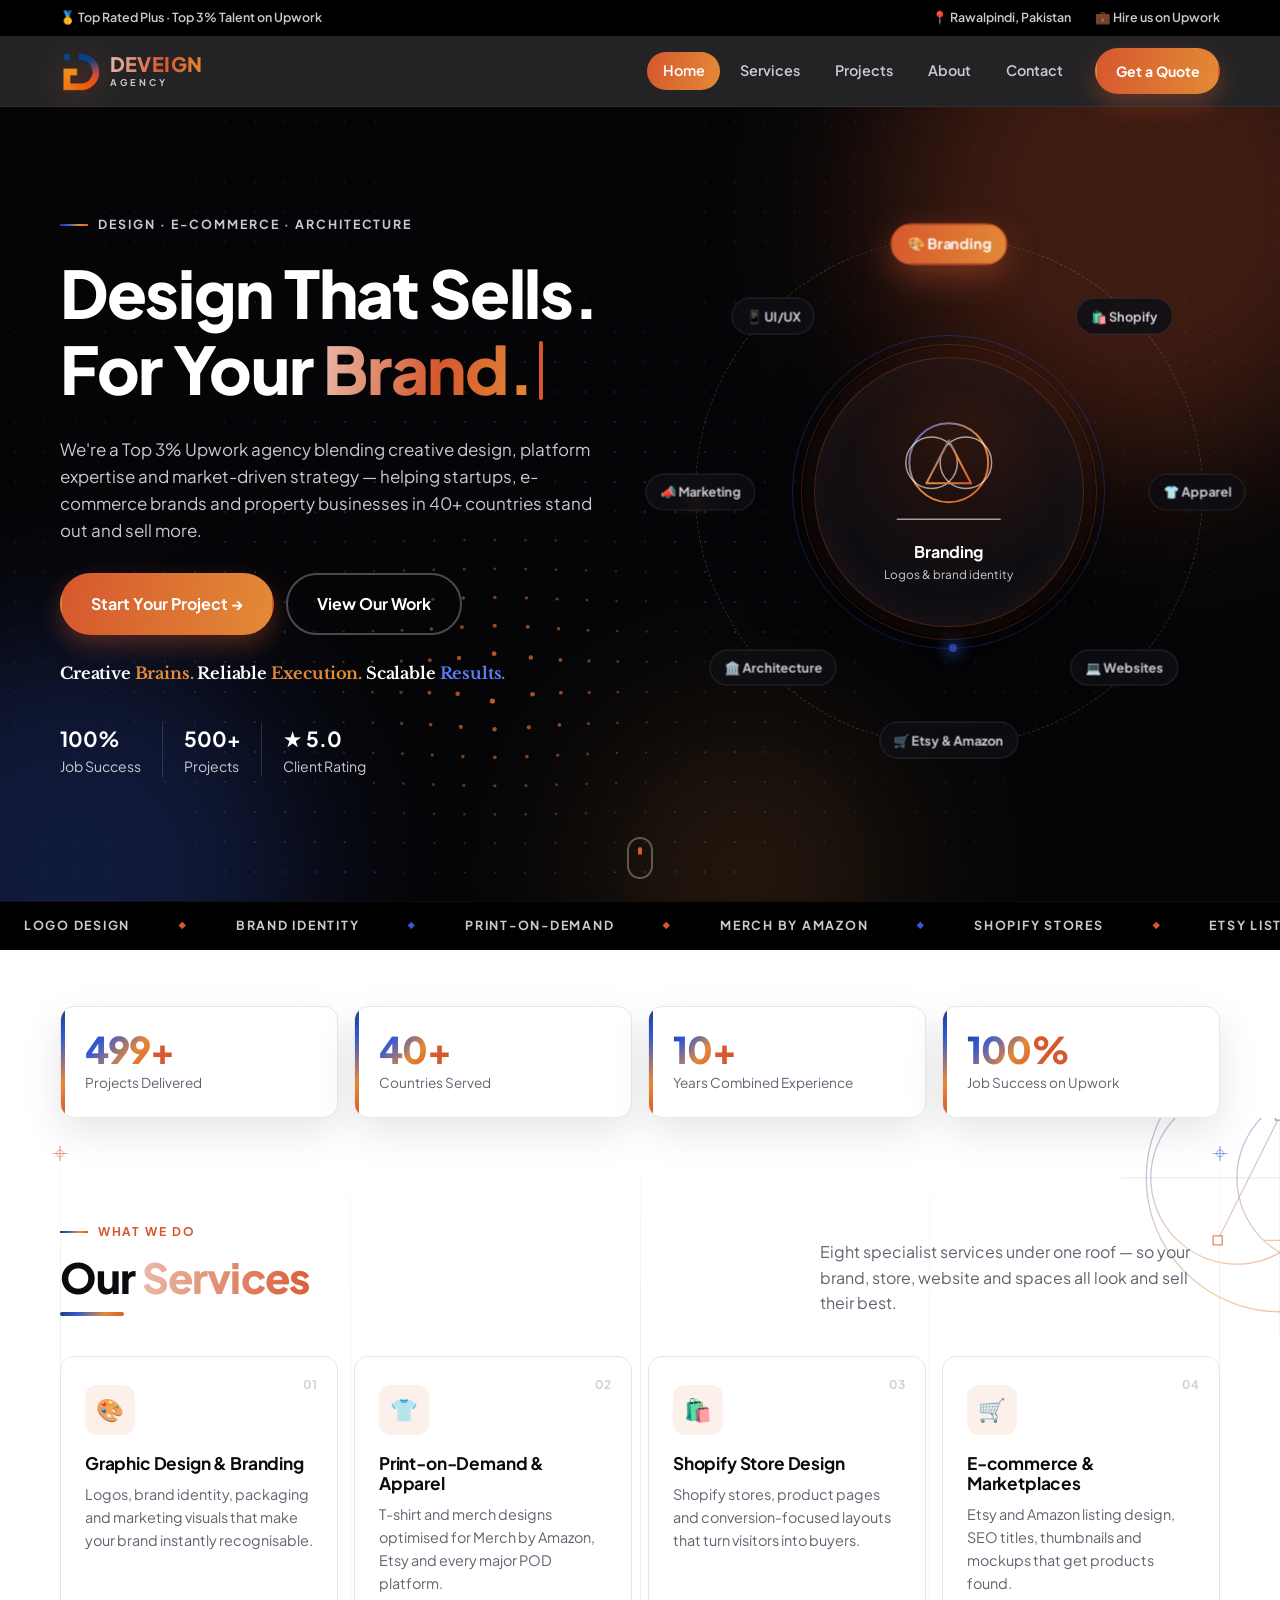
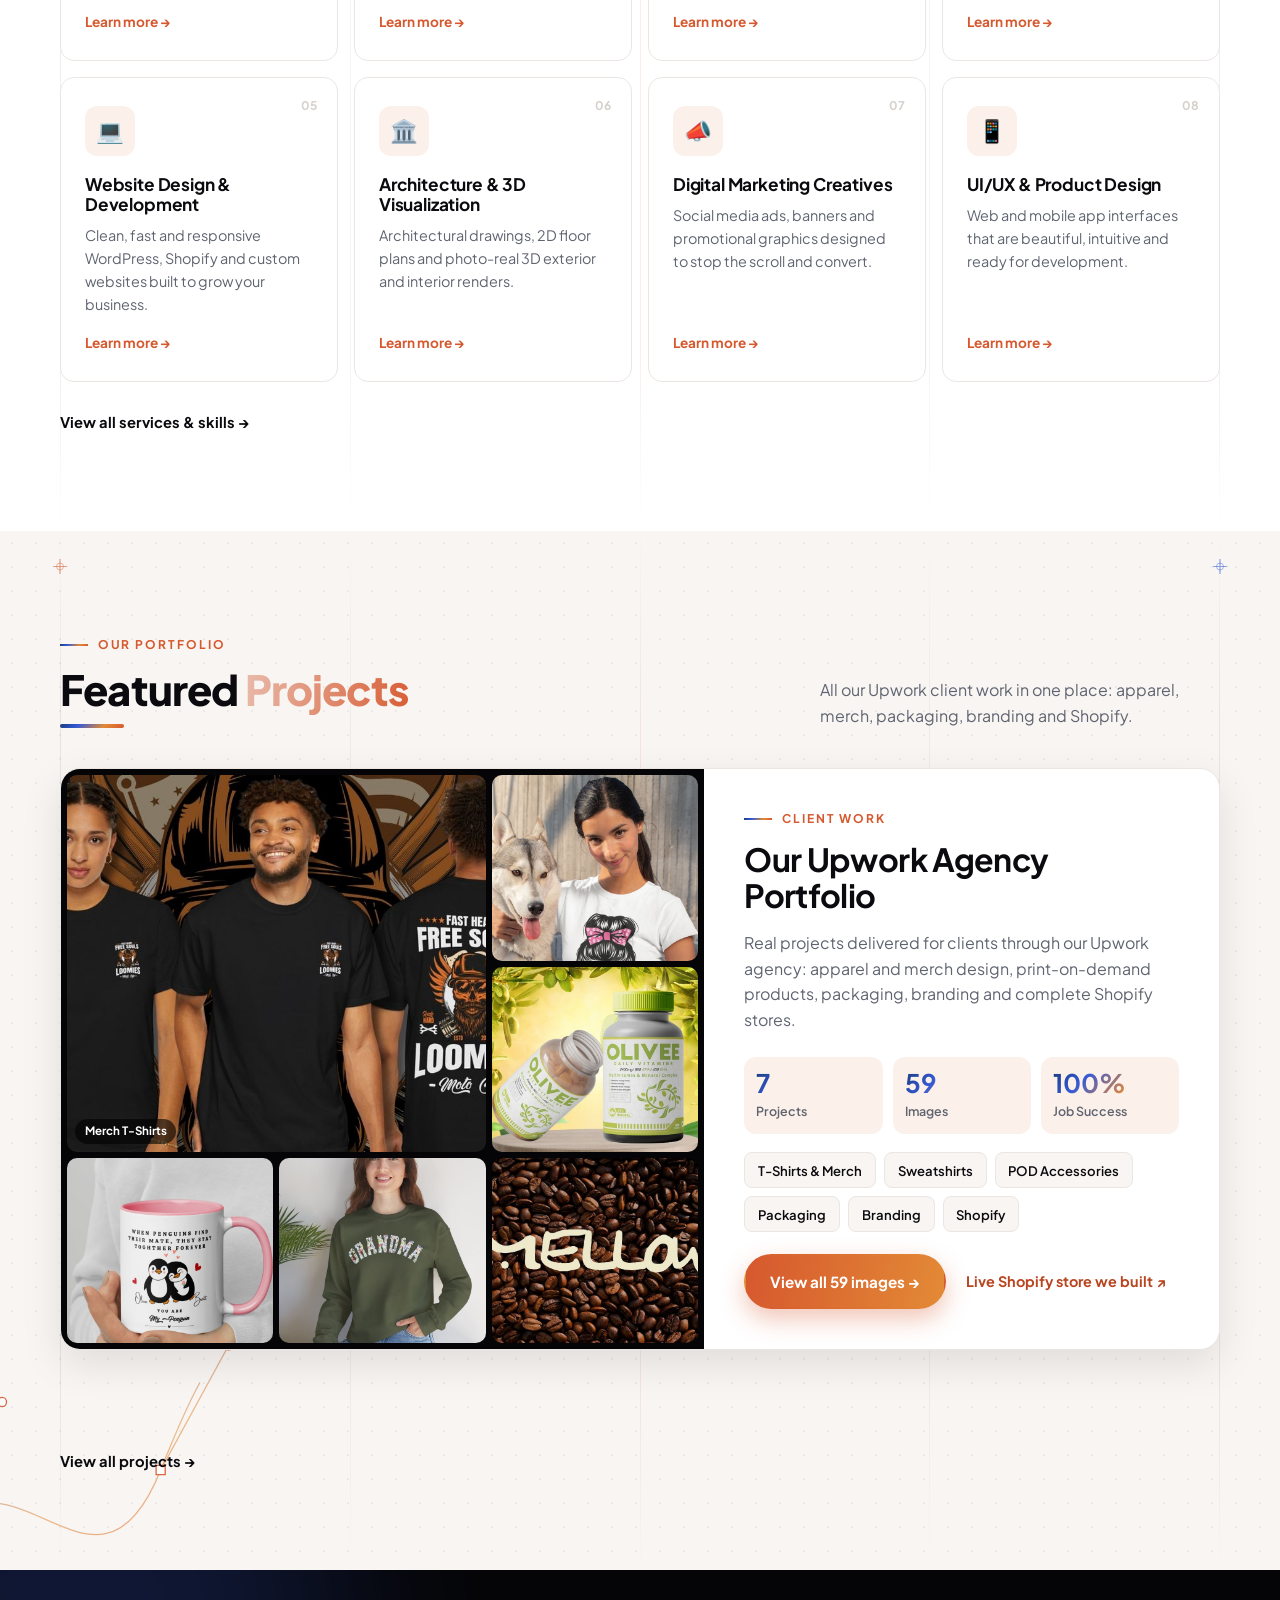
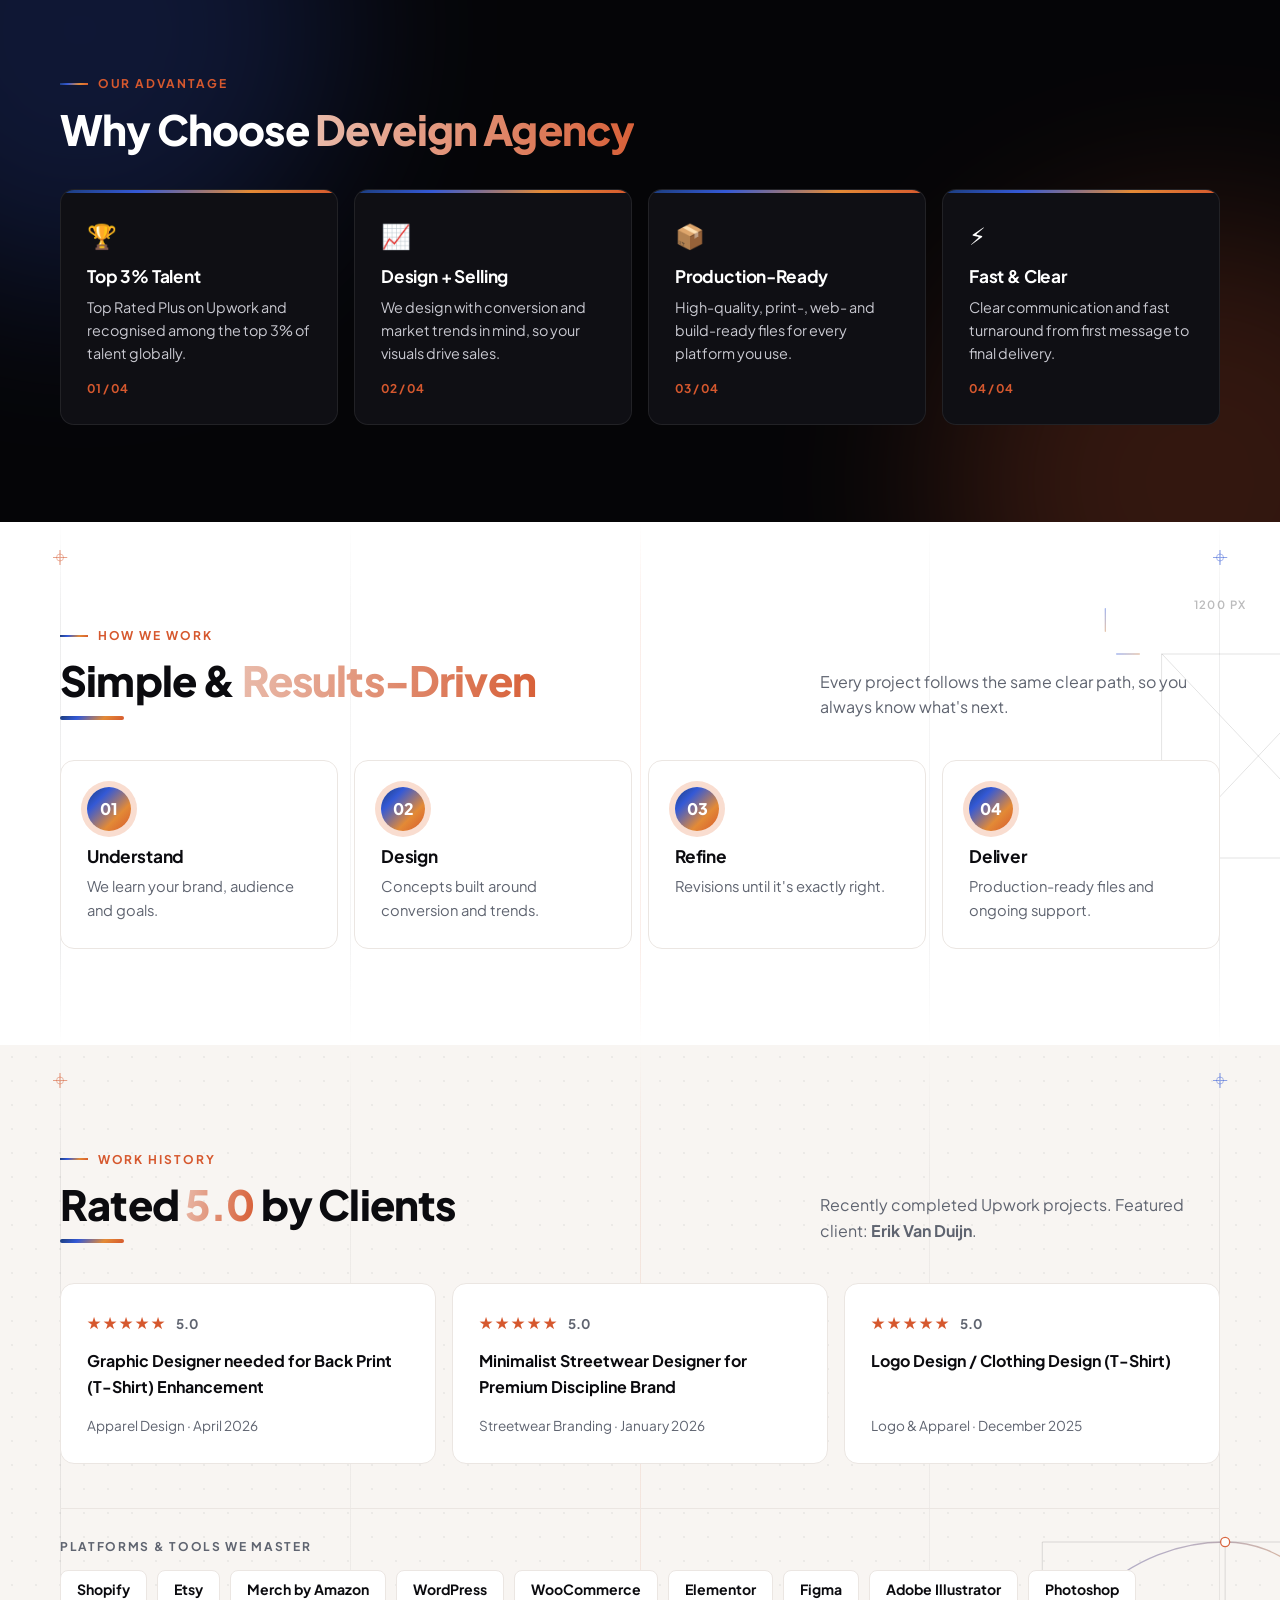
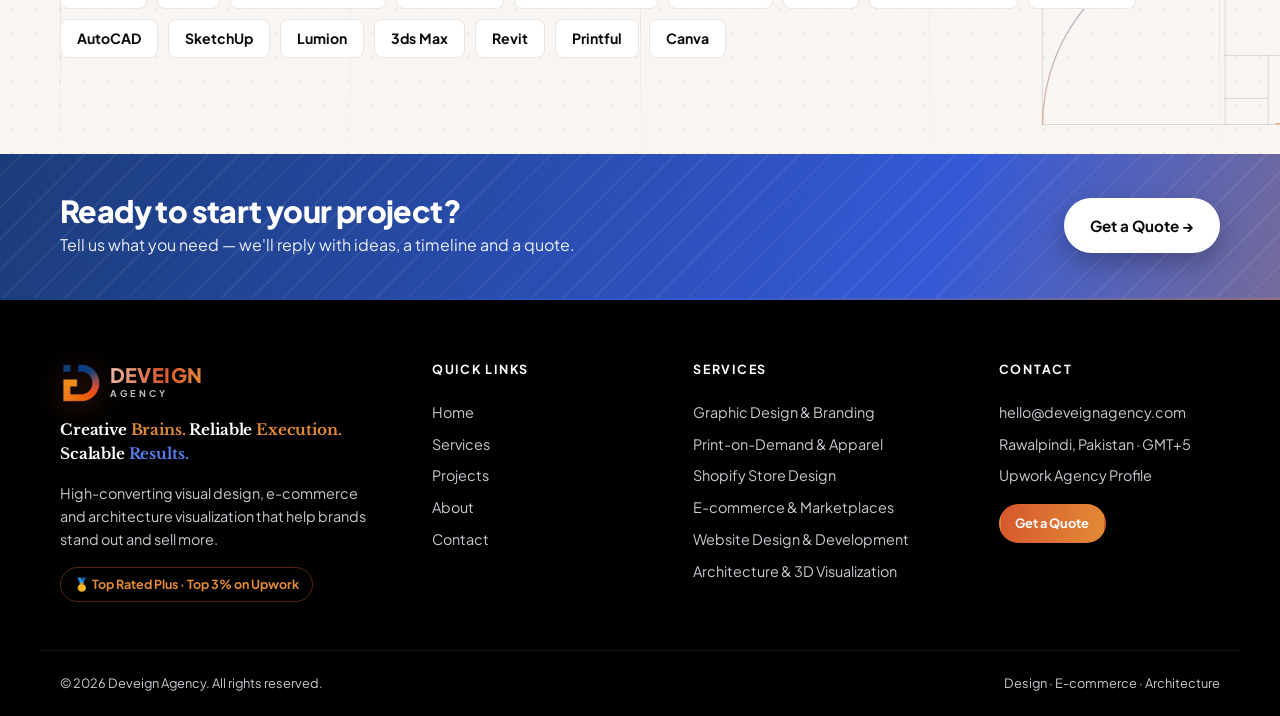
<file: index.html>
<!doctype html>
<html lang="en">
<head>
  <meta charset="utf-8">
  <meta name="viewport" content="width=device-width, initial-scale=1">
  <title>Deveign Agency — Design, E-commerce &amp; Architecture Studio</title>
  <meta name="description" content="Deveign Agency is a Top Rated Plus, Top 3% Upwork agency for branding, print-on-demand, Shopify, Etsy, WordPress websites and architectural 3D visualization.">
  <meta property="og:title" content="Deveign Agency — Design, E-commerce &amp; Architecture Studio">
  <meta property="og:description" content="Deveign Agency is a Top Rated Plus, Top 3% Upwork agency for branding, print-on-demand, Shopify, Etsy, WordPress websites and architectural 3D visualization.">
  <meta property="og:type" content="website">
  <link rel="canonical" href="https://deveignagency.com/">
  <meta property="og:url" content="https://deveignagency.com/">
  <meta property="og:site_name" content="Deveign Agency">
  <meta property="og:image" content="https://deveignagency.com/assets/img/brand/logo-mark.png">
  <meta name="theme-color" content="#000000">
  <link rel="preconnect" href="https://fonts.googleapis.com">
  <link rel="preconnect" href="https://fonts.gstatic.com" crossorigin>
  <link href="https://fonts.googleapis.com/css2?family=Plus+Jakarta+Sans:wght@400;500;600;700;800&family=Libre+Baskerville:wght@400;700&display=swap" rel="stylesheet">
  <link rel="stylesheet" href="/assets/css/styles.css?v=202611052007">
  <script>document.documentElement.classList.add('js')</script>
  <link rel="icon" type="image/png" href="/assets/img/brand/logo-mark.png">
  <script type="application/ld+json">
{
  "@context": "https://schema.org",
  "@type": "LocalBusiness",
  "name": "Deveign Agency",
  "description": "Top 3% Upwork agency for branding, e-commerce, websites, architecture and UI/UX design serving 40+ countries",
  "url": "https://deveignagency.com",
  "logo": "https://deveignagency.com/assets/img/brand/logo-mark.png",
  "image": "https://deveignagency.com/assets/img/brand/logo-mark.png",
  "address": {
    "@type": "PostalAddress",
    "addressLocality": "Rawalpindi",
    "addressCountry": "PK"
  },
  "sameAs": ["https://www.upwork.com/agencies/1889365964050848512/"],
  "priceRange": "$$",
  "areaServed": "Worldwide",
  "knowsAbout": ["Branding", "Shopify", "E-commerce", "UI/UX Design", "Architecture", "3D Visualization", "Print-on-Demand", "Etsy", "Amazon"]
}
  </script>
</head><body data-page="home">
  <a class="skip" href="#main">Skip to content</a>
  <div class="progress" aria-hidden="true"><span id="progressBar"></span></div>
  <div class="topbar">
    <div class="container topbar__inner">
      <span>🥇 Top Rated Plus · Top 3% Talent on Upwork</span>
      <span class="topbar__right">
        <span>📍 Rawalpindi, Pakistan</span>
        <a href="https://www.upwork.com/agencies/1889365964050848512/" target="_blank" rel="noopener">💼 Hire us on Upwork</a>
      </span>
    </div>
  </div>
  <header class="header">
    <div class="container header__inner">
      <a href="/" class="logo" aria-label="Deveign Agency home"><img class="logo__mark" src="/assets/img/brand/logo-mark.png" alt="" width="40" height="40"><span class="logo__text">DEVEIGN<small>Agency</small></span></a>
      <nav class="nav" id="nav" aria-label="Main">
        <a href="/" class="active" aria-current="page">Home</a>
        <a href="/services/">Services</a>
        <a href="/portfolio/">Projects</a>
        <a href="/about/">About</a>
        <a href="/contact/">Contact</a>
        <a href="/contact/" class="btn btn--primary btn--sm">Get a Quote</a>
      </nav>
      <button class="nav-toggle" id="navToggle" aria-label="Open menu" aria-expanded="false" aria-controls="nav">
        <span></span><span></span><span></span>
      </button>
    </div>
  </header>
  <main id="main">
    <!-- HERO -->
    <section class="hero" id="hero">
      <canvas class="hero-canvas" aria-hidden="true"></canvas>
      <div class="hero__aurora" aria-hidden="true"><span></span><span></span><span></span></div>

      <div class="container hero__inner">
        <div class="hero__content">
          <span class="kicker">Design · E-commerce · Architecture</span>
          <h1>Design That Sells.<br>For Your <span class="typed" id="typed" data-words="Brand.|Shopify Store.|Merch Line.|Website.|Etsy Shop.|Dream Home.|Ad Campaign.|Mobile App.">Brand.</span><span class="caret" aria-hidden="true"></span></h1>
          <p class="hero__lead">We're a Top 3% Upwork agency blending creative design, platform expertise and market-driven strategy — helping startups, e-commerce brands and property businesses in 40+ countries stand out and sell more.</p>
          <div class="hero__cta">
            <a href="/contact/" class="btn btn--primary btn--lg">Start Your Project →</a>
            <a href="/portfolio/" class="btn btn--outline btn--lg">View Our Work</a>
          </div>
          <p class="tagline">Creative <em class="t-amber">Brains.</em> Reliable <em class="t-amber">Execution.</em> Scalable <em class="t-blue">Results.</em></p>
          <ul class="hero__trust">
            <li><strong>100%</strong> Job Success</li>
            <li><strong>500+</strong> Projects</li>
            <li><strong>★ 5.0</strong> Client Rating</li>
          </ul>
        </div>

        <!-- Service orbit: a ring of every service around one minimal line drawing -->
        <div class="orbit" id="orbit" aria-hidden="true">
          <div class="orbit__ring orbit__ring--outer" data-depth="12"></div>
          <div class="orbit__ring orbit__ring--inner" data-depth="22"></div>
          <div class="orbit__chips" data-depth="16">
            <div class="orbit__spin">
              <span class="chip" style="--a:0">🎨 Branding</span>
              <span class="chip" style="--a:1">🛍️ Shopify</span>
              <span class="chip" style="--a:2">👕 Apparel</span>
              <span class="chip" style="--a:3">💻 Websites</span>
              <span class="chip" style="--a:4">🛒 Etsy &amp; Amazon</span>
              <span class="chip" style="--a:5">🏛️ Architecture</span>
              <span class="chip" style="--a:6">📣 Marketing</span>
              <span class="chip" style="--a:7">📱 UI/UX</span>
            </div>
          </div>
          <div class="stage" data-depth="30">
            <svg class="art" viewBox="0 0 200 160">
              <defs>
                <linearGradient id="artGrad" x1="0" y1="0" x2="1" y2="1">
                  <stop offset="0" stop-color="#3f63d8"/><stop offset=".55" stop-color="#e38a36"/><stop offset="1" stop-color="#d6582e"/>
                </linearGradient>
              </defs>
              <!-- 0 Branding: logo construction -->
              <g class="art__set">
                <circle cx="100" cy="72" r="46" pathLength="1"/>
                <circle class="soft" cx="80" cy="72" r="30" pathLength="1"/>
                <circle class="soft" cx="120" cy="72" r="30" pathLength="1"/>
                <path d="M74 96 L100 46 L126 96 Z" pathLength="1"/>
                <path class="soft" d="M40 138 H160" pathLength="1"/>
              </g>
              <!-- 1 Shopify: shopping bag + products -->
              <g class="art__set">
                <path d="M62 54 H138 L130 128 H70 Z" pathLength="1"/>
                <path d="M82 54 V44 a18 18 0 0 1 36 0 V54" pathLength="1"/>
                <path class="soft" d="M86 84 q14 14 28 0" pathLength="1"/>
                <path class="soft" d="M40 144 H160" pathLength="1"/>
              </g>
              <!-- 2 Apparel: t-shirt -->
              <g class="art__set">
                <path d="M78 28 L48 42 L58 66 L70 61 V130 H130 V61 L142 66 L152 42 L122 28 C118 38 110 44 100 44 C90 44 82 38 78 28 Z" pathLength="1"/>
                <circle class="soft" cx="100" cy="82" r="16" pathLength="1"/>
                <path class="soft" d="M86 108 H114" pathLength="1"/>
              </g>
              <!-- 3 Websites: browser layout -->
              <g class="art__set">
                <rect x="30" y="30" width="140" height="100" rx="8" pathLength="1"/>
                <path class="soft" d="M30 46 H170" pathLength="1"/>
                <path d="M44 64 H110 M44 76 H92" pathLength="1"/>
                <rect class="soft" x="122" y="58" width="36" height="28" rx="4" pathLength="1"/>
                <path class="soft" d="M44 102 H76 M86 102 H118 M128 102 H158" pathLength="1"/>
              </g>
              <!-- 4 Etsy & Amazon: listing frames -->
              <g class="art__set">
                <rect x="38" y="28" width="56" height="48" rx="5" pathLength="1"/>
                <rect x="106" y="28" width="56" height="48" rx="5" pathLength="1"/>
                <rect x="38" y="86" width="56" height="48" rx="5" pathLength="1"/>
                <rect x="106" y="86" width="56" height="48" rx="5" pathLength="1"/>
                <path class="soft" d="M46 68 L60 52 L70 62 L78 54 L88 68 M114 126 L128 110 L138 120 L146 112 L156 126" pathLength="1"/>
              </g>
              <!-- 5 Architecture: modern house -->
              <g class="art__set">
                <path d="M34 132 H166" pathLength="1"/>
                <path d="M46 132 V76 H112 V132 M98 76 V44 H156 V132" pathLength="1"/>
                <path class="soft" d="M40 76 H118 M92 44 H162" pathLength="1"/>
                <rect class="soft" x="58" y="92" width="26" height="22" pathLength="1"/>
                <rect class="soft" x="112" y="56" width="32" height="20" pathLength="1"/>
                <path class="soft" d="M122 132 V100 H142 V132" pathLength="1"/>
              </g>
              <!-- 6 Marketing: phone ad + growth -->
              <g class="art__set">
                <rect x="62" y="22" width="76" height="120" rx="12" pathLength="1"/>
                <path class="soft" d="M90 32 H110" pathLength="1"/>
                <path d="M76 110 L92 92 L106 100 L124 74" pathLength="1"/>
                <path d="M112 74 H124 V86" pathLength="1"/>
                <path class="soft" d="M76 56 H124 M76 66 H104" pathLength="1"/>
              </g>
              <!-- 7 UI/UX: app screen + cursor -->
              <g class="art__set">
                <rect x="50" y="24" width="72" height="116" rx="12" pathLength="1"/>
                <circle class="soft" cx="86" cy="62" r="14" pathLength="1"/>
                <path class="soft" d="M64 90 H108 M64 102 H96" pathLength="1"/>
                <rect class="soft" x="64" y="114" width="44" height="14" rx="7" pathLength="1"/>
                <path d="M128 92 V120 L135 113 L141 126 L146 124 L140 111 L150 111 Z" pathLength="1"/>
              </g>
            </svg>
            <div class="stage__label"><strong id="stageTitle">Branding</strong><span id="stageSub">Logos &amp; brand identity</span></div>
          </div>
        </div>
      </div>
      <a href="#stats" class="hero__scroll" aria-label="Scroll down"><span></span></a>
    </section>

    <!-- TICKER -->
    <div class="ticker" aria-hidden="true"><div class="ticker__track"><span>Logo Design</span><span>Brand Identity</span><span>Print-on-Demand</span><span>Merch by Amazon</span><span>Shopify Stores</span><span>Etsy Listings</span><span>WordPress Websites</span><span>3D Rendering</span><span>Floor Plans</span><span>Packaging</span><span>Social Media Ads</span><span>UI/UX Design</span><span>Logo Design</span><span>Brand Identity</span><span>Print-on-Demand</span><span>Merch by Amazon</span><span>Shopify Stores</span><span>Etsy Listings</span><span>WordPress Websites</span><span>3D Rendering</span><span>Floor Plans</span><span>Packaging</span><span>Social Media Ads</span><span>UI/UX Design</span></div></div>

    <!-- STATS -->
    <section class="stats" id="stats">
      <div class="container stats__grid">
        <div class="stat"><strong><span data-count="500">500</span><em>+</em></strong><span>Projects Delivered</span></div>
        <div class="stat"><strong><span data-count="40">40</span><em>+</em></strong><span>Countries Served</span></div>
        <div class="stat"><strong><span data-count="10">10</span><em>+</em></strong><span>Years Combined Experience</span></div>
        <div class="stat"><strong><span data-count="100">100</span><em>%</em></strong><span>Job Success on Upwork</span></div>
      </div>
    </section>

    <!-- SERVICES -->
    <section class="section">
      <div class="container">
        <div class="head-row">
          <div>
            <span class="eyebrow">What we do</span>
            <h2>Our <span class="hl">Services</span></h2>
          </div>
          <p>Eight specialist services under one roof — so your brand, store, website and spaces all look and sell their best.</p>
        </div>
        <div class="cards cards--4">
          <a class="card" href="/services/#branding">
            <span class="card__num">01</span>
            <div class="card__icon">🎨</div>
            <h3>Graphic Design &amp; Branding</h3>
            <p>Logos, brand identity, packaging and marketing visuals that make your brand instantly recognisable.</p>
            <span class="card__more">Learn more →</span>
          </a>
          <a class="card" href="/services/#pod">
            <span class="card__num">02</span>
            <div class="card__icon">👕</div>
            <h3>Print-on-Demand &amp; Apparel</h3>
            <p>T-shirt and merch designs optimised for Merch by Amazon, Etsy and every major POD platform.</p>
            <span class="card__more">Learn more →</span>
          </a>
          <a class="card" href="/services/#shopify">
            <span class="card__num">03</span>
            <div class="card__icon">🛍️</div>
            <h3>Shopify Store Design</h3>
            <p>Shopify stores, product pages and conversion-focused layouts that turn visitors into buyers.</p>
            <span class="card__more">Learn more →</span>
          </a>
          <a class="card" href="/services/#ecommerce">
            <span class="card__num">04</span>
            <div class="card__icon">🛒</div>
            <h3>E-commerce &amp; Marketplaces</h3>
            <p>Etsy and Amazon listing design, SEO titles, thumbnails and mockups that get products found.</p>
            <span class="card__more">Learn more →</span>
          </a>
          <a class="card" href="/services/#web">
            <span class="card__num">05</span>
            <div class="card__icon">💻</div>
            <h3>Website Design &amp; Development</h3>
            <p>Clean, fast and responsive WordPress, Shopify and custom websites built to grow your business.</p>
            <span class="card__more">Learn more →</span>
          </a>
          <a class="card" href="/services/#architecture">
            <span class="card__num">06</span>
            <div class="card__icon">🏛️</div>
            <h3>Architecture &amp; 3D Visualization</h3>
            <p>Architectural drawings, 2D floor plans and photo-real 3D exterior and interior renders.</p>
            <span class="card__more">Learn more →</span>
          </a>
          <a class="card" href="/services/#marketing">
            <span class="card__num">07</span>
            <div class="card__icon">📣</div>
            <h3>Digital Marketing Creatives</h3>
            <p>Social media ads, banners and promotional graphics designed to stop the scroll and convert.</p>
            <span class="card__more">Learn more →</span>
          </a>
          <a class="card" href="/services/#uiux">
            <span class="card__num">08</span>
            <div class="card__icon">📱</div>
            <h3>UI/UX &amp; Product Design</h3>
            <p>Web and mobile app interfaces that are beautiful, intuitive and ready for development.</p>
            <span class="card__more">Learn more →</span>
          </a>
        </div>
        <a href="/services/" class="link-more">View all services &amp; skills →</a>
      </div>
    </section>

    <!-- FEATURED WORK -->
    <section class="section section--alt">
      <div class="container">
        <div class="head-row">
          <div>
            <span class="eyebrow">Our portfolio</span>
            <h2>Featured <span class="hl">Projects</span></h2>
          </div>
          <p>All our Upwork client work in one place: apparel, merch, packaging, branding and Shopify.</p>
        </div>
        <div class="cw" id="client-work">
          <div class="cw__mosaic"><button type="button" class="cw__tile cw__tile--big" data-start="0" aria-label="Open gallery: Merch T-Shirts"><img src="/assets/img/work/merch-tshirt-designs/cover.jpg" alt="Merch T-Shirts" loading="lazy"><span>Merch T-Shirts</span></button><button type="button" class="cw__tile" data-start="19" aria-label="Open gallery: Women's Apparel"><img src="/assets/img/work/womens-tshirt-designs/cover.jpg" alt="Women's Apparel" loading="lazy"><span>Women's Apparel</span></button><button type="button" class="cw__tile" data-start="50" aria-label="Open gallery: Packaging"><img src="/assets/img/work/product-packaging-design/cover.jpg" alt="Packaging" loading="lazy"><span>Packaging</span></button><button type="button" class="cw__tile" data-start="36" aria-label="Open gallery: POD Accessories"><img src="/assets/img/work/pod-accessories/cover.jpg" alt="POD Accessories" loading="lazy"><span>POD Accessories</span></button><button type="button" class="cw__tile" data-start="25" aria-label="Open gallery: Sweatshirts"><img src="/assets/img/work/sweatshirt-merch-designs/cover.jpg" alt="Sweatshirts" loading="lazy"><span>Sweatshirts</span></button><button type="button" class="cw__tile" data-start="58" aria-label="Open gallery: Branding"><img src="/assets/img/work/mellow-coffee-branding/cover.jpg" alt="Branding" loading="lazy"><span>Branding</span></button></div>
          <div class="cw__text">
            <span class="eyebrow">Client work</span>
            <h3>Our Upwork Agency Portfolio</h3>
            <p>Real projects delivered for clients through our Upwork agency: apparel and merch design, print-on-demand products, packaging, branding and complete Shopify stores.</p>
            <div class="cw__stats">
              <div><strong>7</strong><span>Projects</span></div>
              <div><strong>59</strong><span>Images</span></div>
              <div><strong>100%</strong><span>Job Success</span></div>
            </div>
            <div class="chips cw__chips"><span>T-Shirts &amp; Merch</span><span>Sweatshirts</span><span>POD Accessories</span><span>Packaging</span><span>Branding</span><span>Shopify</span></div>
            <div class="cw__cta">
              <button type="button" class="btn btn--primary" data-start="0">View all 59 images →</button>
              <a href="https://customprinted.com/" target="_blank" rel="noopener" class="cw__live">Live Shopify store we built ↗</a>
            </div>
          </div>
          <template class="work__details">
            <div class="gallery">
              <div class="gallery__stage">
                <img class="gallery__main" src="/assets/img/work/merch-tshirt-designs/01.jpg" alt="Client work">
                <button type="button" class="gallery__nav gallery__nav--prev" aria-label="Previous image">‹</button>
                <button type="button" class="gallery__nav gallery__nav--next" aria-label="Next image">›</button>
                <span class="gallery__count">1 / 59</span>
                <span class="gallery__caption">Merchandise T-Shirt Designs</span>
              </div>
              <div class="gallery__thumbs"><button type="button" class="gallery__thumb is-active" data-index="0" data-caption="Merchandise T-Shirt Designs" aria-label="Image 1 of 59: Merchandise T-Shirt Designs"><img src="/assets/img/work/merch-tshirt-designs/01.jpg" alt="" loading="lazy"></button><button type="button" class="gallery__thumb" data-index="1" data-caption="Merchandise T-Shirt Designs" aria-label="Image 2 of 59: Merchandise T-Shirt Designs"><img src="/assets/img/work/merch-tshirt-designs/02.jpg" alt="" loading="lazy"></button><button type="button" class="gallery__thumb" data-index="2" data-caption="Merchandise T-Shirt Designs" aria-label="Image 3 of 59: Merchandise T-Shirt Designs"><img src="/assets/img/work/merch-tshirt-designs/03.jpg" alt="" loading="lazy"></button><button type="button" class="gallery__thumb" data-index="3" data-caption="Merchandise T-Shirt Designs" aria-label="Image 4 of 59: Merchandise T-Shirt Designs"><img src="/assets/img/work/merch-tshirt-designs/04.jpg" alt="" loading="lazy"></button><button type="button" class="gallery__thumb" data-index="4" data-caption="Merchandise T-Shirt Designs" aria-label="Image 5 of 59: Merchandise T-Shirt Designs"><img src="/assets/img/work/merch-tshirt-designs/05.jpg" alt="" loading="lazy"></button><button type="button" class="gallery__thumb" data-index="5" data-caption="Merchandise T-Shirt Designs" aria-label="Image 6 of 59: Merchandise T-Shirt Designs"><img src="/assets/img/work/merch-tshirt-designs/06.jpg" alt="" loading="lazy"></button><button type="button" class="gallery__thumb" data-index="6" data-caption="Merchandise T-Shirt Designs" aria-label="Image 7 of 59: Merchandise T-Shirt Designs"><img src="/assets/img/work/merch-tshirt-designs/07.jpg" alt="" loading="lazy"></button><button type="button" class="gallery__thumb" data-index="7" data-caption="Merchandise T-Shirt Designs" aria-label="Image 8 of 59: Merchandise T-Shirt Designs"><img src="/assets/img/work/merch-tshirt-designs/08.jpg" alt="" loading="lazy"></button><button type="button" class="gallery__thumb" data-index="8" data-caption="Merchandise T-Shirt Designs" aria-label="Image 9 of 59: Merchandise T-Shirt Designs"><img src="/assets/img/work/merch-tshirt-designs/09.jpg" alt="" loading="lazy"></button><button type="button" class="gallery__thumb" data-index="9" data-caption="Merchandise T-Shirt Designs" aria-label="Image 10 of 59: Merchandise T-Shirt Designs"><img src="/assets/img/work/merch-tshirt-designs/10.jpg" alt="" loading="lazy"></button><button type="button" class="gallery__thumb" data-index="10" data-caption="Merchandise T-Shirt Designs" aria-label="Image 11 of 59: Merchandise T-Shirt Designs"><img src="/assets/img/work/merch-tshirt-designs/11.jpg" alt="" loading="lazy"></button><button type="button" class="gallery__thumb" data-index="11" data-caption="Merchandise T-Shirt Designs" aria-label="Image 12 of 59: Merchandise T-Shirt Designs"><img src="/assets/img/work/merch-tshirt-designs/12.jpg" alt="" loading="lazy"></button><button type="button" class="gallery__thumb" data-index="12" data-caption="Merchandise T-Shirt Designs" aria-label="Image 13 of 59: Merchandise T-Shirt Designs"><img src="/assets/img/work/merch-tshirt-designs/13.jpg" alt="" loading="lazy"></button><button type="button" class="gallery__thumb" data-index="13" data-caption="Merchandise T-Shirt Designs" aria-label="Image 14 of 59: Merchandise T-Shirt Designs"><img src="/assets/img/work/merch-tshirt-designs/14.jpg" alt="" loading="lazy"></button><button type="button" class="gallery__thumb" data-index="14" data-caption="Merchandise T-Shirt Designs" aria-label="Image 15 of 59: Merchandise T-Shirt Designs"><img src="/assets/img/work/merch-tshirt-designs/15.jpg" alt="" loading="lazy"></button><button type="button" class="gallery__thumb" data-index="15" data-caption="Merchandise T-Shirt Designs" aria-label="Image 16 of 59: Merchandise T-Shirt Designs"><img src="/assets/img/work/merch-tshirt-designs/16.jpg" alt="" loading="lazy"></button><button type="button" class="gallery__thumb" data-index="16" data-caption="Merchandise T-Shirt Designs" aria-label="Image 17 of 59: Merchandise T-Shirt Designs"><img src="/assets/img/work/merch-tshirt-designs/17.jpg" alt="" loading="lazy"></button><button type="button" class="gallery__thumb" data-index="17" data-caption="Merchandise T-Shirt Designs" aria-label="Image 18 of 59: Merchandise T-Shirt Designs"><img src="/assets/img/work/merch-tshirt-designs/18.jpg" alt="" loading="lazy"></button><button type="button" class="gallery__thumb" data-index="18" data-caption="Merchandise T-Shirt Designs" aria-label="Image 19 of 59: Merchandise T-Shirt Designs"><img src="/assets/img/work/merch-tshirt-designs/19.jpg" alt="" loading="lazy"></button><button type="button" class="gallery__thumb" data-index="19" data-caption="Women's T-Shirt Designs" aria-label="Image 20 of 59: Women's T-Shirt Designs"><img src="/assets/img/work/womens-tshirt-designs/01.jpg" alt="" loading="lazy"></button><button type="button" class="gallery__thumb" data-index="20" data-caption="Women's T-Shirt Designs" aria-label="Image 21 of 59: Women's T-Shirt Designs"><img src="/assets/img/work/womens-tshirt-designs/02.jpg" alt="" loading="lazy"></button><button type="button" class="gallery__thumb" data-index="21" data-caption="Women's T-Shirt Designs" aria-label="Image 22 of 59: Women's T-Shirt Designs"><img src="/assets/img/work/womens-tshirt-designs/03.jpg" alt="" loading="lazy"></button><button type="button" class="gallery__thumb" data-index="22" data-caption="Women's T-Shirt Designs" aria-label="Image 23 of 59: Women's T-Shirt Designs"><img src="/assets/img/work/womens-tshirt-designs/04.jpg" alt="" loading="lazy"></button><button type="button" class="gallery__thumb" data-index="23" data-caption="Women's T-Shirt Designs" aria-label="Image 24 of 59: Women's T-Shirt Designs"><img src="/assets/img/work/womens-tshirt-designs/05.jpg" alt="" loading="lazy"></button><button type="button" class="gallery__thumb" data-index="24" data-caption="Women's T-Shirt Designs" aria-label="Image 25 of 59: Women's T-Shirt Designs"><img src="/assets/img/work/womens-tshirt-designs/06.jpg" alt="" loading="lazy"></button><button type="button" class="gallery__thumb" data-index="25" data-caption="Sweatshirt Merch Designs" aria-label="Image 26 of 59: Sweatshirt Merch Designs"><img src="/assets/img/work/sweatshirt-merch-designs/01.jpg" alt="" loading="lazy"></button><button type="button" class="gallery__thumb" data-index="26" data-caption="Sweatshirt Merch Designs" aria-label="Image 27 of 59: Sweatshirt Merch Designs"><img src="/assets/img/work/sweatshirt-merch-designs/02.jpg" alt="" loading="lazy"></button><button type="button" class="gallery__thumb" data-index="27" data-caption="Sweatshirt Merch Designs" aria-label="Image 28 of 59: Sweatshirt Merch Designs"><img src="/assets/img/work/sweatshirt-merch-designs/03.jpg" alt="" loading="lazy"></button><button type="button" class="gallery__thumb" data-index="28" data-caption="Sweatshirt Merch Designs" aria-label="Image 29 of 59: Sweatshirt Merch Designs"><img src="/assets/img/work/sweatshirt-merch-designs/04.jpg" alt="" loading="lazy"></button><button type="button" class="gallery__thumb" data-index="29" data-caption="Sweatshirt Merch Designs" aria-label="Image 30 of 59: Sweatshirt Merch Designs"><img src="/assets/img/work/sweatshirt-merch-designs/05.jpg" alt="" loading="lazy"></button><button type="button" class="gallery__thumb" data-index="30" data-caption="Sweatshirt Merch Designs" aria-label="Image 31 of 59: Sweatshirt Merch Designs"><img src="/assets/img/work/sweatshirt-merch-designs/06.jpg" alt="" loading="lazy"></button><button type="button" class="gallery__thumb" data-index="31" data-caption="Sweatshirt Merch Designs" aria-label="Image 32 of 59: Sweatshirt Merch Designs"><img src="/assets/img/work/sweatshirt-merch-designs/07.jpg" alt="" loading="lazy"></button><button type="button" class="gallery__thumb" data-index="32" data-caption="Sweatshirt Merch Designs" aria-label="Image 33 of 59: Sweatshirt Merch Designs"><img src="/assets/img/work/sweatshirt-merch-designs/08.jpg" alt="" loading="lazy"></button><button type="button" class="gallery__thumb" data-index="33" data-caption="Sweatshirt Merch Designs" aria-label="Image 34 of 59: Sweatshirt Merch Designs"><img src="/assets/img/work/sweatshirt-merch-designs/09.jpg" alt="" loading="lazy"></button><button type="button" class="gallery__thumb" data-index="34" data-caption="Sweatshirt Merch Designs" aria-label="Image 35 of 59: Sweatshirt Merch Designs"><img src="/assets/img/work/sweatshirt-merch-designs/10.jpg" alt="" loading="lazy"></button><button type="button" class="gallery__thumb" data-index="35" data-caption="Sweatshirt Merch Designs" aria-label="Image 36 of 59: Sweatshirt Merch Designs"><img src="/assets/img/work/sweatshirt-merch-designs/11.jpg" alt="" loading="lazy"></button><button type="button" class="gallery__thumb" data-index="36" data-caption="Print-on-Demand Accessories" aria-label="Image 37 of 59: Print-on-Demand Accessories"><img src="/assets/img/work/pod-accessories/01.jpg" alt="" loading="lazy"></button><button type="button" class="gallery__thumb" data-index="37" data-caption="Print-on-Demand Accessories" aria-label="Image 38 of 59: Print-on-Demand Accessories"><img src="/assets/img/work/pod-accessories/02.jpg" alt="" loading="lazy"></button><button type="button" class="gallery__thumb" data-index="38" data-caption="Print-on-Demand Accessories" aria-label="Image 39 of 59: Print-on-Demand Accessories"><img src="/assets/img/work/pod-accessories/03.jpg" alt="" loading="lazy"></button><button type="button" class="gallery__thumb" data-index="39" data-caption="Print-on-Demand Accessories" aria-label="Image 40 of 59: Print-on-Demand Accessories"><img src="/assets/img/work/pod-accessories/04.jpg" alt="" loading="lazy"></button><button type="button" class="gallery__thumb" data-index="40" data-caption="Print-on-Demand Accessories" aria-label="Image 41 of 59: Print-on-Demand Accessories"><img src="/assets/img/work/pod-accessories/05.jpg" alt="" loading="lazy"></button><button type="button" class="gallery__thumb" data-index="41" data-caption="Print-on-Demand Accessories" aria-label="Image 42 of 59: Print-on-Demand Accessories"><img src="/assets/img/work/pod-accessories/06.jpg" alt="" loading="lazy"></button><button type="button" class="gallery__thumb" data-index="42" data-caption="Print-on-Demand Accessories" aria-label="Image 43 of 59: Print-on-Demand Accessories"><img src="/assets/img/work/pod-accessories/07.jpg" alt="" loading="lazy"></button><button type="button" class="gallery__thumb" data-index="43" data-caption="Print-on-Demand Accessories" aria-label="Image 44 of 59: Print-on-Demand Accessories"><img src="/assets/img/work/pod-accessories/08.jpg" alt="" loading="lazy"></button><button type="button" class="gallery__thumb" data-index="44" data-caption="Print-on-Demand Accessories" aria-label="Image 45 of 59: Print-on-Demand Accessories"><img src="/assets/img/work/pod-accessories/09.jpg" alt="" loading="lazy"></button><button type="button" class="gallery__thumb" data-index="45" data-caption="Print-on-Demand Accessories" aria-label="Image 46 of 59: Print-on-Demand Accessories"><img src="/assets/img/work/pod-accessories/10.jpg" alt="" loading="lazy"></button><button type="button" class="gallery__thumb" data-index="46" data-caption="Print-on-Demand Accessories" aria-label="Image 47 of 59: Print-on-Demand Accessories"><img src="/assets/img/work/pod-accessories/11.jpg" alt="" loading="lazy"></button><button type="button" class="gallery__thumb" data-index="47" data-caption="Print-on-Demand Accessories" aria-label="Image 48 of 59: Print-on-Demand Accessories"><img src="/assets/img/work/pod-accessories/12.jpg" alt="" loading="lazy"></button><button type="button" class="gallery__thumb" data-index="48" data-caption="Print-on-Demand Accessories" aria-label="Image 49 of 59: Print-on-Demand Accessories"><img src="/assets/img/work/pod-accessories/13.jpg" alt="" loading="lazy"></button><button type="button" class="gallery__thumb" data-index="49" data-caption="Print-on-Demand Accessories" aria-label="Image 50 of 59: Print-on-Demand Accessories"><img src="/assets/img/work/pod-accessories/14.jpg" alt="" loading="lazy"></button><button type="button" class="gallery__thumb" data-index="50" data-caption="Olivee Daily Vitamins Packaging" aria-label="Image 51 of 59: Olivee Daily Vitamins Packaging"><img src="/assets/img/work/product-packaging-design/01.jpg" alt="" loading="lazy"></button><button type="button" class="gallery__thumb" data-index="51" data-caption="Olivee Daily Vitamins Packaging" aria-label="Image 52 of 59: Olivee Daily Vitamins Packaging"><img src="/assets/img/work/product-packaging-design/02.jpg" alt="" loading="lazy"></button><button type="button" class="gallery__thumb" data-index="52" data-caption="Olivee Daily Vitamins Packaging" aria-label="Image 53 of 59: Olivee Daily Vitamins Packaging"><img src="/assets/img/work/product-packaging-design/03.jpg" alt="" loading="lazy"></button><button type="button" class="gallery__thumb" data-index="53" data-caption="Olivee Daily Vitamins Packaging" aria-label="Image 54 of 59: Olivee Daily Vitamins Packaging"><img src="/assets/img/work/product-packaging-design/04.jpg" alt="" loading="lazy"></button><button type="button" class="gallery__thumb" data-index="54" data-caption="Olivee Daily Vitamins Packaging" aria-label="Image 55 of 59: Olivee Daily Vitamins Packaging"><img src="/assets/img/work/product-packaging-design/05.jpg" alt="" loading="lazy"></button><button type="button" class="gallery__thumb" data-index="55" data-caption="Olivee Daily Vitamins Packaging" aria-label="Image 56 of 59: Olivee Daily Vitamins Packaging"><img src="/assets/img/work/product-packaging-design/06.jpg" alt="" loading="lazy"></button><button type="button" class="gallery__thumb" data-index="56" data-caption="Olivee Daily Vitamins Packaging" aria-label="Image 57 of 59: Olivee Daily Vitamins Packaging"><img src="/assets/img/work/product-packaging-design/07.jpg" alt="" loading="lazy"></button><button type="button" class="gallery__thumb" data-index="57" data-caption="Olivee Daily Vitamins Packaging" aria-label="Image 58 of 59: Olivee Daily Vitamins Packaging"><img src="/assets/img/work/product-packaging-design/08.jpg" alt="" loading="lazy"></button><button type="button" class="gallery__thumb" data-index="58" data-caption="MELLOW® Coffee Shop Branding" aria-label="Image 59 of 59: MELLOW® Coffee Shop Branding"><img src="/assets/img/work/mellow-coffee-branding/01.jpg" alt="" loading="lazy"></button></div>
            </div>
            <div class="modal__body">
              <div class="modal__tags"><span class="pill">Client work</span><span class="pill pill--ok">Upwork agency</span></div>
              <h3>Our Upwork Agency Portfolio</h3>
              <p>Real projects delivered for clients through Upwork. Jump to a project:</p>
              <ul class="cw__jumps"><li><button type="button" class="cw__jump" data-jump="0">Merchandise T-Shirt Designs <small>19</small></button></li><li><button type="button" class="cw__jump" data-jump="19">Women's T-Shirt Designs <small>6</small></button></li><li><button type="button" class="cw__jump" data-jump="25">Sweatshirt Merch Designs <small>11</small></button></li><li><button type="button" class="cw__jump" data-jump="36">Print-on-Demand Accessories <small>14</small></button></li><li><button type="button" class="cw__jump" data-jump="50">Olivee Daily Vitamins Packaging <small>8</small></button></li><li><button type="button" class="cw__jump" data-jump="58">MELLOW® Coffee Shop Branding <small>1</small></button></li></ul>
              <p class="cw__shopify"><strong>Plus:</strong> an end-to-end Shopify store with POD designs and product listings, built from brand identity to launch. <a href="https://customprinted.com/" target="_blank" rel="noopener">Visit customprinted.com ↗</a></p>
              <h4>Tools</h4>
              <div class="chips"><span>Adobe Illustrator</span><span>Photoshop</span><span>Shopify</span><span>Printify</span><span>Printful</span></div>
              <a href="/contact/" class="btn btn--primary">Start your project →</a>
            </div>
          </template>
        </div>
        <a href="/portfolio/" class="link-more">View all projects →</a>
      </div>
    </section>

    <dialog class="modal" id="workModal" aria-label="Project details">
      <button class="modal__close" type="button" aria-label="Close">✕</button>
      <div class="modal__content"></div>
    </dialog>

    <!-- WHY -->
    <section class="section dark">
      <div class="container">
        <span class="eyebrow">Our advantage</span>
        <h2>Why Choose <span class="hl">Deveign Agency</span></h2>
        <div class="why">
          <div class="why__item"><div class="why__ico">🏆</div><h3>Top 3% Talent</h3><p>Top Rated Plus on Upwork and recognised among the top 3% of talent globally.</p><span>01 / 04</span></div>
          <div class="why__item"><div class="why__ico">📈</div><h3>Design + Selling</h3><p>We design with conversion and market trends in mind, so your visuals drive sales.</p><span>02 / 04</span></div>
          <div class="why__item"><div class="why__ico">📦</div><h3>Production-Ready</h3><p>High-quality, print-, web- and build-ready files for every platform you use.</p><span>03 / 04</span></div>
          <div class="why__item"><div class="why__ico">⚡</div><h3>Fast &amp; Clear</h3><p>Clear communication and fast turnaround from first message to final delivery.</p><span>04 / 04</span></div>
        </div>
      </div>
    </section>

    <!-- PROCESS -->
    <section class="section">
      <div class="container">
        <div class="head-row">
          <div>
            <span class="eyebrow">How we work</span>
            <h2>Simple &amp; <span class="hl">Results-Driven</span></h2>
          </div>
          <p>Every project follows the same clear path, so you always know what's next.</p>
        </div>
        <ol class="steps">
          <li class="step"><span class="step__num">01</span><h3>Understand</h3><p>We learn your brand, audience and goals.</p></li>
          <li class="step"><span class="step__num">02</span><h3>Design</h3><p>Concepts built around conversion and trends.</p></li>
          <li class="step"><span class="step__num">03</span><h3>Refine</h3><p>Revisions until it's exactly right.</p></li>
          <li class="step"><span class="step__num">04</span><h3>Deliver</h3><p>Production-ready files and ongoing support.</p></li>
        </ol>
      </div>
    </section>

    <!-- TOOLS + RATINGS -->
    <section class="section section--alt">
      <div class="container">
        <div class="head-row">
          <div>
            <span class="eyebrow">Work history</span>
            <h2>Rated <span class="hl">5.0</span> by Clients</h2>
          </div>
          <p>Recently completed Upwork projects. Featured client: <strong>Erik Van Duijn</strong>.</p>
        </div>
        <div class="reviews">
          <figure class="review">
            <div class="stars" aria-label="Rated 5.0 out of 5">★★★★★ <small>5.0</small></div>
            <blockquote>Graphic Designer needed for Back Print (T-Shirt) Enhancement</blockquote>
            <figcaption>Apparel Design · April 2026</figcaption>
          </figure>
          <figure class="review">
            <div class="stars" aria-label="Rated 5.0 out of 5">★★★★★ <small>5.0</small></div>
            <blockquote>Minimalist Streetwear Designer for Premium Discipline Brand</blockquote>
            <figcaption>Streetwear Branding · January 2026</figcaption>
          </figure>
          <figure class="review">
            <div class="stars" aria-label="Rated 5.0 out of 5">★★★★★ <small>5.0</small></div>
            <blockquote>Logo Design / Clothing Design (T-Shirt)</blockquote>
            <figcaption>Logo &amp; Apparel · December 2025</figcaption>
          </figure>
        </div>
        <div class="platforms">
          <span class="platforms__label">Platforms &amp; tools we master</span>
          <ul><li>Shopify</li><li>Etsy</li><li>Merch by Amazon</li><li>WordPress</li><li>WooCommerce</li><li>Elementor</li><li>Figma</li><li>Adobe Illustrator</li><li>Photoshop</li><li>AutoCAD</li><li>SketchUp</li><li>Lumion</li><li>3ds Max</li><li>Revit</li><li>Printful</li><li>Canva</li></ul>
        </div>
      </div>
    </section>

    <section class="cta-band">
      <div class="container cta-band__inner">
        <div>
          <h2>Ready to start your project?</h2>
          <p>Tell us what you need — we'll reply with ideas, a timeline and a quote.</p>
        </div>
        <a href="/contact/" class="btn btn--light">Get a Quote →</a>
      </div>
    </section>
  </main>
  <footer class="footer">
    <div class="container footer__grid">
      <div>
        <a href="/" class="logo" aria-label="Deveign Agency home"><img class="logo__mark" src="/assets/img/brand/logo-mark.png" alt="" width="40" height="40"><span class="logo__text">DEVEIGN<small>Agency</small></span></a>
        <p class="tagline">Creative <em class="t-amber">Brains.</em> Reliable <em class="t-amber">Execution.</em> Scalable <em class="t-blue">Results.</em></p>
        <p>High-converting visual design, e-commerce and architecture visualization that help brands stand out and sell more.</p>
        <a href="https://www.upwork.com/agencies/1889365964050848512/" target="_blank" rel="noopener" class="footer__badge">🥇 Top Rated Plus · Top 3% on Upwork</a>
      </div>
      <div>
        <h4>Quick Links</h4>
        <a href="/">Home</a><a href="/services/">Services</a><a href="/portfolio/">Projects</a><a href="/about/">About</a><a href="/contact/">Contact</a>
      </div>
      <div>
        <h4>Services</h4>
        <a href="/services/#branding">Graphic Design &amp; Branding</a><a href="/services/#pod">Print-on-Demand &amp; Apparel</a><a href="/services/#shopify">Shopify Store Design</a><a href="/services/#ecommerce">E-commerce &amp; Marketplaces</a><a href="/services/#web">Website Design &amp; Development</a><a href="/services/#architecture">Architecture &amp; 3D Visualization</a>
      </div>
      <div>
        <h4>Contact</h4>
        <a href="mailto:hello@deveignagency.com">hello@deveignagency.com</a>
        <span>Rawalpindi, Pakistan · GMT+5</span>
        <a href="https://www.upwork.com/agencies/1889365964050848512/" target="_blank" rel="noopener">Upwork Agency Profile</a>
        <a href="/contact/" class="btn btn--primary btn--xs">Get a Quote</a>
      </div>
    </div>
    <div class="container footer__bottom">
      <span>© <span id="year">2026</span> Deveign Agency. All rights reserved.</span>
      <span>Design · E-commerce · Architecture</span>
    </div>
  </footer>
  <button class="to-top" id="toTop" type="button" aria-label="Back to top">
    <svg viewBox="0 0 44 44" aria-hidden="true"><circle cx="22" cy="22" r="20"/><circle class="to-top__ring" id="toTopRing" cx="22" cy="22" r="20" pathLength="100"/></svg>
    <span aria-hidden="true">↑</span>
  </button>
  <script src="/assets/js/main.js?v=202611052007"></script>
</body>
</html>
</file>
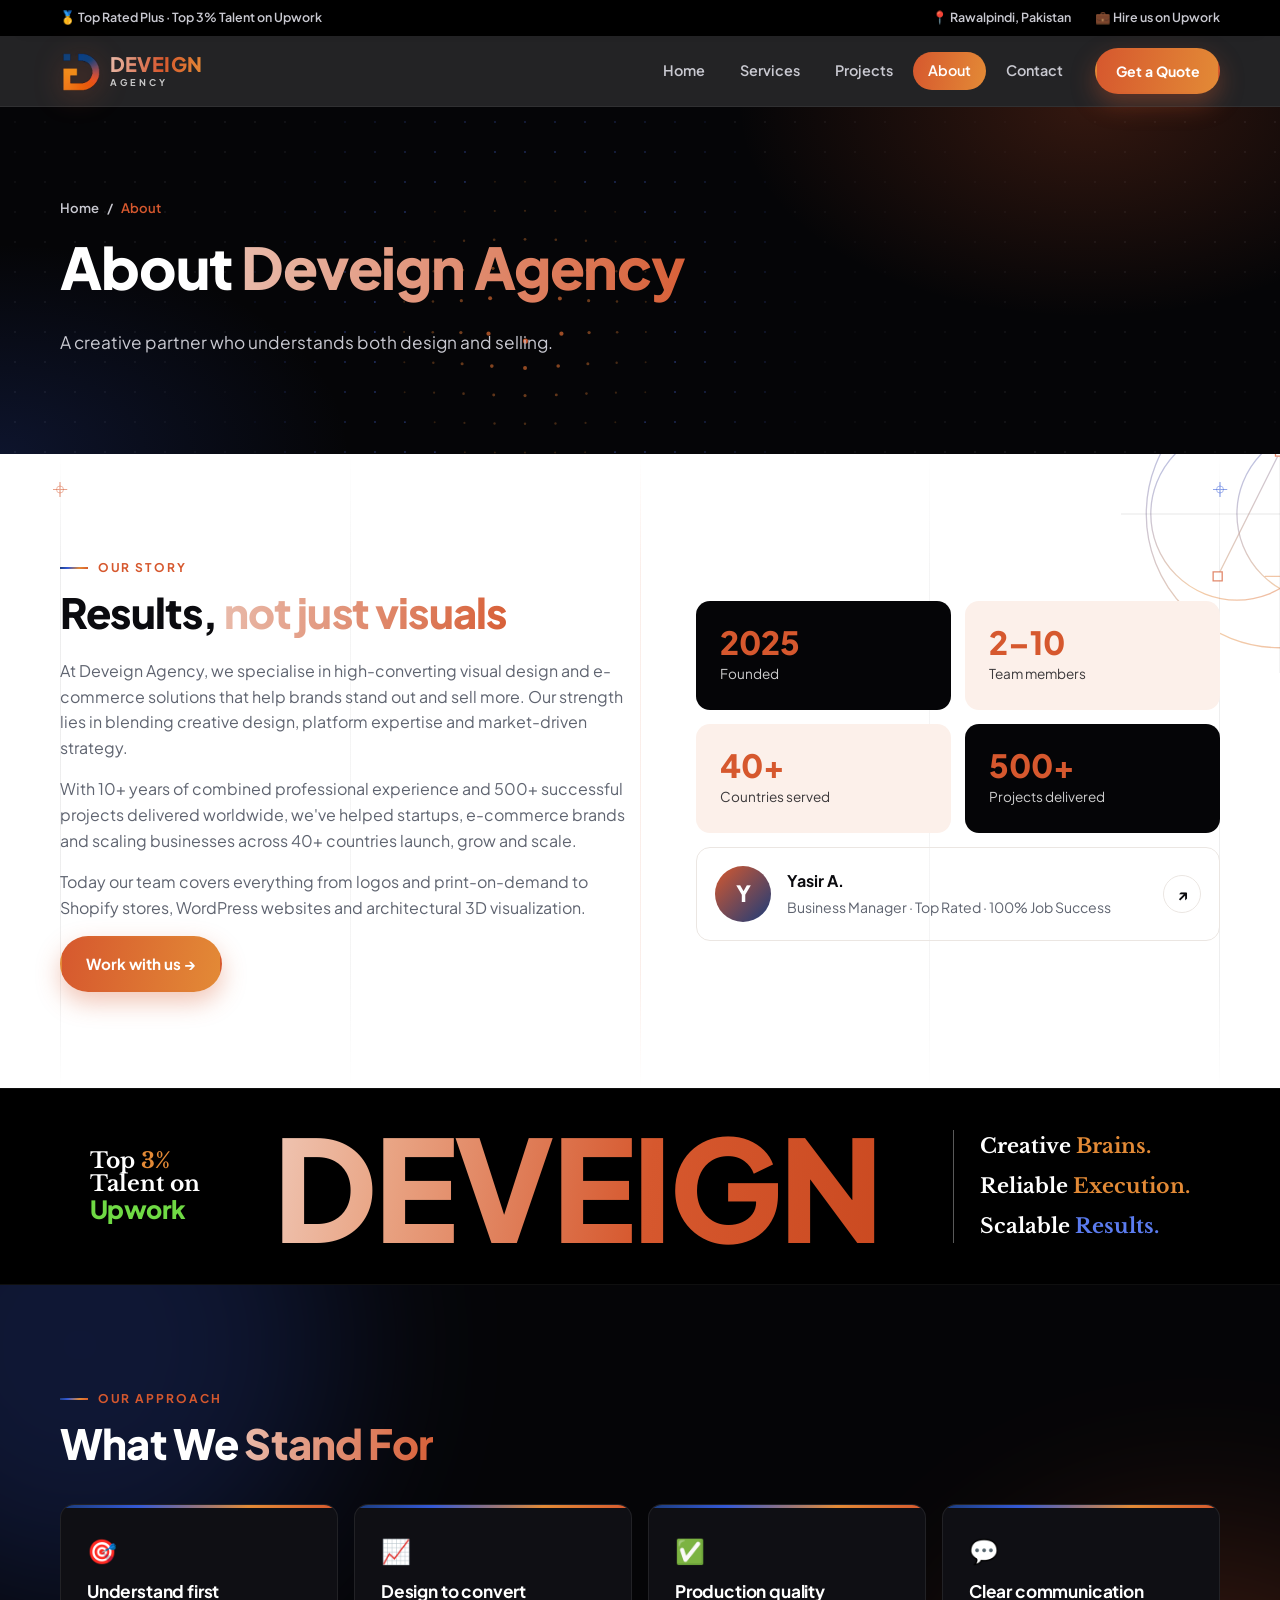
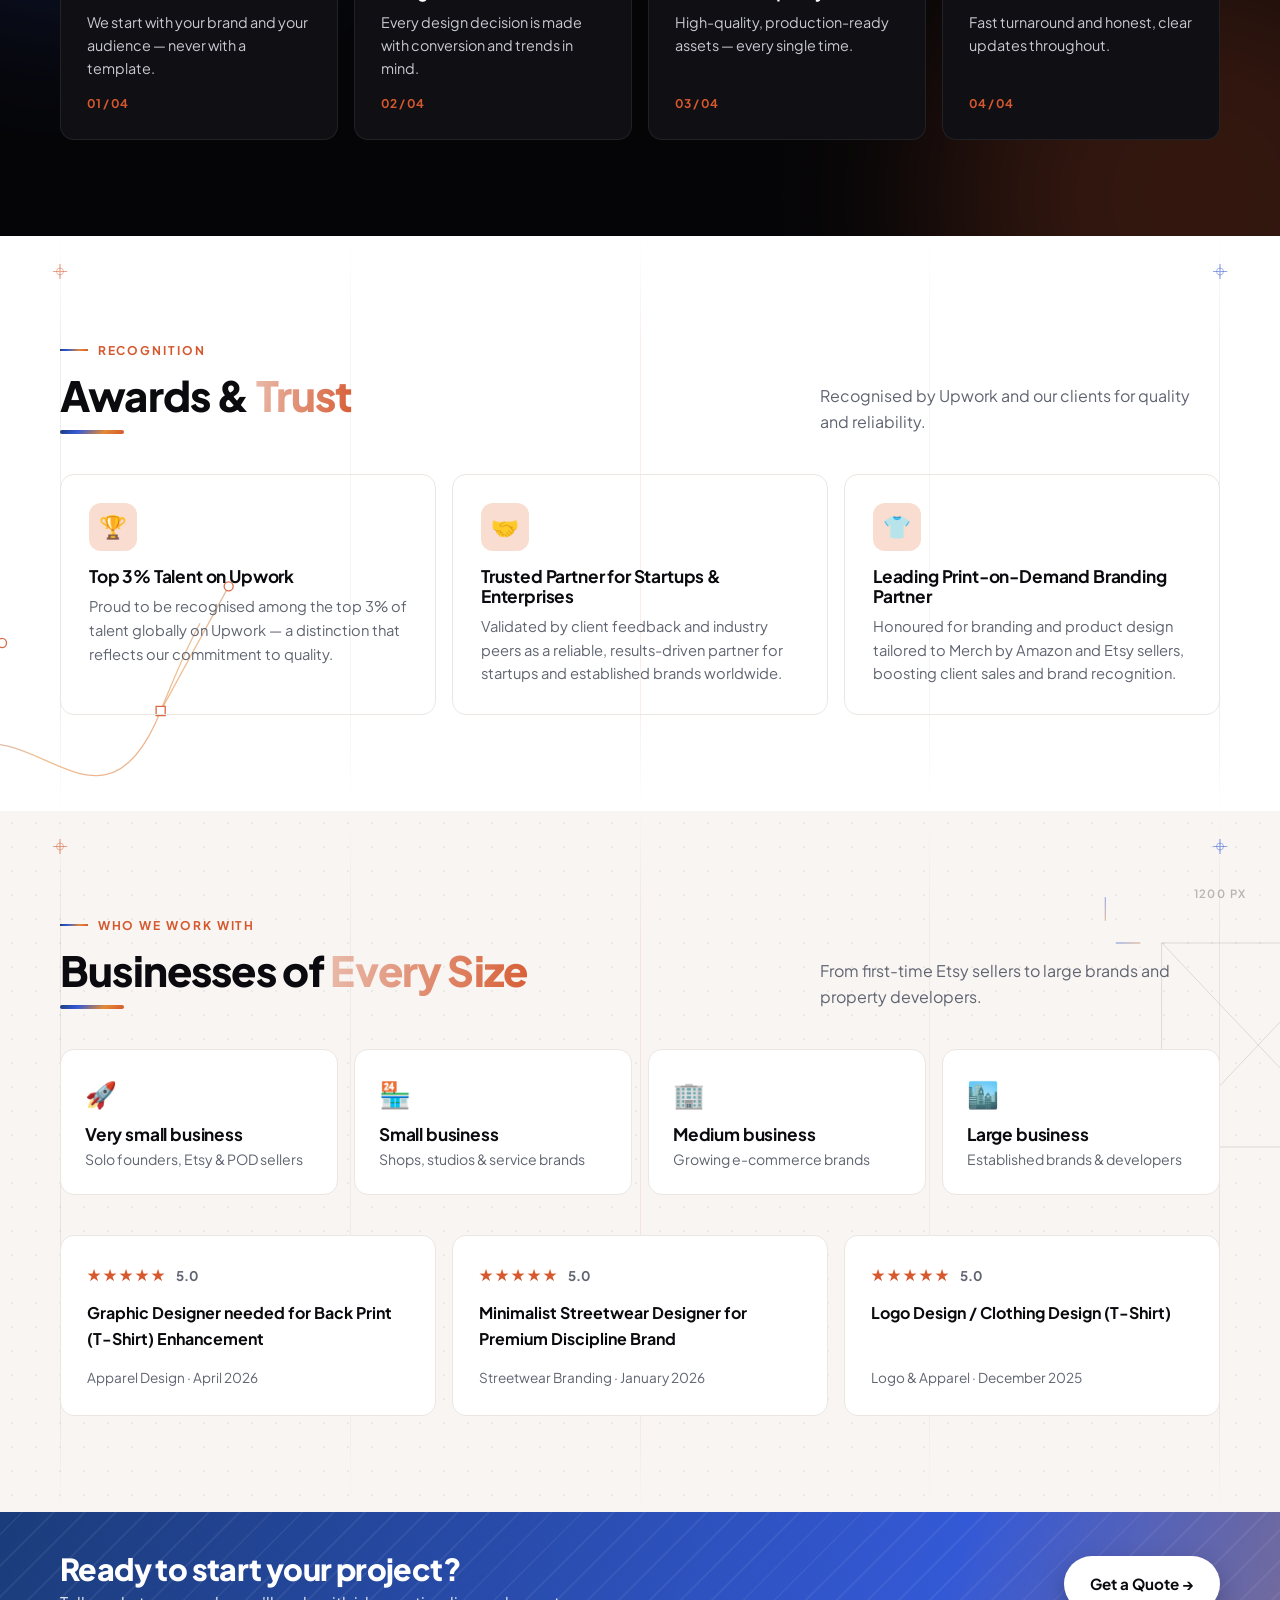
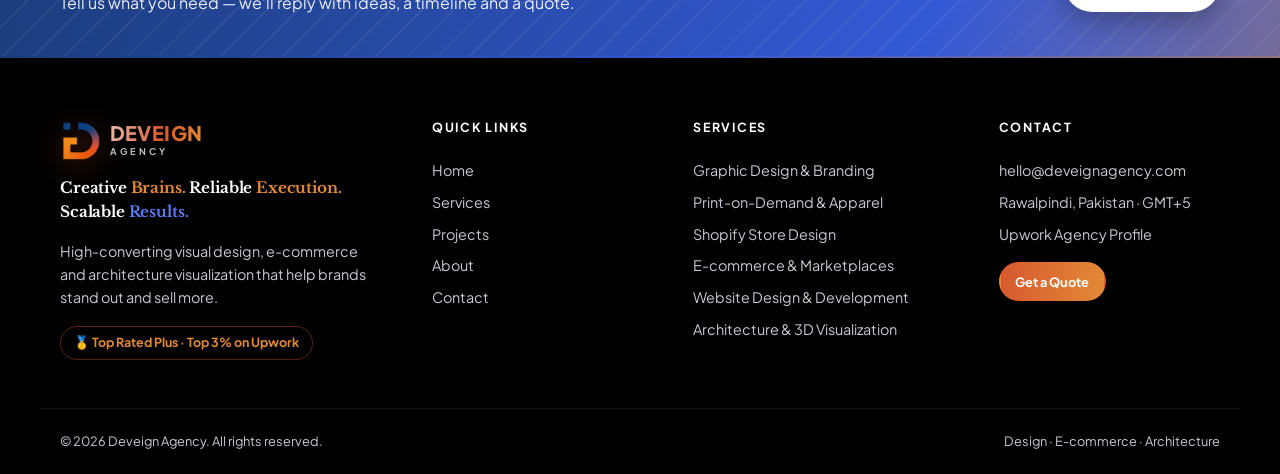
<file: about/index.html>
<!doctype html>
<html lang="en">
<head>
  <meta charset="utf-8">
  <meta name="viewport" content="width=device-width, initial-scale=1">
  <title>About Us — Deveign Agency</title>
  <meta name="description" content="Deveign Agency is a Top Rated Plus design and e-commerce agency based in Rawalpindi, Pakistan, serving clients in 40+ countries.">
  <meta property="og:title" content="About Us — Deveign Agency">
  <meta property="og:description" content="Deveign Agency is a Top Rated Plus design and e-commerce agency based in Rawalpindi, Pakistan, serving clients in 40+ countries.">
  <meta property="og:type" content="website">
  <link rel="canonical" href="https://deveignagency.com/about/">
  <meta property="og:url" content="https://deveignagency.com/about/">
  <meta property="og:site_name" content="Deveign Agency">
  <meta property="og:image" content="https://deveignagency.com/assets/img/brand/logo-mark.png">
  <meta name="theme-color" content="#000000">
  <link rel="preconnect" href="https://fonts.googleapis.com">
  <link rel="preconnect" href="https://fonts.gstatic.com" crossorigin>
  <link href="https://fonts.googleapis.com/css2?family=Plus+Jakarta+Sans:wght@400;500;600;700;800&family=Libre+Baskerville:wght@400;700&display=swap" rel="stylesheet">
  <link rel="stylesheet" href="/assets/css/styles.css?v=202611052007">
  <script>document.documentElement.classList.add('js')</script>
  <link rel="icon" type="image/png" href="/assets/img/brand/logo-mark.png">
  <script type="application/ld+json">
{
  "@context": "https://schema.org",
  "@type": "Organization",
  "name": "Deveign Agency",
  "url": "https://deveignagency.com",
  "description": "Top Rated Plus design and e-commerce agency serving clients worldwide",
  "foundingDate": "2020",
  "address": {
    "@type": "PostalAddress",
    "addressLocality": "Rawalpindi",
    "addressCountry": "PK"
  }
}
  </script>
</head><body data-page="about">
  <a class="skip" href="#main">Skip to content</a>
  <div class="progress" aria-hidden="true"><span id="progressBar"></span></div>
  <div class="topbar">
    <div class="container topbar__inner">
      <span>🥇 Top Rated Plus · Top 3% Talent on Upwork</span>
      <span class="topbar__right">
        <span>📍 Rawalpindi, Pakistan</span>
        <a href="https://www.upwork.com/agencies/1889365964050848512/" target="_blank" rel="noopener">💼 Hire us on Upwork</a>
      </span>
    </div>
  </div>
  <header class="header">
    <div class="container header__inner">
      <a href="/" class="logo" aria-label="Deveign Agency home"><img class="logo__mark" src="/assets/img/brand/logo-mark.png" alt="" width="40" height="40"><span class="logo__text">DEVEIGN<small>Agency</small></span></a>
      <nav class="nav" id="nav" aria-label="Main">
        <a href="/">Home</a>
        <a href="/services/">Services</a>
        <a href="/portfolio/">Projects</a>
        <a href="/about/" class="active" aria-current="page">About</a>
        <a href="/contact/">Contact</a>
        <a href="/contact/" class="btn btn--primary btn--sm">Get a Quote</a>
      </nav>
      <button class="nav-toggle" id="navToggle" aria-label="Open menu" aria-expanded="false" aria-controls="nav">
        <span></span><span></span><span></span>
      </button>
    </div>
  </header>
  <main id="main">
    <section class="page-hero">
      <canvas class="hero-canvas" aria-hidden="true"></canvas>
      <div class="page-hero__glow" aria-hidden="true"></div>
      <div class="container page-hero__inner">
        <nav class="crumbs" aria-label="Breadcrumb"><a href="/">Home</a><span>/</span><span>About</span></nav>
        <h1>About <span class="hl">Deveign Agency</span></h1>
        <p>A creative partner who understands both design and selling.</p>
      </div>
    </section>
    <section class="section">
      <div class="container about">
        <div class="about__text">
          <span class="eyebrow">Our story</span>
          <h2>Results, <span class="hl">not just visuals</span></h2>
          <p>At Deveign Agency, we specialise in high-converting visual design and e-commerce solutions that help brands stand out and sell more. Our strength lies in blending creative design, platform expertise and market-driven strategy.</p>
          <p>With 10+ years of combined professional experience and 500+ successful projects delivered worldwide, we've helped startups, e-commerce brands and scaling businesses across 40+ countries launch, grow and scale.</p>
          <p>Today our team covers everything from logos and print-on-demand to Shopify stores, WordPress websites and architectural 3D visualization.</p>
          <a href="/contact/" class="btn btn--primary">Work with us →</a>
        </div>
        <div class="about__visual">
          <div class="facts">
            <div><strong>2025</strong><span>Founded</span></div>
            <div><strong>2–10</strong><span>Team members</span></div>
            <div><strong>40+</strong><span>Countries served</span></div>
            <div><strong>500+</strong><span>Projects delivered</span></div>
          </div>
          <div class="person">
            <div class="person__avatar">Y</div>
            <div>
              <strong>Yasir A.</strong>
              <span>Business Manager · Top Rated · 100% Job Success</span>
            </div>
            <a href="https://www.upwork.com/freelancers/~014dca2b137e0ebefb/" target="_blank" rel="noopener" class="person__link" aria-label="Yasir's Upwork profile">↗</a>
          </div>
        </div>
      </div>
    </section>

    <section class="brandband" aria-label="Deveign brand">
      <div class="container">
        <div class="brandmark" role="img" aria-label="Top 3% Talent on Upwork. DEVEIGN. Creative Brains. Reliable Execution. Scalable Results.">
          <div class="brandmark__badge"><span>Top <em>3%</em></span><span>Talent on</span><strong>Upwork</strong></div>
          <div class="brandmark__word">DEVEIGN</div>
          <div class="brandmark__tag"><span>Creative <em class="t-amber">Brains.</em></span><span>Reliable <em class="t-amber">Execution.</em></span><span>Scalable <em class="t-blue">Results.</em></span></div>
        </div>
      </div>
    </section>

    <section class="section dark">
      <div class="container">
        <span class="eyebrow">Our approach</span>
        <h2>What We <span class="hl">Stand For</span></h2>
        <div class="why">
          <div class="why__item"><div class="why__ico">🎯</div><h3>Understand first</h3><p>We start with your brand and your audience — never with a template.</p><span>01 / 04</span></div>
          <div class="why__item"><div class="why__ico">📈</div><h3>Design to convert</h3><p>Every design decision is made with conversion and trends in mind.</p><span>02 / 04</span></div>
          <div class="why__item"><div class="why__ico">✅</div><h3>Production quality</h3><p>High-quality, production-ready assets — every single time.</p><span>03 / 04</span></div>
          <div class="why__item"><div class="why__ico">💬</div><h3>Clear communication</h3><p>Fast turnaround and honest, clear updates throughout.</p><span>04 / 04</span></div>
        </div>
      </div>
    </section>

    <section class="section">
      <div class="container">
        <div class="head-row">
          <div>
            <span class="eyebrow">Recognition</span>
            <h2>Awards &amp; <span class="hl">Trust</span></h2>
          </div>
          <p>Recognised by Upwork and our clients for quality and reliability.</p>
        </div>
        <div class="awards">
          <div class="award"><div class="award__icon">🏆</div><h3>Top 3% Talent on Upwork</h3><p>Proud to be recognised among the top 3% of talent globally on Upwork — a distinction that reflects our commitment to quality.</p></div>
          <div class="award"><div class="award__icon">🤝</div><h3>Trusted Partner for Startups &amp; Enterprises</h3><p>Validated by client feedback and industry peers as a reliable, results-driven partner for startups and established brands worldwide.</p></div>
          <div class="award"><div class="award__icon">👕</div><h3>Leading Print-on-Demand Branding Partner</h3><p>Honoured for branding and product design tailored to Merch by Amazon and Etsy sellers, boosting client sales and brand recognition.</p></div>
        </div>
      </div>
    </section>

    <section class="section section--alt">
      <div class="container">
        <div class="head-row">
          <div>
            <span class="eyebrow">Who we work with</span>
            <h2>Businesses of <span class="hl">Every Size</span></h2>
          </div>
          <p>From first-time Etsy sellers to large brands and property developers.</p>
        </div>
        <div class="focus">
          <div><span>🚀</span><h3>Very small business</h3><p>Solo founders, Etsy &amp; POD sellers</p></div>
          <div><span>🏪</span><h3>Small business</h3><p>Shops, studios &amp; service brands</p></div>
          <div><span>🏢</span><h3>Medium business</h3><p>Growing e-commerce brands</p></div>
          <div><span>🏙️</span><h3>Large business</h3><p>Established brands &amp; developers</p></div>
        </div>
        <div class="reviews reviews--mt">
          <figure class="review">
            <div class="stars" aria-label="Rated 5.0 out of 5">★★★★★ <small>5.0</small></div>
            <blockquote>Graphic Designer needed for Back Print (T-Shirt) Enhancement</blockquote>
            <figcaption>Apparel Design · April 2026</figcaption>
          </figure>
          <figure class="review">
            <div class="stars" aria-label="Rated 5.0 out of 5">★★★★★ <small>5.0</small></div>
            <blockquote>Minimalist Streetwear Designer for Premium Discipline Brand</blockquote>
            <figcaption>Streetwear Branding · January 2026</figcaption>
          </figure>
          <figure class="review">
            <div class="stars" aria-label="Rated 5.0 out of 5">★★★★★ <small>5.0</small></div>
            <blockquote>Logo Design / Clothing Design (T-Shirt)</blockquote>
            <figcaption>Logo &amp; Apparel · December 2025</figcaption>
          </figure>
        </div>
      </div>
    </section>

    <section class="cta-band">
      <div class="container cta-band__inner">
        <div>
          <h2>Ready to start your project?</h2>
          <p>Tell us what you need — we'll reply with ideas, a timeline and a quote.</p>
        </div>
        <a href="/contact/" class="btn btn--light">Get a Quote →</a>
      </div>
    </section>
  </main>
  <footer class="footer">
    <div class="container footer__grid">
      <div>
        <a href="/" class="logo" aria-label="Deveign Agency home"><img class="logo__mark" src="/assets/img/brand/logo-mark.png" alt="" width="40" height="40"><span class="logo__text">DEVEIGN<small>Agency</small></span></a>
        <p class="tagline">Creative <em class="t-amber">Brains.</em> Reliable <em class="t-amber">Execution.</em> Scalable <em class="t-blue">Results.</em></p>
        <p>High-converting visual design, e-commerce and architecture visualization that help brands stand out and sell more.</p>
        <a href="https://www.upwork.com/agencies/1889365964050848512/" target="_blank" rel="noopener" class="footer__badge">🥇 Top Rated Plus · Top 3% on Upwork</a>
      </div>
      <div>
        <h4>Quick Links</h4>
        <a href="/">Home</a><a href="/services/">Services</a><a href="/portfolio/">Projects</a><a href="/about/">About</a><a href="/contact/">Contact</a>
      </div>
      <div>
        <h4>Services</h4>
        <a href="/services/#branding">Graphic Design &amp; Branding</a><a href="/services/#pod">Print-on-Demand &amp; Apparel</a><a href="/services/#shopify">Shopify Store Design</a><a href="/services/#ecommerce">E-commerce &amp; Marketplaces</a><a href="/services/#web">Website Design &amp; Development</a><a href="/services/#architecture">Architecture &amp; 3D Visualization</a>
      </div>
      <div>
        <h4>Contact</h4>
        <a href="mailto:hello@deveignagency.com">hello@deveignagency.com</a>
        <span>Rawalpindi, Pakistan · GMT+5</span>
        <a href="https://www.upwork.com/agencies/1889365964050848512/" target="_blank" rel="noopener">Upwork Agency Profile</a>
        <a href="/contact/" class="btn btn--primary btn--xs">Get a Quote</a>
      </div>
    </div>
    <div class="container footer__bottom">
      <span>© <span id="year">2026</span> Deveign Agency. All rights reserved.</span>
      <span>Design · E-commerce · Architecture</span>
    </div>
  </footer>
  <button class="to-top" id="toTop" type="button" aria-label="Back to top">
    <svg viewBox="0 0 44 44" aria-hidden="true"><circle cx="22" cy="22" r="20"/><circle class="to-top__ring" id="toTopRing" cx="22" cy="22" r="20" pathLength="100"/></svg>
    <span aria-hidden="true">↑</span>
  </button>
  <script src="/assets/js/main.js?v=202611052007"></script>
</body>
</html>
</file>
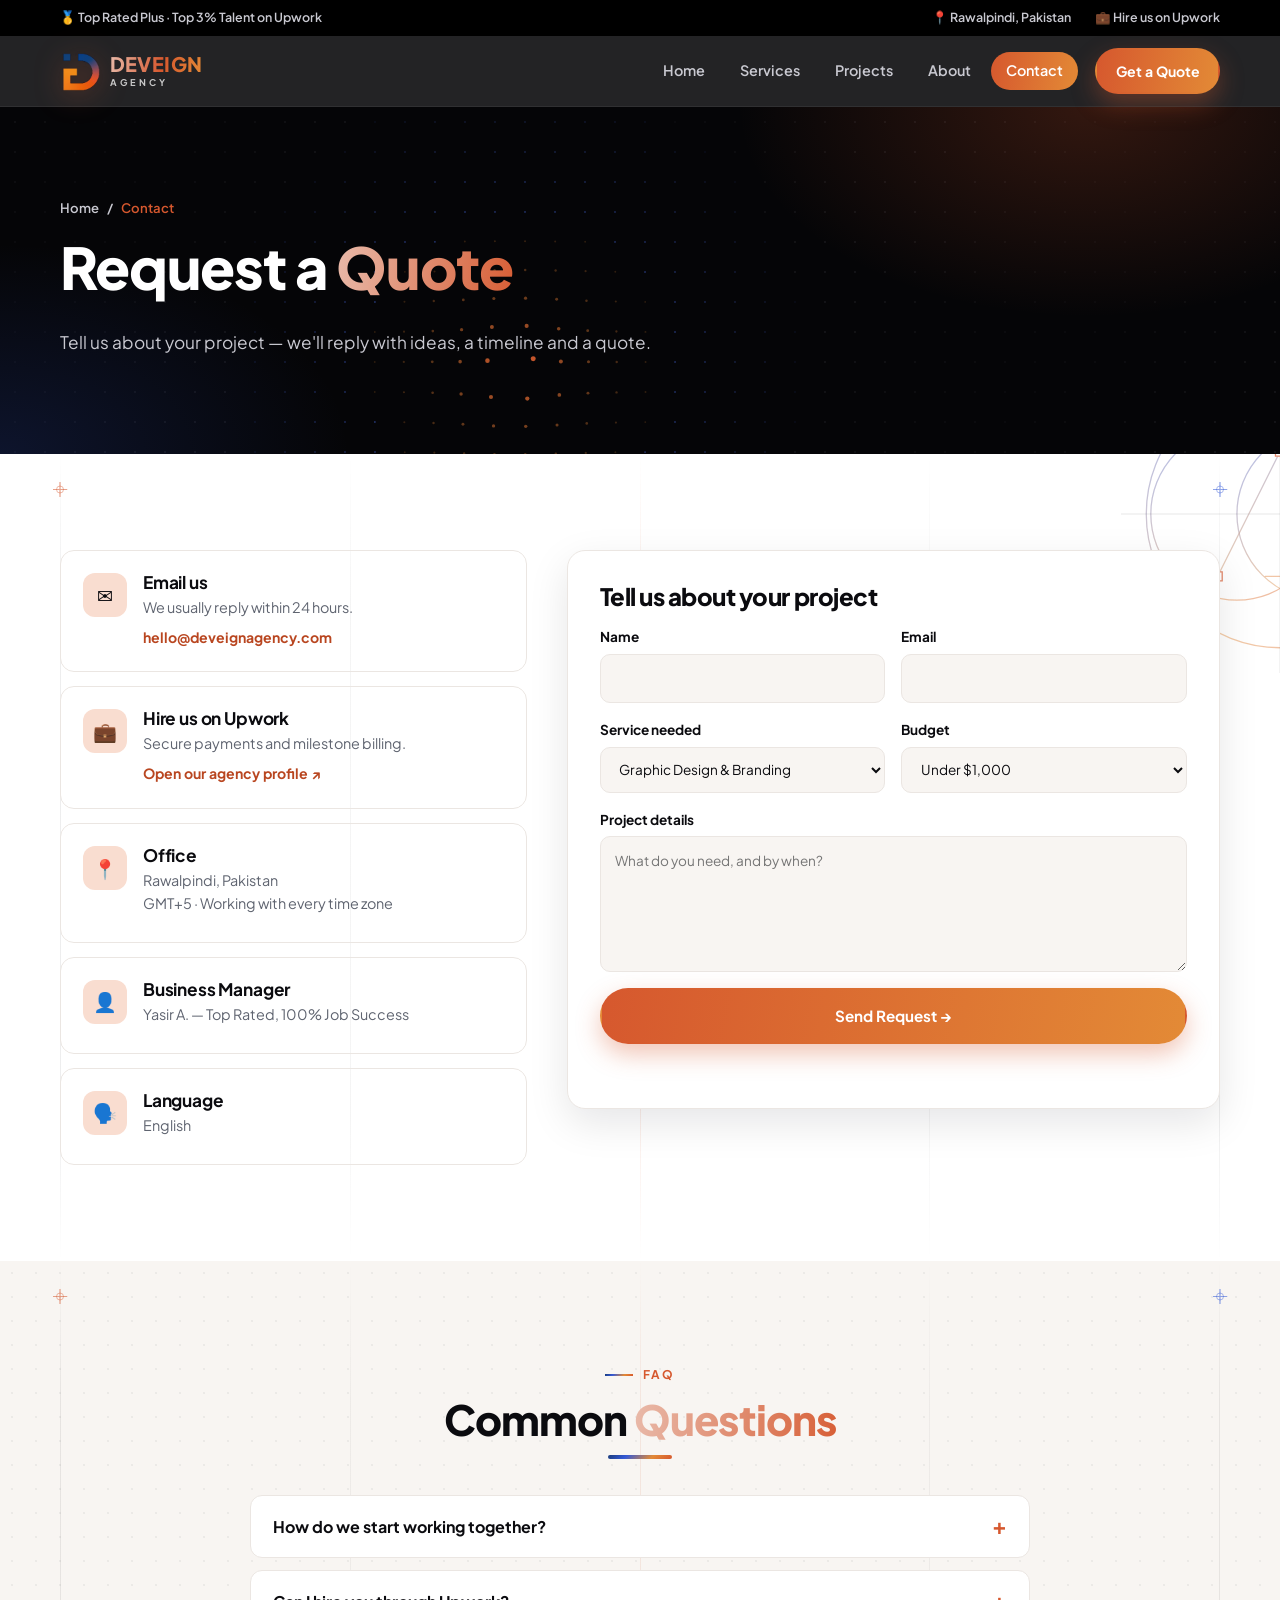
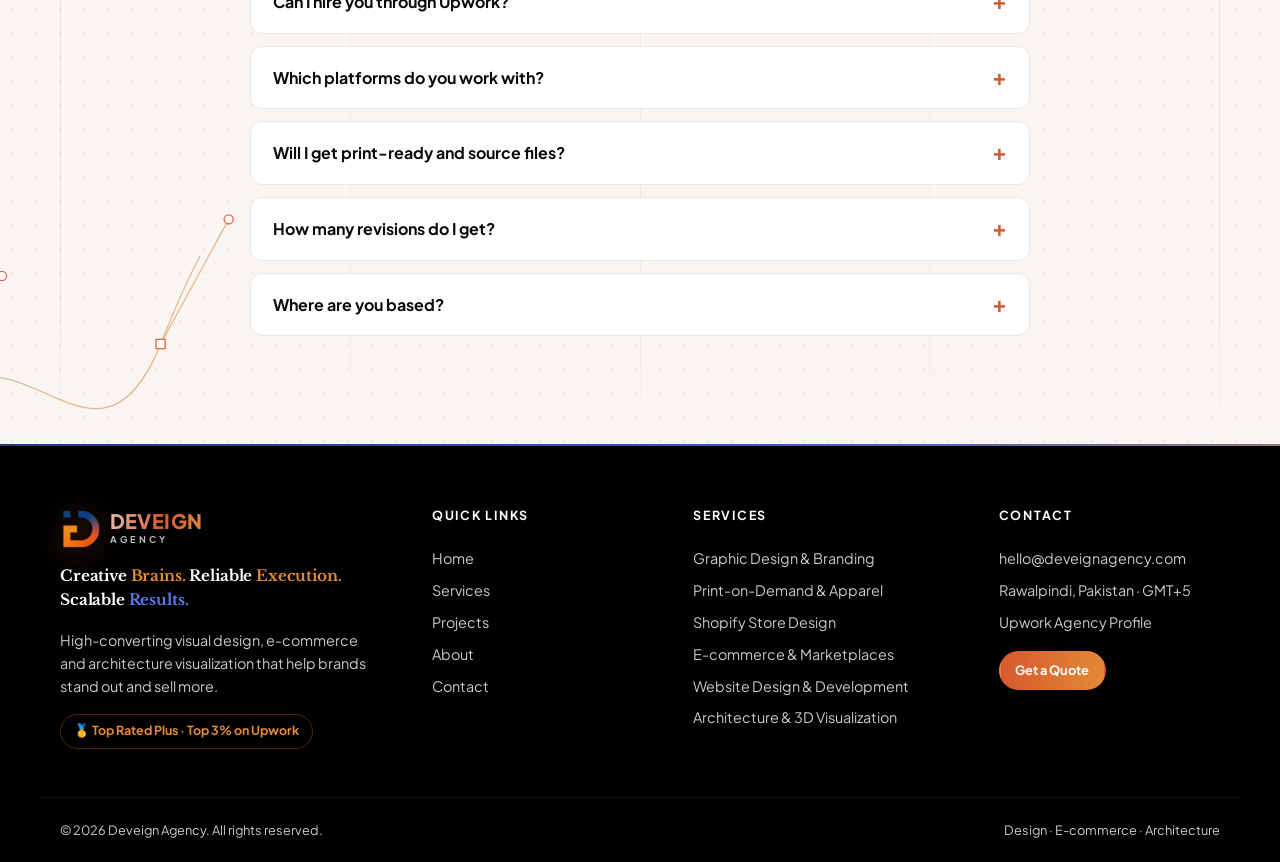
<file: contact/index.html>
<!doctype html>
<html lang="en">
<head>
  <meta charset="utf-8">
  <meta name="viewport" content="width=device-width, initial-scale=1">
  <title>Contact Us — Deveign Agency</title>
  <meta name="description" content="Request a quote from Deveign Agency for branding, print-on-demand, Shopify, websites or architecture visualization.">
  <meta property="og:title" content="Contact Us — Deveign Agency">
  <meta property="og:description" content="Request a quote from Deveign Agency for branding, print-on-demand, Shopify, websites or architecture visualization.">
  <meta property="og:type" content="website">
  <link rel="canonical" href="https://deveignagency.com/contact/">
  <meta property="og:url" content="https://deveignagency.com/contact/">
  <meta property="og:site_name" content="Deveign Agency">
  <meta property="og:image" content="https://deveignagency.com/assets/img/brand/logo-mark.png">
  <meta name="theme-color" content="#000000">
  <link rel="preconnect" href="https://fonts.googleapis.com">
  <link rel="preconnect" href="https://fonts.gstatic.com" crossorigin>
  <link href="https://fonts.googleapis.com/css2?family=Plus+Jakarta+Sans:wght@400;500;600;700;800&family=Libre+Baskerville:wght@400;700&display=swap" rel="stylesheet">
  <link rel="stylesheet" href="/assets/css/styles.css?v=202611052007">
  <script>document.documentElement.classList.add('js')</script>
  <link rel="icon" type="image/png" href="/assets/img/brand/logo-mark.png">
  <script type="application/ld+json">
{
  "@context": "https://schema.org",
  "@type": "ContactPoint",
  "contactType": "Customer Service",
  "email": "hello@deveignagency.com",
  "url": "https://deveignagency.com/contact/"
}
  </script>
</head><body data-page="contact">
  <a class="skip" href="#main">Skip to content</a>
  <div class="progress" aria-hidden="true"><span id="progressBar"></span></div>
  <div class="topbar">
    <div class="container topbar__inner">
      <span>🥇 Top Rated Plus · Top 3% Talent on Upwork</span>
      <span class="topbar__right">
        <span>📍 Rawalpindi, Pakistan</span>
        <a href="https://www.upwork.com/agencies/1889365964050848512/" target="_blank" rel="noopener">💼 Hire us on Upwork</a>
      </span>
    </div>
  </div>
  <header class="header">
    <div class="container header__inner">
      <a href="/" class="logo" aria-label="Deveign Agency home"><img class="logo__mark" src="/assets/img/brand/logo-mark.png" alt="" width="40" height="40"><span class="logo__text">DEVEIGN<small>Agency</small></span></a>
      <nav class="nav" id="nav" aria-label="Main">
        <a href="/">Home</a>
        <a href="/services/">Services</a>
        <a href="/portfolio/">Projects</a>
        <a href="/about/">About</a>
        <a href="/contact/" class="active" aria-current="page">Contact</a>
        <a href="/contact/" class="btn btn--primary btn--sm">Get a Quote</a>
      </nav>
      <button class="nav-toggle" id="navToggle" aria-label="Open menu" aria-expanded="false" aria-controls="nav">
        <span></span><span></span><span></span>
      </button>
    </div>
  </header>
  <main id="main">
    <section class="page-hero">
      <canvas class="hero-canvas" aria-hidden="true"></canvas>
      <div class="page-hero__glow" aria-hidden="true"></div>
      <div class="container page-hero__inner">
        <nav class="crumbs" aria-label="Breadcrumb"><a href="/">Home</a><span>/</span><span>Contact</span></nav>
        <h1>Request a <span class="hl">Quote</span></h1>
        <p>Tell us about your project — we'll reply with ideas, a timeline and a quote.</p>
      </div>
    </section>
    <section class="section">
      <div class="container contact">
        <div class="contact__info">
          <div class="info-card">
            <span class="info-card__ico">✉️</span>
            <div><h3>Email us</h3><p>We usually reply within 24 hours.</p><a href="mailto:hello@deveignagency.com">hello@deveignagency.com</a></div>
          </div>
          <div class="info-card">
            <span class="info-card__ico">💼</span>
            <div><h3>Hire us on Upwork</h3><p>Secure payments and milestone billing.</p><a href="https://www.upwork.com/agencies/1889365964050848512/" target="_blank" rel="noopener">Open our agency profile ↗</a></div>
          </div>
          <div class="info-card">
            <span class="info-card__ico">📍</span>
            <div><h3>Office</h3><p>Rawalpindi, Pakistan<br>GMT+5 · Working with every time zone</p></div>
          </div>
          <div class="info-card">
            <span class="info-card__ico">👤</span>
            <div><h3>Business Manager</h3><p>Yasir A. — Top Rated, 100% Job Success</p></div>
          </div>
          <div class="info-card">
            <span class="info-card__ico">🗣️</span>
            <div><h3>Language</h3><p>English</p></div>
          </div>
        </div>
        <form class="form" id="contactForm" novalidate>
          <h2>Tell us about your project</h2>
          <div class="form__row">
            <label>Name<input type="text" name="name" required autocomplete="name"></label>
            <label>Email<input type="email" name="email" required autocomplete="email"></label>
          </div>
          <div class="form__row">
            <label>Service needed<select name="service"><option>Graphic Design &amp; Branding</option><option>Print-on-Demand &amp; Apparel</option><option>Shopify Store Design</option><option>E-commerce &amp; Marketplaces</option><option>Website Design &amp; Development</option><option>Architecture &amp; 3D Visualization</option><option>Digital Marketing Creatives</option><option>UI/UX &amp; Product Design</option><option>Something else</option></select></label>
            <label>Budget
              <select name="budget">
                <option>Under $1,000</option><option>$1,000 – $3,000</option><option>$3,000 – $10,000</option><option>$10,000+</option>
              </select>
            </label>
          </div>
          <label>Project details<textarea name="message" rows="5" required placeholder="What do you need, and by when?"></textarea></label>
          <input type="text" name="_honey" class="hp" tabindex="-1" autocomplete="off" aria-hidden="true">
          <button type="submit" class="btn btn--primary btn--block">Send Request →</button>
          <p class="form__status" id="formStatus" role="status"></p>
        </form>
      </div>
    </section>

    <section class="section section--alt">
      <div class="container container--narrow">
        <div class="center-head">
          <span class="eyebrow">FAQ</span>
          <h2>Common <span class="hl">Questions</span></h2>
        </div>
        <div class="faq"><details><summary>How do we start working together?</summary><p>Send us a message using the form or contact us on Upwork. We'll learn about your brand and goals, then send a clear scope, timeline and quote.</p></details><details><summary>Can I hire you through Upwork?</summary><p>Yes. Hiring through Upwork gives you payment protection and milestone-based billing.</p></details><details><summary>Which platforms do you work with?</summary><p>Shopify, Etsy, Merch by Amazon, WordPress, WooCommerce and other e-commerce and print-on-demand platforms. For architecture we use AutoCAD, SketchUp, Revit, Lumion and 3ds Max.</p></details><details><summary>Will I get print-ready and source files?</summary><p>Yes. We deliver high-quality, production-ready files formatted for your platform, printer or builder.</p></details><details><summary>How many revisions do I get?</summary><p>We refine the work until you're happy with it, within the agreed project scope.</p></details><details><summary>Where are you based?</summary><p>Our office is in Rawalpindi, Pakistan (GMT+5), and we work with clients in every time zone.</p></details></div>
      </div>
    </section>

  </main>
  <footer class="footer">
    <div class="container footer__grid">
      <div>
        <a href="/" class="logo" aria-label="Deveign Agency home"><img class="logo__mark" src="/assets/img/brand/logo-mark.png" alt="" width="40" height="40"><span class="logo__text">DEVEIGN<small>Agency</small></span></a>
        <p class="tagline">Creative <em class="t-amber">Brains.</em> Reliable <em class="t-amber">Execution.</em> Scalable <em class="t-blue">Results.</em></p>
        <p>High-converting visual design, e-commerce and architecture visualization that help brands stand out and sell more.</p>
        <a href="https://www.upwork.com/agencies/1889365964050848512/" target="_blank" rel="noopener" class="footer__badge">🥇 Top Rated Plus · Top 3% on Upwork</a>
      </div>
      <div>
        <h4>Quick Links</h4>
        <a href="/">Home</a><a href="/services/">Services</a><a href="/portfolio/">Projects</a><a href="/about/">About</a><a href="/contact/">Contact</a>
      </div>
      <div>
        <h4>Services</h4>
        <a href="/services/#branding">Graphic Design &amp; Branding</a><a href="/services/#pod">Print-on-Demand &amp; Apparel</a><a href="/services/#shopify">Shopify Store Design</a><a href="/services/#ecommerce">E-commerce &amp; Marketplaces</a><a href="/services/#web">Website Design &amp; Development</a><a href="/services/#architecture">Architecture &amp; 3D Visualization</a>
      </div>
      <div>
        <h4>Contact</h4>
        <a href="mailto:hello@deveignagency.com">hello@deveignagency.com</a>
        <span>Rawalpindi, Pakistan · GMT+5</span>
        <a href="https://www.upwork.com/agencies/1889365964050848512/" target="_blank" rel="noopener">Upwork Agency Profile</a>
        <a href="/contact/" class="btn btn--primary btn--xs">Get a Quote</a>
      </div>
    </div>
    <div class="container footer__bottom">
      <span>© <span id="year">2026</span> Deveign Agency. All rights reserved.</span>
      <span>Design · E-commerce · Architecture</span>
    </div>
  </footer>
  <button class="to-top" id="toTop" type="button" aria-label="Back to top">
    <svg viewBox="0 0 44 44" aria-hidden="true"><circle cx="22" cy="22" r="20"/><circle class="to-top__ring" id="toTopRing" cx="22" cy="22" r="20" pathLength="100"/></svg>
    <span aria-hidden="true">↑</span>
  </button>
  <script src="/assets/js/main.js?v=202611052007"></script>
</body>
</html>
</file>
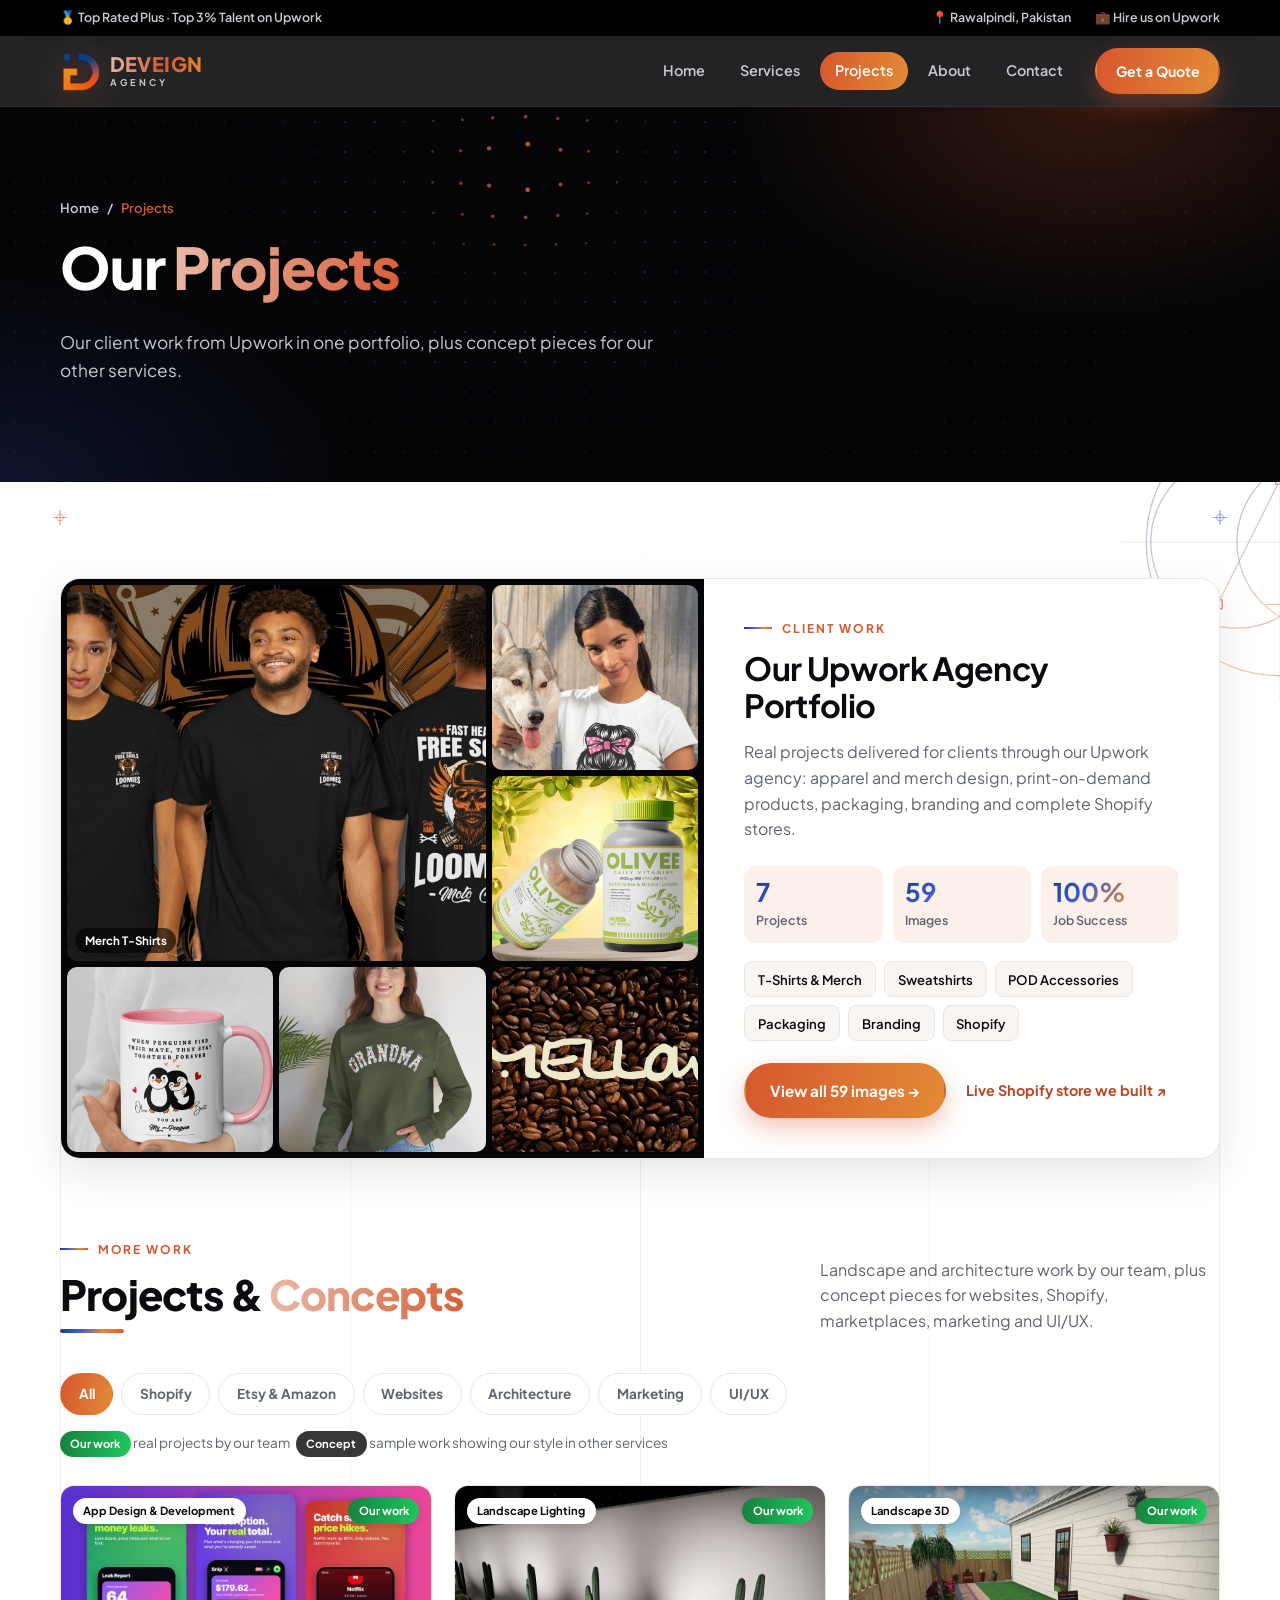
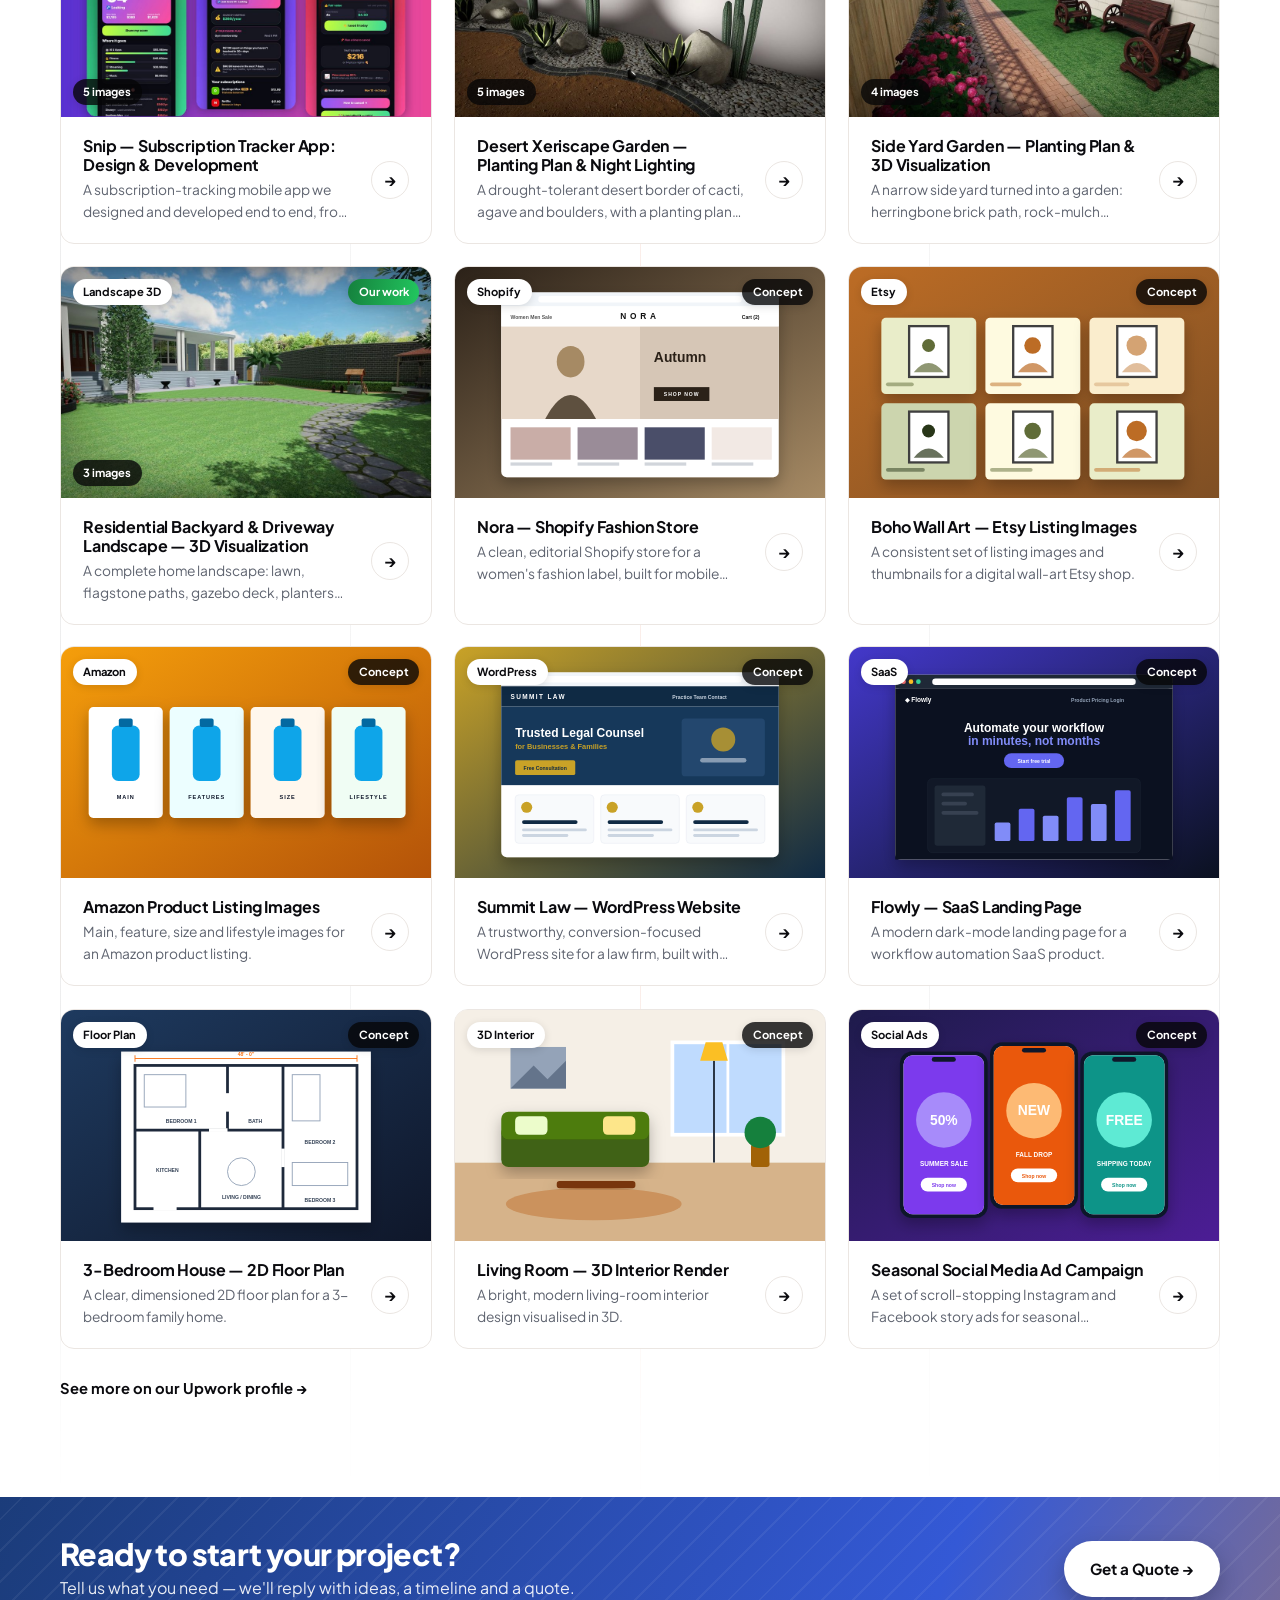
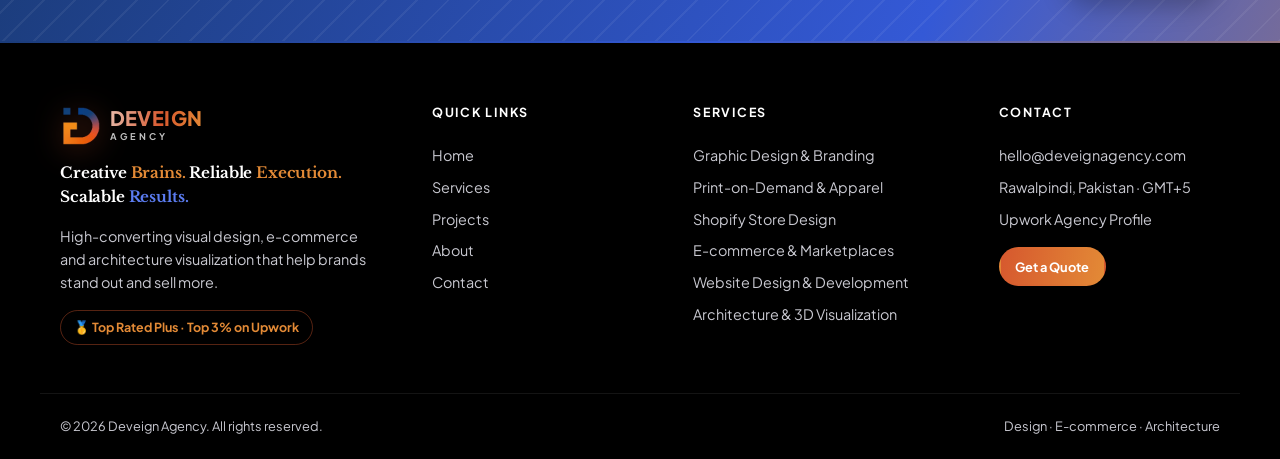
<file: portfolio/index.html>
<!doctype html>
<html lang="en">
<head>
  <meta charset="utf-8">
  <meta name="viewport" content="width=device-width, initial-scale=1">
  <title>Projects &amp; Portfolio — Deveign Agency</title>
  <meta name="description" content="Branding, apparel, Shopify, Etsy, websites, architecture and marketing projects by Deveign Agency.">
  <meta property="og:title" content="Projects &amp; Portfolio — Deveign Agency">
  <meta property="og:description" content="Branding, apparel, Shopify, Etsy, websites, architecture and marketing projects by Deveign Agency.">
  <meta property="og:type" content="website">
  <link rel="canonical" href="https://deveignagency.com/portfolio/">
  <meta property="og:url" content="https://deveignagency.com/portfolio/">
  <meta property="og:site_name" content="Deveign Agency">
  <meta property="og:image" content="https://deveignagency.com/assets/img/brand/logo-mark.png">
  <meta name="theme-color" content="#000000">
  <link rel="preconnect" href="https://fonts.googleapis.com">
  <link rel="preconnect" href="https://fonts.gstatic.com" crossorigin>
  <link href="https://fonts.googleapis.com/css2?family=Plus+Jakarta+Sans:wght@400;500;600;700;800&family=Libre+Baskerville:wght@400;700&display=swap" rel="stylesheet">
  <link rel="stylesheet" href="/assets/css/styles.css?v=202611052007">
  <script>document.documentElement.classList.add('js')</script>
  <link rel="icon" type="image/png" href="/assets/img/brand/logo-mark.png">
  <script type="application/ld+json">
{
  "@context": "https://schema.org",
  "@type": "CollectionPage",
  "name": "Projects & Portfolio",
  "url": "https://deveignagency.com/portfolio/",
  "description": "Branding, apparel, Shopify, Etsy, websites, architecture and marketing projects by Deveign Agency"
}
  </script>
</head><body data-page="portfolio">
  <a class="skip" href="#main">Skip to content</a>
  <div class="progress" aria-hidden="true"><span id="progressBar"></span></div>
  <div class="topbar">
    <div class="container topbar__inner">
      <span>🥇 Top Rated Plus · Top 3% Talent on Upwork</span>
      <span class="topbar__right">
        <span>📍 Rawalpindi, Pakistan</span>
        <a href="https://www.upwork.com/agencies/1889365964050848512/" target="_blank" rel="noopener">💼 Hire us on Upwork</a>
      </span>
    </div>
  </div>
  <header class="header">
    <div class="container header__inner">
      <a href="/" class="logo" aria-label="Deveign Agency home"><img class="logo__mark" src="/assets/img/brand/logo-mark.png" alt="" width="40" height="40"><span class="logo__text">DEVEIGN<small>Agency</small></span></a>
      <nav class="nav" id="nav" aria-label="Main">
        <a href="/">Home</a>
        <a href="/services/">Services</a>
        <a href="/portfolio/" class="active" aria-current="page">Projects</a>
        <a href="/about/">About</a>
        <a href="/contact/">Contact</a>
        <a href="/contact/" class="btn btn--primary btn--sm">Get a Quote</a>
      </nav>
      <button class="nav-toggle" id="navToggle" aria-label="Open menu" aria-expanded="false" aria-controls="nav">
        <span></span><span></span><span></span>
      </button>
    </div>
  </header>
  <main id="main">
    <section class="page-hero">
      <canvas class="hero-canvas" aria-hidden="true"></canvas>
      <div class="page-hero__glow" aria-hidden="true"></div>
      <div class="container page-hero__inner">
        <nav class="crumbs" aria-label="Breadcrumb"><a href="/">Home</a><span>/</span><span>Projects</span></nav>
        <h1>Our <span class="hl">Projects</span></h1>
        <p>Our client work from Upwork in one portfolio, plus concept pieces for our other services.</p>
      </div>
    </section>
    <section class="section">
      <div class="container">
        <div class="cw" id="client-work">
          <div class="cw__mosaic"><button type="button" class="cw__tile cw__tile--big" data-start="0" aria-label="Open gallery: Merch T-Shirts"><img src="/assets/img/work/merch-tshirt-designs/cover.jpg" alt="Merch T-Shirts" loading="lazy"><span>Merch T-Shirts</span></button><button type="button" class="cw__tile" data-start="19" aria-label="Open gallery: Women's Apparel"><img src="/assets/img/work/womens-tshirt-designs/cover.jpg" alt="Women's Apparel" loading="lazy"><span>Women's Apparel</span></button><button type="button" class="cw__tile" data-start="50" aria-label="Open gallery: Packaging"><img src="/assets/img/work/product-packaging-design/cover.jpg" alt="Packaging" loading="lazy"><span>Packaging</span></button><button type="button" class="cw__tile" data-start="36" aria-label="Open gallery: POD Accessories"><img src="/assets/img/work/pod-accessories/cover.jpg" alt="POD Accessories" loading="lazy"><span>POD Accessories</span></button><button type="button" class="cw__tile" data-start="25" aria-label="Open gallery: Sweatshirts"><img src="/assets/img/work/sweatshirt-merch-designs/cover.jpg" alt="Sweatshirts" loading="lazy"><span>Sweatshirts</span></button><button type="button" class="cw__tile" data-start="58" aria-label="Open gallery: Branding"><img src="/assets/img/work/mellow-coffee-branding/cover.jpg" alt="Branding" loading="lazy"><span>Branding</span></button></div>
          <div class="cw__text">
            <span class="eyebrow">Client work</span>
            <h3>Our Upwork Agency Portfolio</h3>
            <p>Real projects delivered for clients through our Upwork agency: apparel and merch design, print-on-demand products, packaging, branding and complete Shopify stores.</p>
            <div class="cw__stats">
              <div><strong>7</strong><span>Projects</span></div>
              <div><strong>59</strong><span>Images</span></div>
              <div><strong>100%</strong><span>Job Success</span></div>
            </div>
            <div class="chips cw__chips"><span>T-Shirts &amp; Merch</span><span>Sweatshirts</span><span>POD Accessories</span><span>Packaging</span><span>Branding</span><span>Shopify</span></div>
            <div class="cw__cta">
              <button type="button" class="btn btn--primary" data-start="0">View all 59 images →</button>
              <a href="https://customprinted.com/" target="_blank" rel="noopener" class="cw__live">Live Shopify store we built ↗</a>
            </div>
          </div>
          <template class="work__details">
            <div class="gallery">
              <div class="gallery__stage">
                <img class="gallery__main" src="/assets/img/work/merch-tshirt-designs/01.jpg" alt="Client work">
                <button type="button" class="gallery__nav gallery__nav--prev" aria-label="Previous image">‹</button>
                <button type="button" class="gallery__nav gallery__nav--next" aria-label="Next image">›</button>
                <span class="gallery__count">1 / 59</span>
                <span class="gallery__caption">Merchandise T-Shirt Designs</span>
              </div>
              <div class="gallery__thumbs"><button type="button" class="gallery__thumb is-active" data-index="0" data-caption="Merchandise T-Shirt Designs" aria-label="Image 1 of 59: Merchandise T-Shirt Designs"><img src="/assets/img/work/merch-tshirt-designs/01.jpg" alt="" loading="lazy"></button><button type="button" class="gallery__thumb" data-index="1" data-caption="Merchandise T-Shirt Designs" aria-label="Image 2 of 59: Merchandise T-Shirt Designs"><img src="/assets/img/work/merch-tshirt-designs/02.jpg" alt="" loading="lazy"></button><button type="button" class="gallery__thumb" data-index="2" data-caption="Merchandise T-Shirt Designs" aria-label="Image 3 of 59: Merchandise T-Shirt Designs"><img src="/assets/img/work/merch-tshirt-designs/03.jpg" alt="" loading="lazy"></button><button type="button" class="gallery__thumb" data-index="3" data-caption="Merchandise T-Shirt Designs" aria-label="Image 4 of 59: Merchandise T-Shirt Designs"><img src="/assets/img/work/merch-tshirt-designs/04.jpg" alt="" loading="lazy"></button><button type="button" class="gallery__thumb" data-index="4" data-caption="Merchandise T-Shirt Designs" aria-label="Image 5 of 59: Merchandise T-Shirt Designs"><img src="/assets/img/work/merch-tshirt-designs/05.jpg" alt="" loading="lazy"></button><button type="button" class="gallery__thumb" data-index="5" data-caption="Merchandise T-Shirt Designs" aria-label="Image 6 of 59: Merchandise T-Shirt Designs"><img src="/assets/img/work/merch-tshirt-designs/06.jpg" alt="" loading="lazy"></button><button type="button" class="gallery__thumb" data-index="6" data-caption="Merchandise T-Shirt Designs" aria-label="Image 7 of 59: Merchandise T-Shirt Designs"><img src="/assets/img/work/merch-tshirt-designs/07.jpg" alt="" loading="lazy"></button><button type="button" class="gallery__thumb" data-index="7" data-caption="Merchandise T-Shirt Designs" aria-label="Image 8 of 59: Merchandise T-Shirt Designs"><img src="/assets/img/work/merch-tshirt-designs/08.jpg" alt="" loading="lazy"></button><button type="button" class="gallery__thumb" data-index="8" data-caption="Merchandise T-Shirt Designs" aria-label="Image 9 of 59: Merchandise T-Shirt Designs"><img src="/assets/img/work/merch-tshirt-designs/09.jpg" alt="" loading="lazy"></button><button type="button" class="gallery__thumb" data-index="9" data-caption="Merchandise T-Shirt Designs" aria-label="Image 10 of 59: Merchandise T-Shirt Designs"><img src="/assets/img/work/merch-tshirt-designs/10.jpg" alt="" loading="lazy"></button><button type="button" class="gallery__thumb" data-index="10" data-caption="Merchandise T-Shirt Designs" aria-label="Image 11 of 59: Merchandise T-Shirt Designs"><img src="/assets/img/work/merch-tshirt-designs/11.jpg" alt="" loading="lazy"></button><button type="button" class="gallery__thumb" data-index="11" data-caption="Merchandise T-Shirt Designs" aria-label="Image 12 of 59: Merchandise T-Shirt Designs"><img src="/assets/img/work/merch-tshirt-designs/12.jpg" alt="" loading="lazy"></button><button type="button" class="gallery__thumb" data-index="12" data-caption="Merchandise T-Shirt Designs" aria-label="Image 13 of 59: Merchandise T-Shirt Designs"><img src="/assets/img/work/merch-tshirt-designs/13.jpg" alt="" loading="lazy"></button><button type="button" class="gallery__thumb" data-index="13" data-caption="Merchandise T-Shirt Designs" aria-label="Image 14 of 59: Merchandise T-Shirt Designs"><img src="/assets/img/work/merch-tshirt-designs/14.jpg" alt="" loading="lazy"></button><button type="button" class="gallery__thumb" data-index="14" data-caption="Merchandise T-Shirt Designs" aria-label="Image 15 of 59: Merchandise T-Shirt Designs"><img src="/assets/img/work/merch-tshirt-designs/15.jpg" alt="" loading="lazy"></button><button type="button" class="gallery__thumb" data-index="15" data-caption="Merchandise T-Shirt Designs" aria-label="Image 16 of 59: Merchandise T-Shirt Designs"><img src="/assets/img/work/merch-tshirt-designs/16.jpg" alt="" loading="lazy"></button><button type="button" class="gallery__thumb" data-index="16" data-caption="Merchandise T-Shirt Designs" aria-label="Image 17 of 59: Merchandise T-Shirt Designs"><img src="/assets/img/work/merch-tshirt-designs/17.jpg" alt="" loading="lazy"></button><button type="button" class="gallery__thumb" data-index="17" data-caption="Merchandise T-Shirt Designs" aria-label="Image 18 of 59: Merchandise T-Shirt Designs"><img src="/assets/img/work/merch-tshirt-designs/18.jpg" alt="" loading="lazy"></button><button type="button" class="gallery__thumb" data-index="18" data-caption="Merchandise T-Shirt Designs" aria-label="Image 19 of 59: Merchandise T-Shirt Designs"><img src="/assets/img/work/merch-tshirt-designs/19.jpg" alt="" loading="lazy"></button><button type="button" class="gallery__thumb" data-index="19" data-caption="Women's T-Shirt Designs" aria-label="Image 20 of 59: Women's T-Shirt Designs"><img src="/assets/img/work/womens-tshirt-designs/01.jpg" alt="" loading="lazy"></button><button type="button" class="gallery__thumb" data-index="20" data-caption="Women's T-Shirt Designs" aria-label="Image 21 of 59: Women's T-Shirt Designs"><img src="/assets/img/work/womens-tshirt-designs/02.jpg" alt="" loading="lazy"></button><button type="button" class="gallery__thumb" data-index="21" data-caption="Women's T-Shirt Designs" aria-label="Image 22 of 59: Women's T-Shirt Designs"><img src="/assets/img/work/womens-tshirt-designs/03.jpg" alt="" loading="lazy"></button><button type="button" class="gallery__thumb" data-index="22" data-caption="Women's T-Shirt Designs" aria-label="Image 23 of 59: Women's T-Shirt Designs"><img src="/assets/img/work/womens-tshirt-designs/04.jpg" alt="" loading="lazy"></button><button type="button" class="gallery__thumb" data-index="23" data-caption="Women's T-Shirt Designs" aria-label="Image 24 of 59: Women's T-Shirt Designs"><img src="/assets/img/work/womens-tshirt-designs/05.jpg" alt="" loading="lazy"></button><button type="button" class="gallery__thumb" data-index="24" data-caption="Women's T-Shirt Designs" aria-label="Image 25 of 59: Women's T-Shirt Designs"><img src="/assets/img/work/womens-tshirt-designs/06.jpg" alt="" loading="lazy"></button><button type="button" class="gallery__thumb" data-index="25" data-caption="Sweatshirt Merch Designs" aria-label="Image 26 of 59: Sweatshirt Merch Designs"><img src="/assets/img/work/sweatshirt-merch-designs/01.jpg" alt="" loading="lazy"></button><button type="button" class="gallery__thumb" data-index="26" data-caption="Sweatshirt Merch Designs" aria-label="Image 27 of 59: Sweatshirt Merch Designs"><img src="/assets/img/work/sweatshirt-merch-designs/02.jpg" alt="" loading="lazy"></button><button type="button" class="gallery__thumb" data-index="27" data-caption="Sweatshirt Merch Designs" aria-label="Image 28 of 59: Sweatshirt Merch Designs"><img src="/assets/img/work/sweatshirt-merch-designs/03.jpg" alt="" loading="lazy"></button><button type="button" class="gallery__thumb" data-index="28" data-caption="Sweatshirt Merch Designs" aria-label="Image 29 of 59: Sweatshirt Merch Designs"><img src="/assets/img/work/sweatshirt-merch-designs/04.jpg" alt="" loading="lazy"></button><button type="button" class="gallery__thumb" data-index="29" data-caption="Sweatshirt Merch Designs" aria-label="Image 30 of 59: Sweatshirt Merch Designs"><img src="/assets/img/work/sweatshirt-merch-designs/05.jpg" alt="" loading="lazy"></button><button type="button" class="gallery__thumb" data-index="30" data-caption="Sweatshirt Merch Designs" aria-label="Image 31 of 59: Sweatshirt Merch Designs"><img src="/assets/img/work/sweatshirt-merch-designs/06.jpg" alt="" loading="lazy"></button><button type="button" class="gallery__thumb" data-index="31" data-caption="Sweatshirt Merch Designs" aria-label="Image 32 of 59: Sweatshirt Merch Designs"><img src="/assets/img/work/sweatshirt-merch-designs/07.jpg" alt="" loading="lazy"></button><button type="button" class="gallery__thumb" data-index="32" data-caption="Sweatshirt Merch Designs" aria-label="Image 33 of 59: Sweatshirt Merch Designs"><img src="/assets/img/work/sweatshirt-merch-designs/08.jpg" alt="" loading="lazy"></button><button type="button" class="gallery__thumb" data-index="33" data-caption="Sweatshirt Merch Designs" aria-label="Image 34 of 59: Sweatshirt Merch Designs"><img src="/assets/img/work/sweatshirt-merch-designs/09.jpg" alt="" loading="lazy"></button><button type="button" class="gallery__thumb" data-index="34" data-caption="Sweatshirt Merch Designs" aria-label="Image 35 of 59: Sweatshirt Merch Designs"><img src="/assets/img/work/sweatshirt-merch-designs/10.jpg" alt="" loading="lazy"></button><button type="button" class="gallery__thumb" data-index="35" data-caption="Sweatshirt Merch Designs" aria-label="Image 36 of 59: Sweatshirt Merch Designs"><img src="/assets/img/work/sweatshirt-merch-designs/11.jpg" alt="" loading="lazy"></button><button type="button" class="gallery__thumb" data-index="36" data-caption="Print-on-Demand Accessories" aria-label="Image 37 of 59: Print-on-Demand Accessories"><img src="/assets/img/work/pod-accessories/01.jpg" alt="" loading="lazy"></button><button type="button" class="gallery__thumb" data-index="37" data-caption="Print-on-Demand Accessories" aria-label="Image 38 of 59: Print-on-Demand Accessories"><img src="/assets/img/work/pod-accessories/02.jpg" alt="" loading="lazy"></button><button type="button" class="gallery__thumb" data-index="38" data-caption="Print-on-Demand Accessories" aria-label="Image 39 of 59: Print-on-Demand Accessories"><img src="/assets/img/work/pod-accessories/03.jpg" alt="" loading="lazy"></button><button type="button" class="gallery__thumb" data-index="39" data-caption="Print-on-Demand Accessories" aria-label="Image 40 of 59: Print-on-Demand Accessories"><img src="/assets/img/work/pod-accessories/04.jpg" alt="" loading="lazy"></button><button type="button" class="gallery__thumb" data-index="40" data-caption="Print-on-Demand Accessories" aria-label="Image 41 of 59: Print-on-Demand Accessories"><img src="/assets/img/work/pod-accessories/05.jpg" alt="" loading="lazy"></button><button type="button" class="gallery__thumb" data-index="41" data-caption="Print-on-Demand Accessories" aria-label="Image 42 of 59: Print-on-Demand Accessories"><img src="/assets/img/work/pod-accessories/06.jpg" alt="" loading="lazy"></button><button type="button" class="gallery__thumb" data-index="42" data-caption="Print-on-Demand Accessories" aria-label="Image 43 of 59: Print-on-Demand Accessories"><img src="/assets/img/work/pod-accessories/07.jpg" alt="" loading="lazy"></button><button type="button" class="gallery__thumb" data-index="43" data-caption="Print-on-Demand Accessories" aria-label="Image 44 of 59: Print-on-Demand Accessories"><img src="/assets/img/work/pod-accessories/08.jpg" alt="" loading="lazy"></button><button type="button" class="gallery__thumb" data-index="44" data-caption="Print-on-Demand Accessories" aria-label="Image 45 of 59: Print-on-Demand Accessories"><img src="/assets/img/work/pod-accessories/09.jpg" alt="" loading="lazy"></button><button type="button" class="gallery__thumb" data-index="45" data-caption="Print-on-Demand Accessories" aria-label="Image 46 of 59: Print-on-Demand Accessories"><img src="/assets/img/work/pod-accessories/10.jpg" alt="" loading="lazy"></button><button type="button" class="gallery__thumb" data-index="46" data-caption="Print-on-Demand Accessories" aria-label="Image 47 of 59: Print-on-Demand Accessories"><img src="/assets/img/work/pod-accessories/11.jpg" alt="" loading="lazy"></button><button type="button" class="gallery__thumb" data-index="47" data-caption="Print-on-Demand Accessories" aria-label="Image 48 of 59: Print-on-Demand Accessories"><img src="/assets/img/work/pod-accessories/12.jpg" alt="" loading="lazy"></button><button type="button" class="gallery__thumb" data-index="48" data-caption="Print-on-Demand Accessories" aria-label="Image 49 of 59: Print-on-Demand Accessories"><img src="/assets/img/work/pod-accessories/13.jpg" alt="" loading="lazy"></button><button type="button" class="gallery__thumb" data-index="49" data-caption="Print-on-Demand Accessories" aria-label="Image 50 of 59: Print-on-Demand Accessories"><img src="/assets/img/work/pod-accessories/14.jpg" alt="" loading="lazy"></button><button type="button" class="gallery__thumb" data-index="50" data-caption="Olivee Daily Vitamins Packaging" aria-label="Image 51 of 59: Olivee Daily Vitamins Packaging"><img src="/assets/img/work/product-packaging-design/01.jpg" alt="" loading="lazy"></button><button type="button" class="gallery__thumb" data-index="51" data-caption="Olivee Daily Vitamins Packaging" aria-label="Image 52 of 59: Olivee Daily Vitamins Packaging"><img src="/assets/img/work/product-packaging-design/02.jpg" alt="" loading="lazy"></button><button type="button" class="gallery__thumb" data-index="52" data-caption="Olivee Daily Vitamins Packaging" aria-label="Image 53 of 59: Olivee Daily Vitamins Packaging"><img src="/assets/img/work/product-packaging-design/03.jpg" alt="" loading="lazy"></button><button type="button" class="gallery__thumb" data-index="53" data-caption="Olivee Daily Vitamins Packaging" aria-label="Image 54 of 59: Olivee Daily Vitamins Packaging"><img src="/assets/img/work/product-packaging-design/04.jpg" alt="" loading="lazy"></button><button type="button" class="gallery__thumb" data-index="54" data-caption="Olivee Daily Vitamins Packaging" aria-label="Image 55 of 59: Olivee Daily Vitamins Packaging"><img src="/assets/img/work/product-packaging-design/05.jpg" alt="" loading="lazy"></button><button type="button" class="gallery__thumb" data-index="55" data-caption="Olivee Daily Vitamins Packaging" aria-label="Image 56 of 59: Olivee Daily Vitamins Packaging"><img src="/assets/img/work/product-packaging-design/06.jpg" alt="" loading="lazy"></button><button type="button" class="gallery__thumb" data-index="56" data-caption="Olivee Daily Vitamins Packaging" aria-label="Image 57 of 59: Olivee Daily Vitamins Packaging"><img src="/assets/img/work/product-packaging-design/07.jpg" alt="" loading="lazy"></button><button type="button" class="gallery__thumb" data-index="57" data-caption="Olivee Daily Vitamins Packaging" aria-label="Image 58 of 59: Olivee Daily Vitamins Packaging"><img src="/assets/img/work/product-packaging-design/08.jpg" alt="" loading="lazy"></button><button type="button" class="gallery__thumb" data-index="58" data-caption="MELLOW® Coffee Shop Branding" aria-label="Image 59 of 59: MELLOW® Coffee Shop Branding"><img src="/assets/img/work/mellow-coffee-branding/01.jpg" alt="" loading="lazy"></button></div>
            </div>
            <div class="modal__body">
              <div class="modal__tags"><span class="pill">Client work</span><span class="pill pill--ok">Upwork agency</span></div>
              <h3>Our Upwork Agency Portfolio</h3>
              <p>Real projects delivered for clients through Upwork. Jump to a project:</p>
              <ul class="cw__jumps"><li><button type="button" class="cw__jump" data-jump="0">Merchandise T-Shirt Designs <small>19</small></button></li><li><button type="button" class="cw__jump" data-jump="19">Women's T-Shirt Designs <small>6</small></button></li><li><button type="button" class="cw__jump" data-jump="25">Sweatshirt Merch Designs <small>11</small></button></li><li><button type="button" class="cw__jump" data-jump="36">Print-on-Demand Accessories <small>14</small></button></li><li><button type="button" class="cw__jump" data-jump="50">Olivee Daily Vitamins Packaging <small>8</small></button></li><li><button type="button" class="cw__jump" data-jump="58">MELLOW® Coffee Shop Branding <small>1</small></button></li></ul>
              <p class="cw__shopify"><strong>Plus:</strong> an end-to-end Shopify store with POD designs and product listings, built from brand identity to launch. <a href="https://customprinted.com/" target="_blank" rel="noopener">Visit customprinted.com ↗</a></p>
              <h4>Tools</h4>
              <div class="chips"><span>Adobe Illustrator</span><span>Photoshop</span><span>Shopify</span><span>Printify</span><span>Printful</span></div>
              <a href="/contact/" class="btn btn--primary">Start your project →</a>
            </div>
          </template>
        </div>
        <div class="head-row cw__next">
          <div>
            <span class="eyebrow">More work</span>
            <h2>Projects &amp; <span class="hl">Concepts</span></h2>
          </div>
          <p>Landscape and architecture work by our team, plus concept pieces for websites, Shopify, marketplaces, marketing and UI/UX.</p>
        </div>
        <div class="filters" role="toolbar" aria-label="Filter projects"><button class="filter active" type="button" data-filter="all" aria-pressed="true">All</button><button class="filter" type="button" data-filter="shopify" aria-pressed="false">Shopify</button><button class="filter" type="button" data-filter="marketplace" aria-pressed="false">Etsy &amp; Amazon</button><button class="filter" type="button" data-filter="web" aria-pressed="false">Websites</button><button class="filter" type="button" data-filter="architecture" aria-pressed="false">Architecture</button><button class="filter" type="button" data-filter="marketing" aria-pressed="false">Marketing</button><button class="filter" type="button" data-filter="uiux" aria-pressed="false">UI/UX</button></div>
        <p class="legend"><span class="pill pill--ok">Our work</span> real projects by our team &nbsp; <span class="pill pill--dark">Concept</span> sample work showing our style in other services</p>
        <div class="work work--3" id="workGrid">
          <article class="work__item" data-cat="uiux" data-slug="snip-app">
            <button class="work__open" type="button" aria-label="View project: Snip — Subscription Tracker App: Design &amp; Development">
              <div class="work__thumb">
                <img src="/assets/img/work/snip-app/cover.jpg" alt="Snip — Subscription Tracker App: Design &amp; Development" loading="lazy" width="960" height="600">
                <span class="pill">App Design &amp; Development</span><span class="pill pill--ok">Our work</span><span class="pill pill--dark work__count">5 images</span>
              </div>
              <div class="work__info">
                <div>
                  <h3>Snip — Subscription Tracker App: Design &amp; Development</h3>
                  <p>A subscription-tracking mobile app we designed and developed end to end, from UI/UX to the App Store screenshots.</p>
                </div>
                <span class="arrow" aria-hidden="true">→</span>
              </div>
            </button>
            <template class="work__details">
              <div class="gallery">
                <div class="gallery__stage">
                  <img class="gallery__main" src="/assets/img/work/snip-app/01.jpg" alt="Snip — Subscription Tracker App: Design &amp; Development">
                  <button type="button" class="gallery__nav gallery__nav--prev" aria-label="Previous image">‹</button><button type="button" class="gallery__nav gallery__nav--next" aria-label="Next image">›</button><span class="gallery__count">1 / 5</span>
                </div>
                <div class="gallery__thumbs"><button type="button" class="gallery__thumb is-active" data-index="0" aria-label="Image 1 of 5"><img src="/assets/img/work/snip-app/01.jpg" alt="" loading="lazy"></button><button type="button" class="gallery__thumb" data-index="1" aria-label="Image 2 of 5"><img src="/assets/img/work/snip-app/02.jpg" alt="" loading="lazy"></button><button type="button" class="gallery__thumb" data-index="2" aria-label="Image 3 of 5"><img src="/assets/img/work/snip-app/03.jpg" alt="" loading="lazy"></button><button type="button" class="gallery__thumb" data-index="3" aria-label="Image 4 of 5"><img src="/assets/img/work/snip-app/04.jpg" alt="" loading="lazy"></button><button type="button" class="gallery__thumb" data-index="4" aria-label="Image 5 of 5"><img src="/assets/img/work/snip-app/05.jpg" alt="" loading="lazy"></button></div>
              </div>
              <div class="modal__body">
                <div class="modal__tags"><span class="pill">App Design &amp; Development</span><span class="pill pill--ok">Our work</span></div>
                <h3>Snip — Subscription Tracker App: Design &amp; Development</h3>
                <p>Snip is a mobile app we designed and developed from the ground up to help people stop wasting money on subscriptions. The home screen shows your real monthly and yearly total, money already saved and what charges this week. A Leak Score and Leak Report show where the money goes and which subscriptions to cut first. Each subscription screen turns usage into a cost per use, flags sneaky price hikes, warns before free trials charge, and helps you plan a time to cancel, with yearly costs translated into pizza nights to make them hit home. We designed the dark, high-contrast interface with vivid gradients and a lime accent, built the app and its features, and created a matching set of App Store screenshots.</p>
                <h4>What we delivered</h4>
                <ul class="checks"><li>Mobile app UI/UX design</li><li>Mobile app development: tracking, Leak Score, price-hike alerts, trial reminders &amp; cancel nudges</li><li>Screens: home dashboard, Leak Report, subscription details, trials &amp; cancel planning</li><li>Visual design system: dark UI, gradients, typography &amp; icons</li><li>App Store screenshot set with marketing headlines</li></ul>
                <h4>Skills</h4>
                <div class="chips"><span>UI/UX Design</span><span>Mobile App Development</span><span>Product Design</span><span>App Store Screenshots</span></div>
                <a href="/contact/" class="btn btn--primary">Start a similar project →</a>
              </div>
            </template>
          </article>
          <article class="work__item" data-cat="architecture" data-slug="desert-xeriscape-night">
            <button class="work__open" type="button" aria-label="View project: Desert Xeriscape Garden — Planting Plan &amp; Night Lighting">
              <div class="work__thumb">
                <img src="/assets/img/work/desert-xeriscape-night/cover.jpg" alt="Desert Xeriscape Garden — Planting Plan &amp; Night Lighting" loading="lazy" width="960" height="600">
                <span class="pill">Landscape Lighting</span><span class="pill pill--ok">Our work</span><span class="pill pill--dark work__count">5 images</span>
              </div>
              <div class="work__info">
                <div>
                  <h3>Desert Xeriscape Garden — Planting Plan &amp; Night Lighting</h3>
                  <p>A drought-tolerant desert border of cacti, agave and boulders, with a planting plan and dramatic night uplighting.</p>
                </div>
                <span class="arrow" aria-hidden="true">→</span>
              </div>
            </button>
            <template class="work__details">
              <div class="gallery">
                <div class="gallery__stage">
                  <img class="gallery__main" src="/assets/img/work/desert-xeriscape-night/01.jpg" alt="Desert Xeriscape Garden — Planting Plan &amp; Night Lighting">
                  <button type="button" class="gallery__nav gallery__nav--prev" aria-label="Previous image">‹</button><button type="button" class="gallery__nav gallery__nav--next" aria-label="Next image">›</button><span class="gallery__count">1 / 5</span>
                </div>
                <div class="gallery__thumbs"><button type="button" class="gallery__thumb is-active" data-index="0" aria-label="Image 1 of 5"><img src="/assets/img/work/desert-xeriscape-night/01.jpg" alt="" loading="lazy"></button><button type="button" class="gallery__thumb" data-index="1" aria-label="Image 2 of 5"><img src="/assets/img/work/desert-xeriscape-night/02.jpg" alt="" loading="lazy"></button><button type="button" class="gallery__thumb" data-index="2" aria-label="Image 3 of 5"><img src="/assets/img/work/desert-xeriscape-night/03.jpg" alt="" loading="lazy"></button><button type="button" class="gallery__thumb" data-index="3" aria-label="Image 4 of 5"><img src="/assets/img/work/desert-xeriscape-night/04.jpg" alt="" loading="lazy"></button><button type="button" class="gallery__thumb" data-index="4" aria-label="Image 5 of 5"><img src="/assets/img/work/desert-xeriscape-night/05.jpg" alt="" loading="lazy"></button></div>
              </div>
              <div class="modal__body">
                <div class="modal__tags"><span class="pill">Landscape Lighting</span><span class="pill pill--ok">Our work</span></div>
                <h3>Desert Xeriscape Garden — Planting Plan &amp; Night Lighting</h3>
                <p>A low-water xeriscape border designed for a desert climate. Organ Pipe Cacti stand against the boundary wall, with Agave and Golden Barrel Cacti and natural boulders set in a white river-pebble bed. A scalloped paver edge gives the bed a flowing shape, and low uplights along the edge wash the wall at night, casting dramatic cactus shadows. Delivered as a 2D planting plan with plant labels, plus 3D night renders from several angles.</p>
                <h4>What we delivered</h4>
                <ul class="checks"><li>2D planting plan with plant labels</li><li>Xeriscape planting: Organ Pipe Cactus, Agave, Golden Barrel Cactus</li><li>White river-pebble bed, boulders &amp; scalloped paver edging</li><li>Landscape lighting design (wall uplighting)</li><li>3D night renders</li></ul>
                <h4>Skills</h4>
                <div class="chips"><span>Xeriscape Design</span><span>Planting Design</span><span>Lighting Design</span><span>3D Rendering</span></div>
                <a href="/contact/" class="btn btn--primary">Start a similar project →</a>
              </div>
            </template>
          </article>
          <article class="work__item" data-cat="architecture" data-slug="side-yard-garden-3d">
            <button class="work__open" type="button" aria-label="View project: Side Yard Garden — Planting Plan &amp; 3D Visualization">
              <div class="work__thumb">
                <img src="/assets/img/work/side-yard-garden-3d/cover.jpg" alt="Side Yard Garden — Planting Plan &amp; 3D Visualization" loading="lazy" width="960" height="600">
                <span class="pill">Landscape 3D</span><span class="pill pill--ok">Our work</span><span class="pill pill--dark work__count">4 images</span>
              </div>
              <div class="work__info">
                <div>
                  <h3>Side Yard Garden — Planting Plan &amp; 3D Visualization</h3>
                  <p>A narrow side yard turned into a garden: herringbone brick path, rock-mulch planting bed, turf and seating, with a full 2D planting plan.</p>
                </div>
                <span class="arrow" aria-hidden="true">→</span>
              </div>
            </button>
            <template class="work__details">
              <div class="gallery">
                <div class="gallery__stage">
                  <img class="gallery__main" src="/assets/img/work/side-yard-garden-3d/01.jpg" alt="Side Yard Garden — Planting Plan &amp; 3D Visualization">
                  <button type="button" class="gallery__nav gallery__nav--prev" aria-label="Previous image">‹</button><button type="button" class="gallery__nav gallery__nav--next" aria-label="Next image">›</button><span class="gallery__count">1 / 4</span>
                </div>
                <div class="gallery__thumbs"><button type="button" class="gallery__thumb is-active" data-index="0" aria-label="Image 1 of 4"><img src="/assets/img/work/side-yard-garden-3d/01.jpg" alt="" loading="lazy"></button><button type="button" class="gallery__thumb" data-index="1" aria-label="Image 2 of 4"><img src="/assets/img/work/side-yard-garden-3d/02.jpg" alt="" loading="lazy"></button><button type="button" class="gallery__thumb" data-index="2" aria-label="Image 3 of 4"><img src="/assets/img/work/side-yard-garden-3d/03.jpg" alt="" loading="lazy"></button><button type="button" class="gallery__thumb" data-index="3" aria-label="Image 4 of 4"><img src="/assets/img/work/side-yard-garden-3d/04.jpg" alt="" loading="lazy"></button></div>
              </div>
              <div class="modal__body">
                <div class="modal__tags"><span class="pill">Landscape 3D</span><span class="pill pill--ok">Our work</span></div>
                <h3>Side Yard Garden — Planting Plan &amp; 3D Visualization</h3>
                <p>A narrow side yard transformed into a usable, low-maintenance garden. A herringbone brick paver path runs the length of the yard beside a strip of turf with wagon-wheel bench seating against the house. Along the lattice-topped fence, a river-rock planting bed mixes Bigleaf Hydrangea 'Glowing Embers', Orange Daylilies and Ponytail Palms, with Golden Barrel and Monk's Hood cacti and potted succulents at the far end. Delivered as a scaled 2D planting plan with a plant schedule and quantities, plus photo-real 3D views.</p>
                <h4>What we delivered</h4>
                <ul class="checks"><li>2D planting plan with plant schedule &amp; quantities</li><li>Herringbone brick paver path &amp; turf layout</li><li>River-rock planting bed: hydrangeas, daylilies, ponytail palms, cacti</li><li>Seating area &amp; garden features</li><li>3D modelling &amp; photo-real renders</li></ul>
                <h4>Skills</h4>
                <div class="chips"><span>Planting Design</span><span>Landscape Design</span><span>3D Modelling</span><span>Photo-real Rendering</span></div>
                <a href="/contact/" class="btn btn--primary">Start a similar project →</a>
              </div>
            </template>
          </article>
          <article class="work__item" data-cat="architecture" data-slug="backyard-landscape-3d">
            <button class="work__open" type="button" aria-label="View project: Residential Backyard &amp; Driveway Landscape — 3D Visualization">
              <div class="work__thumb">
                <img src="/assets/img/work/backyard-landscape-3d/cover.jpg" alt="Residential Backyard &amp; Driveway Landscape — 3D Visualization" loading="lazy" width="960" height="600">
                <span class="pill">Landscape 3D</span><span class="pill pill--ok">Our work</span><span class="pill pill--dark work__count">3 images</span>
              </div>
              <div class="work__info">
                <div>
                  <h3>Residential Backyard &amp; Driveway Landscape — 3D Visualization</h3>
                  <p>A complete home landscape: lawn, flagstone paths, gazebo deck, planters and a gravel driveway, rendered in photo-real 3D.</p>
                </div>
                <span class="arrow" aria-hidden="true">→</span>
              </div>
            </button>
            <template class="work__details">
              <div class="gallery">
                <div class="gallery__stage">
                  <img class="gallery__main" src="/assets/img/work/backyard-landscape-3d/01.jpg" alt="Residential Backyard &amp; Driveway Landscape — 3D Visualization">
                  <button type="button" class="gallery__nav gallery__nav--prev" aria-label="Previous image">‹</button><button type="button" class="gallery__nav gallery__nav--next" aria-label="Next image">›</button><span class="gallery__count">1 / 3</span>
                </div>
                <div class="gallery__thumbs"><button type="button" class="gallery__thumb is-active" data-index="0" aria-label="Image 1 of 3"><img src="/assets/img/work/backyard-landscape-3d/01.jpg" alt="" loading="lazy"></button><button type="button" class="gallery__thumb" data-index="1" aria-label="Image 2 of 3"><img src="/assets/img/work/backyard-landscape-3d/02.jpg" alt="" loading="lazy"></button><button type="button" class="gallery__thumb" data-index="2" aria-label="Image 3 of 3"><img src="/assets/img/work/backyard-landscape-3d/03.jpg" alt="" loading="lazy"></button></div>
              </div>
              <div class="modal__body">
                <div class="modal__tags"><span class="pill">Landscape 3D</span><span class="pill pill--ok">Our work</span></div>
                <h3>Residential Backyard &amp; Driveway Landscape — 3D Visualization</h3>
                <p>A full residential landscape design visualised in photo-real 3D. The plan connects the house, driveway and backyard with a curving flagstone stepping-stone path across the lawn, leading to a raised gazebo deck with outdoor dining. A wishing well, clipped boxwood hedges and shade trees soften the block boundary walls, while curved stone-block planters with roses and a yellow flower border frame the gravel driveway.</p>
                <h4>What we delivered</h4>
                <ul class="checks"><li>Landscape layout &amp; planting design</li><li>Hardscape: flagstone paths, gravel driveway, stone-block planters, gazebo deck</li><li>Garden features: gazebo, wishing well, hedges &amp; trees</li><li>3D modelling, materials &amp; photo-real renders</li></ul>
                <h4>Skills</h4>
                <div class="chips"><span>Landscape Design</span><span>3D Modelling</span><span>Photo-real Rendering</span></div>
                <a href="/contact/" class="btn btn--primary">Start a similar project →</a>
              </div>
            </template>
          </article>
          <article class="work__item" data-cat="shopify">
            <button class="work__open" type="button" aria-label="View project: Nora — Shopify Fashion Store">
              <div class="work__thumb">
                <img src="/assets/img/portfolio/shopify-fashion-store.svg" alt="Nora — Shopify Fashion Store" loading="lazy" width="800" height="500">
                <span class="pill">Shopify</span><span class="pill pill--dark">Concept</span>
              </div>
              <div class="work__info">
                <div>
                  <h3>Nora — Shopify Fashion Store</h3>
                  <p>A clean, editorial Shopify store for a women's fashion label, built for mobile shoppers.</p>
                </div>
                <span class="arrow" aria-hidden="true">→</span>
              </div>
            </button>
            <template class="work__details">
              <img src="/assets/img/portfolio/shopify-fashion-store.svg" alt="Nora — Shopify Fashion Store" width="800" height="500">
              <div class="modal__body">
                <div class="modal__tags"><span class="pill">Shopify</span><span class="pill pill--dark">Concept</span></div>
                <h3>Nora — Shopify Fashion Store</h3>
                <p>A clean, editorial Shopify store for a women's fashion label, built for mobile shoppers.</p>
                <h4>Scope</h4>
                <ul class="checks"><li>Homepage &amp; collection design</li><li>Product page layout</li><li>Mobile-first optimisation</li></ul>
                <h4>Tools</h4>
                <div class="chips"><span>Shopify</span><span>Figma</span></div>
                <a href="/contact/" class="btn btn--primary">Start a similar project →</a>
              </div>
            </template>
          </article>
          <article class="work__item" data-cat="marketplace">
            <button class="work__open" type="button" aria-label="View project: Boho Wall Art — Etsy Listing Images">
              <div class="work__thumb">
                <img src="/assets/img/portfolio/etsy-boho-listings.svg" alt="Boho Wall Art — Etsy Listing Images" loading="lazy" width="800" height="500">
                <span class="pill">Etsy</span><span class="pill pill--dark">Concept</span>
              </div>
              <div class="work__info">
                <div>
                  <h3>Boho Wall Art — Etsy Listing Images</h3>
                  <p>A consistent set of listing images and thumbnails for a digital wall-art Etsy shop.</p>
                </div>
                <span class="arrow" aria-hidden="true">→</span>
              </div>
            </button>
            <template class="work__details">
              <img src="/assets/img/portfolio/etsy-boho-listings.svg" alt="Boho Wall Art — Etsy Listing Images" width="800" height="500">
              <div class="modal__body">
                <div class="modal__tags"><span class="pill">Etsy</span><span class="pill pill--dark">Concept</span></div>
                <h3>Boho Wall Art — Etsy Listing Images</h3>
                <p>A consistent set of listing images and thumbnails for a digital wall-art Etsy shop.</p>
                <h4>Scope</h4>
                <ul class="checks"><li>Listing thumbnails</li><li>Room mockups</li><li>SEO titles &amp; tags</li></ul>
                <h4>Tools</h4>
                <div class="chips"><span>Photoshop</span><span>Canva</span></div>
                <a href="/contact/" class="btn btn--primary">Start a similar project →</a>
              </div>
            </template>
          </article>
          <article class="work__item" data-cat="marketplace">
            <button class="work__open" type="button" aria-label="View project: Amazon Product Listing Images">
              <div class="work__thumb">
                <img src="/assets/img/portfolio/amazon-listing-images.svg" alt="Amazon Product Listing Images" loading="lazy" width="800" height="500">
                <span class="pill">Amazon</span><span class="pill pill--dark">Concept</span>
              </div>
              <div class="work__info">
                <div>
                  <h3>Amazon Product Listing Images</h3>
                  <p>Main, feature, size and lifestyle images for an Amazon product listing.</p>
                </div>
                <span class="arrow" aria-hidden="true">→</span>
              </div>
            </button>
            <template class="work__details">
              <img src="/assets/img/portfolio/amazon-listing-images.svg" alt="Amazon Product Listing Images" width="800" height="500">
              <div class="modal__body">
                <div class="modal__tags"><span class="pill">Amazon</span><span class="pill pill--dark">Concept</span></div>
                <h3>Amazon Product Listing Images</h3>
                <p>Main, feature, size and lifestyle images for an Amazon product listing.</p>
                <h4>Scope</h4>
                <ul class="checks"><li>Main image</li><li>Infographics</li><li>Lifestyle image</li></ul>
                <h4>Tools</h4>
                <div class="chips"><span>Photoshop</span></div>
                <a href="/contact/" class="btn btn--primary">Start a similar project →</a>
              </div>
            </template>
          </article>
          <article class="work__item" data-cat="web">
            <button class="work__open" type="button" aria-label="View project: Summit Law — WordPress Website">
              <div class="work__thumb">
                <img src="/assets/img/portfolio/wordpress-law-firm.svg" alt="Summit Law — WordPress Website" loading="lazy" width="800" height="500">
                <span class="pill">WordPress</span><span class="pill pill--dark">Concept</span>
              </div>
              <div class="work__info">
                <div>
                  <h3>Summit Law — WordPress Website</h3>
                  <p>A trustworthy, conversion-focused WordPress site for a law firm, built with Elementor.</p>
                </div>
                <span class="arrow" aria-hidden="true">→</span>
              </div>
            </button>
            <template class="work__details">
              <img src="/assets/img/portfolio/wordpress-law-firm.svg" alt="Summit Law — WordPress Website" width="800" height="500">
              <div class="modal__body">
                <div class="modal__tags"><span class="pill">WordPress</span><span class="pill pill--dark">Concept</span></div>
                <h3>Summit Law — WordPress Website</h3>
                <p>A trustworthy, conversion-focused WordPress site for a law firm, built with Elementor.</p>
                <h4>Scope</h4>
                <ul class="checks"><li>Website design</li><li>Elementor build</li><li>Contact &amp; booking forms</li></ul>
                <h4>Tools</h4>
                <div class="chips"><span>WordPress</span><span>Elementor</span></div>
                <a href="/contact/" class="btn btn--primary">Start a similar project →</a>
              </div>
            </template>
          </article>
          <article class="work__item" data-cat="web">
            <button class="work__open" type="button" aria-label="View project: Flowly — SaaS Landing Page">
              <div class="work__thumb">
                <img src="/assets/img/portfolio/saas-landing.svg" alt="Flowly — SaaS Landing Page" loading="lazy" width="800" height="500">
                <span class="pill">SaaS</span><span class="pill pill--dark">Concept</span>
              </div>
              <div class="work__info">
                <div>
                  <h3>Flowly — SaaS Landing Page</h3>
                  <p>A modern dark-mode landing page for a workflow automation SaaS product.</p>
                </div>
                <span class="arrow" aria-hidden="true">→</span>
              </div>
            </button>
            <template class="work__details">
              <img src="/assets/img/portfolio/saas-landing.svg" alt="Flowly — SaaS Landing Page" width="800" height="500">
              <div class="modal__body">
                <div class="modal__tags"><span class="pill">SaaS</span><span class="pill pill--dark">Concept</span></div>
                <h3>Flowly — SaaS Landing Page</h3>
                <p>A modern dark-mode landing page for a workflow automation SaaS product.</p>
                <h4>Scope</h4>
                <ul class="checks"><li>Landing page design</li><li>Front-end development</li><li>Responsive layout</li></ul>
                <h4>Tools</h4>
                <div class="chips"><span>Figma</span><span>React</span></div>
                <a href="/contact/" class="btn btn--primary">Start a similar project →</a>
              </div>
            </template>
          </article>
          <article class="work__item" data-cat="architecture">
            <button class="work__open" type="button" aria-label="View project: 3-Bedroom House — 2D Floor Plan">
              <div class="work__thumb">
                <img src="/assets/img/portfolio/floor-plan.svg" alt="3-Bedroom House — 2D Floor Plan" loading="lazy" width="800" height="500">
                <span class="pill">Floor Plan</span><span class="pill pill--dark">Concept</span>
              </div>
              <div class="work__info">
                <div>
                  <h3>3-Bedroom House — 2D Floor Plan</h3>
                  <p>A clear, dimensioned 2D floor plan for a 3-bedroom family home.</p>
                </div>
                <span class="arrow" aria-hidden="true">→</span>
              </div>
            </button>
            <template class="work__details">
              <img src="/assets/img/portfolio/floor-plan.svg" alt="3-Bedroom House — 2D Floor Plan" width="800" height="500">
              <div class="modal__body">
                <div class="modal__tags"><span class="pill">Floor Plan</span><span class="pill pill--dark">Concept</span></div>
                <h3>3-Bedroom House — 2D Floor Plan</h3>
                <p>A clear, dimensioned 2D floor plan for a 3-bedroom family home.</p>
                <h4>Scope</h4>
                <ul class="checks"><li>AutoCAD drafting</li><li>Room layout</li><li>Dimensions &amp; labels</li></ul>
                <h4>Tools</h4>
                <div class="chips"><span>AutoCAD</span></div>
                <a href="/contact/" class="btn btn--primary">Start a similar project →</a>
              </div>
            </template>
          </article>
          <article class="work__item" data-cat="architecture">
            <button class="work__open" type="button" aria-label="View project: Living Room — 3D Interior Render">
              <div class="work__thumb">
                <img src="/assets/img/portfolio/interior-living.svg" alt="Living Room — 3D Interior Render" loading="lazy" width="800" height="500">
                <span class="pill">3D Interior</span><span class="pill pill--dark">Concept</span>
              </div>
              <div class="work__info">
                <div>
                  <h3>Living Room — 3D Interior Render</h3>
                  <p>A bright, modern living-room interior design visualised in 3D.</p>
                </div>
                <span class="arrow" aria-hidden="true">→</span>
              </div>
            </button>
            <template class="work__details">
              <img src="/assets/img/portfolio/interior-living.svg" alt="Living Room — 3D Interior Render" width="800" height="500">
              <div class="modal__body">
                <div class="modal__tags"><span class="pill">3D Interior</span><span class="pill pill--dark">Concept</span></div>
                <h3>Living Room — 3D Interior Render</h3>
                <p>A bright, modern living-room interior design visualised in 3D.</p>
                <h4>Scope</h4>
                <ul class="checks"><li>Interior design</li><li>3D modelling</li><li>Render</li></ul>
                <h4>Tools</h4>
                <div class="chips"><span>3ds Max</span><span>V-Ray</span></div>
                <a href="/contact/" class="btn btn--primary">Start a similar project →</a>
              </div>
            </template>
          </article>
          <article class="work__item" data-cat="marketing">
            <button class="work__open" type="button" aria-label="View project: Seasonal Social Media Ad Campaign">
              <div class="work__thumb">
                <img src="/assets/img/portfolio/social-ads-campaign.svg" alt="Seasonal Social Media Ad Campaign" loading="lazy" width="800" height="500">
                <span class="pill">Social Ads</span><span class="pill pill--dark">Concept</span>
              </div>
              <div class="work__info">
                <div>
                  <h3>Seasonal Social Media Ad Campaign</h3>
                  <p>A set of scroll-stopping Instagram and Facebook story ads for seasonal promotions.</p>
                </div>
                <span class="arrow" aria-hidden="true">→</span>
              </div>
            </button>
            <template class="work__details">
              <img src="/assets/img/portfolio/social-ads-campaign.svg" alt="Seasonal Social Media Ad Campaign" width="800" height="500">
              <div class="modal__body">
                <div class="modal__tags"><span class="pill">Social Ads</span><span class="pill pill--dark">Concept</span></div>
                <h3>Seasonal Social Media Ad Campaign</h3>
                <p>A set of scroll-stopping Instagram and Facebook story ads for seasonal promotions.</p>
                <h4>Scope</h4>
                <ul class="checks"><li>Story ad designs</li><li>Campaign variations</li><li>Platform sizes</li></ul>
                <h4>Tools</h4>
                <div class="chips"><span>Photoshop</span><span>Canva</span></div>
                <a href="/contact/" class="btn btn--primary">Start a similar project →</a>
              </div>
            </template>
          </article>
        </div>
        <p class="empty" id="workEmpty" hidden>No projects in this category yet.</p>
        <a href="https://www.upwork.com/agencies/1889365964050848512/" target="_blank" rel="noopener" class="link-more">See more on our Upwork profile →</a>
      </div>
    </section>

    <dialog class="modal" id="workModal" aria-label="Project details">
      <button class="modal__close" type="button" aria-label="Close">✕</button>
      <div class="modal__content"></div>
    </dialog>

    <section class="cta-band">
      <div class="container cta-band__inner">
        <div>
          <h2>Ready to start your project?</h2>
          <p>Tell us what you need — we'll reply with ideas, a timeline and a quote.</p>
        </div>
        <a href="/contact/" class="btn btn--light">Get a Quote →</a>
      </div>
    </section>
  </main>
  <footer class="footer">
    <div class="container footer__grid">
      <div>
        <a href="/" class="logo" aria-label="Deveign Agency home"><img class="logo__mark" src="/assets/img/brand/logo-mark.png" alt="" width="40" height="40"><span class="logo__text">DEVEIGN<small>Agency</small></span></a>
        <p class="tagline">Creative <em class="t-amber">Brains.</em> Reliable <em class="t-amber">Execution.</em> Scalable <em class="t-blue">Results.</em></p>
        <p>High-converting visual design, e-commerce and architecture visualization that help brands stand out and sell more.</p>
        <a href="https://www.upwork.com/agencies/1889365964050848512/" target="_blank" rel="noopener" class="footer__badge">🥇 Top Rated Plus · Top 3% on Upwork</a>
      </div>
      <div>
        <h4>Quick Links</h4>
        <a href="/">Home</a><a href="/services/">Services</a><a href="/portfolio/">Projects</a><a href="/about/">About</a><a href="/contact/">Contact</a>
      </div>
      <div>
        <h4>Services</h4>
        <a href="/services/#branding">Graphic Design &amp; Branding</a><a href="/services/#pod">Print-on-Demand &amp; Apparel</a><a href="/services/#shopify">Shopify Store Design</a><a href="/services/#ecommerce">E-commerce &amp; Marketplaces</a><a href="/services/#web">Website Design &amp; Development</a><a href="/services/#architecture">Architecture &amp; 3D Visualization</a>
      </div>
      <div>
        <h4>Contact</h4>
        <a href="mailto:hello@deveignagency.com">hello@deveignagency.com</a>
        <span>Rawalpindi, Pakistan · GMT+5</span>
        <a href="https://www.upwork.com/agencies/1889365964050848512/" target="_blank" rel="noopener">Upwork Agency Profile</a>
        <a href="/contact/" class="btn btn--primary btn--xs">Get a Quote</a>
      </div>
    </div>
    <div class="container footer__bottom">
      <span>© <span id="year">2026</span> Deveign Agency. All rights reserved.</span>
      <span>Design · E-commerce · Architecture</span>
    </div>
  </footer>
  <button class="to-top" id="toTop" type="button" aria-label="Back to top">
    <svg viewBox="0 0 44 44" aria-hidden="true"><circle cx="22" cy="22" r="20"/><circle class="to-top__ring" id="toTopRing" cx="22" cy="22" r="20" pathLength="100"/></svg>
    <span aria-hidden="true">↑</span>
  </button>
  <script src="/assets/js/main.js?v=202611052007"></script>
</body>
</html>
</file>
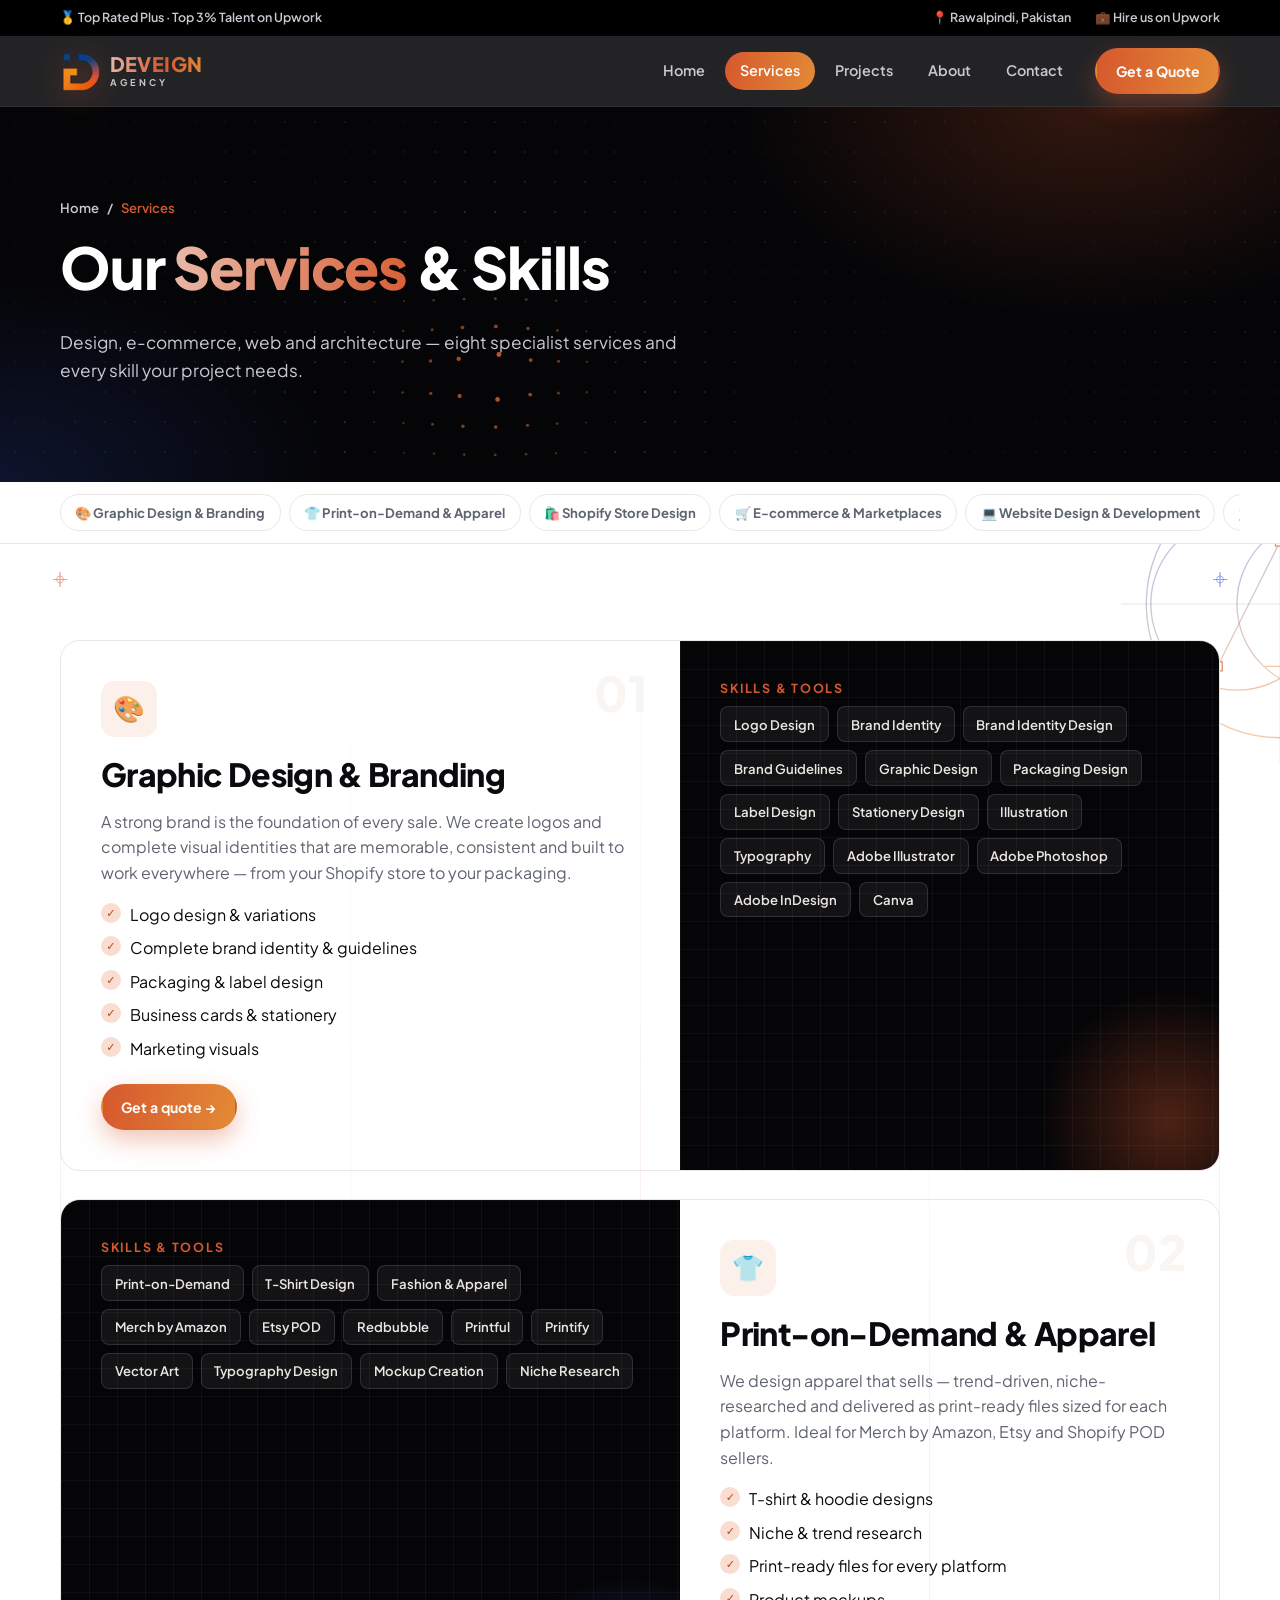
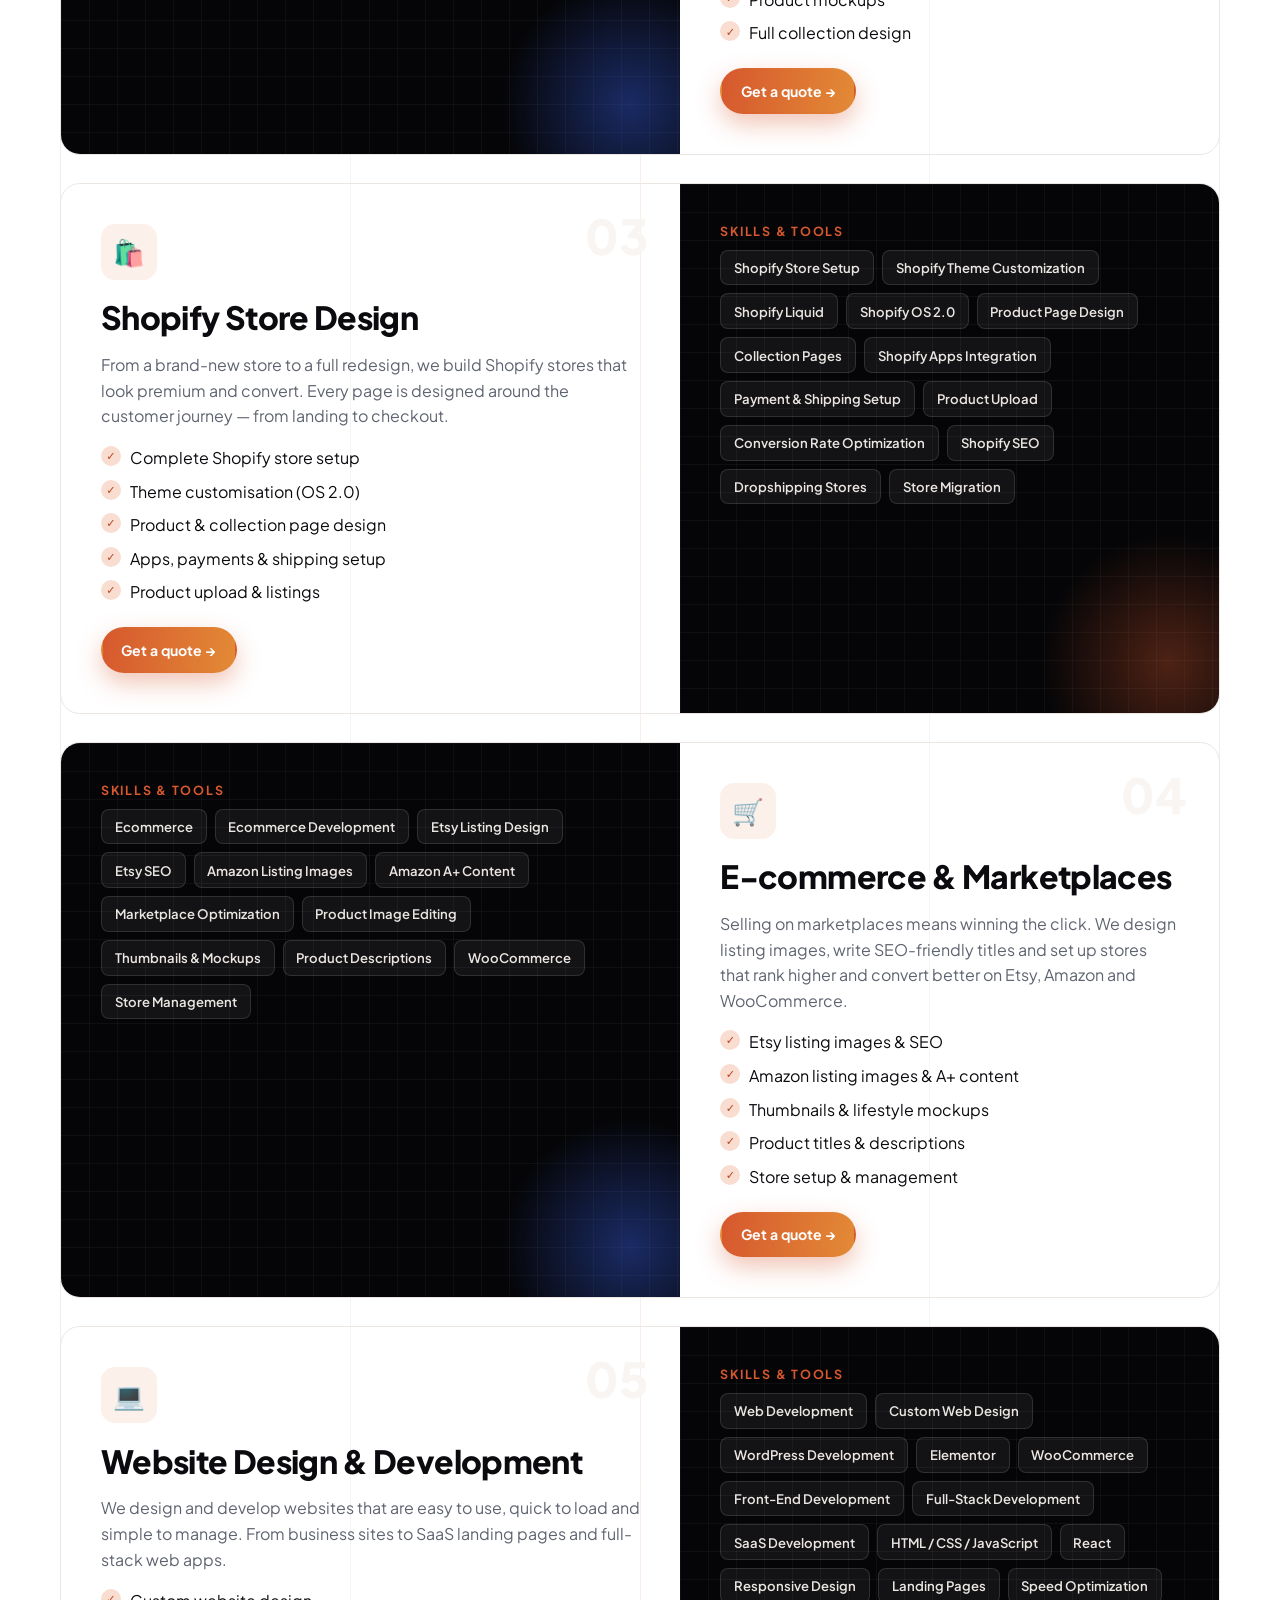
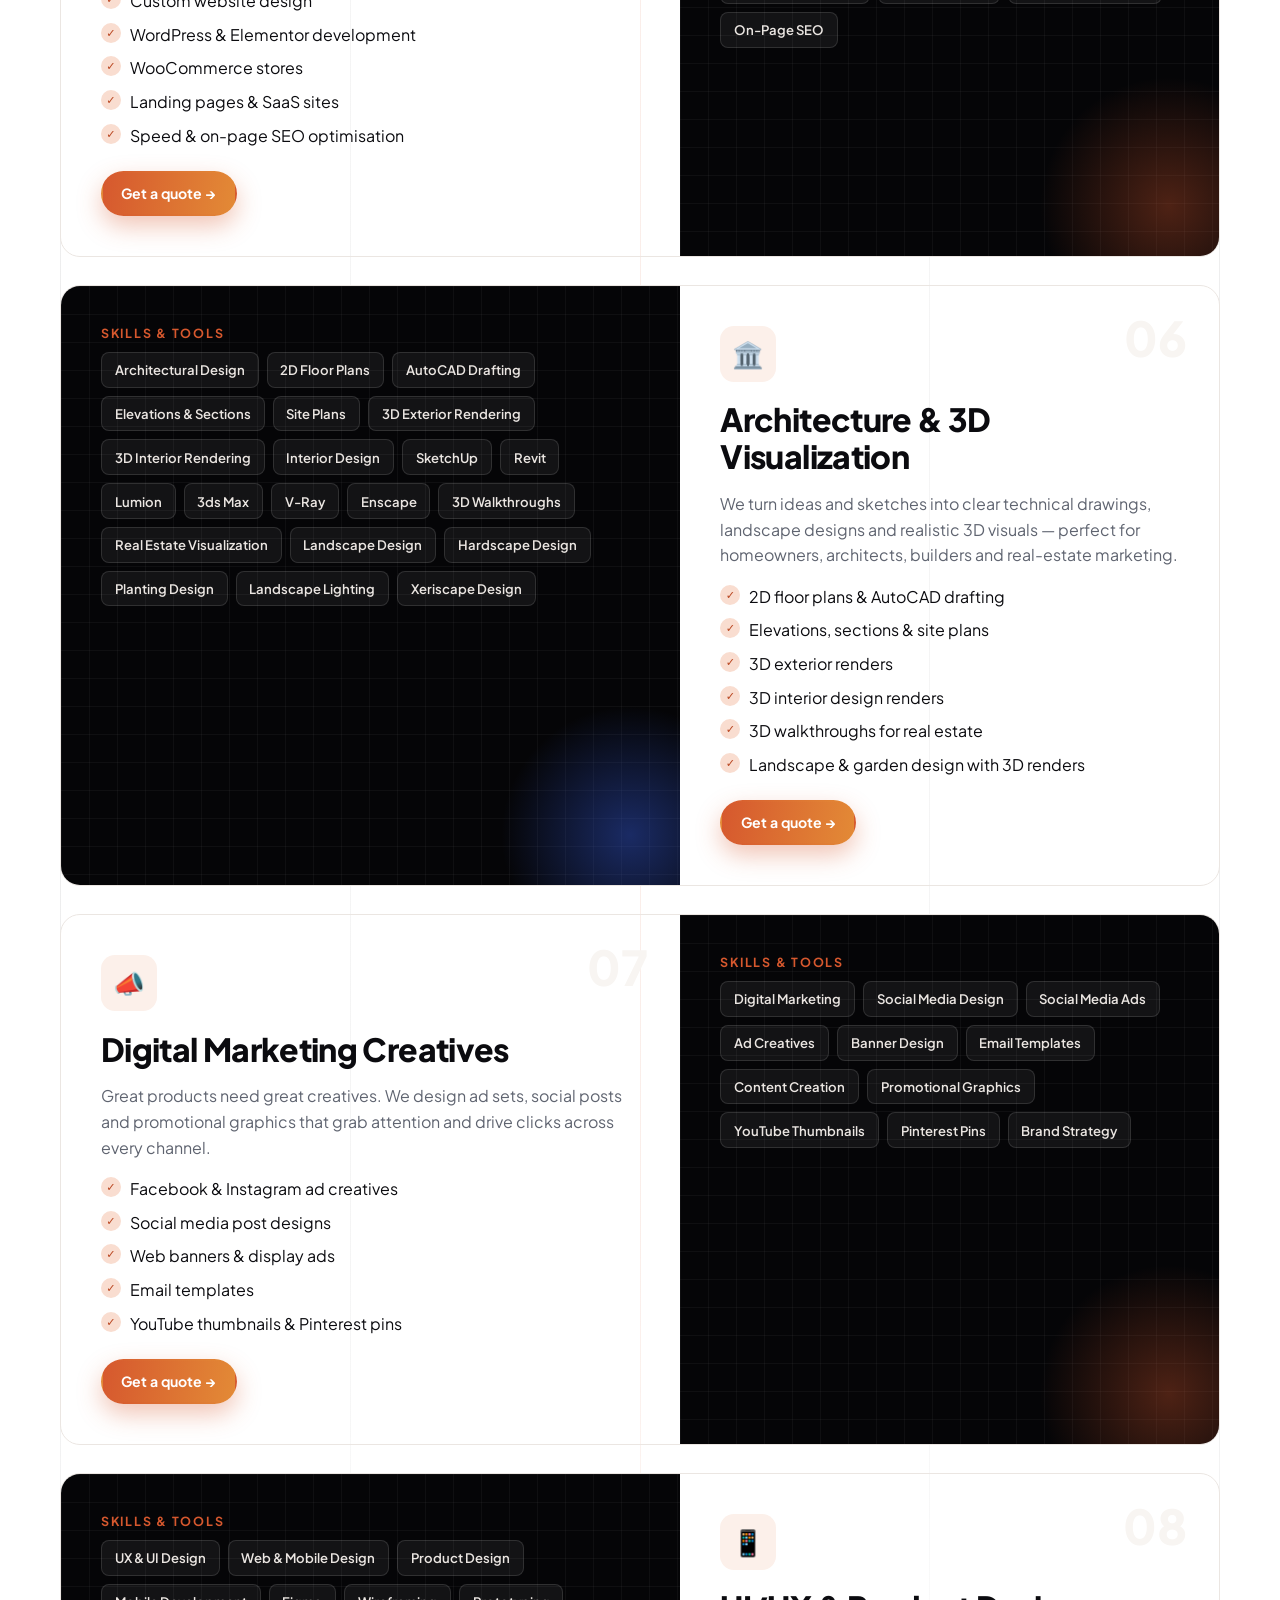
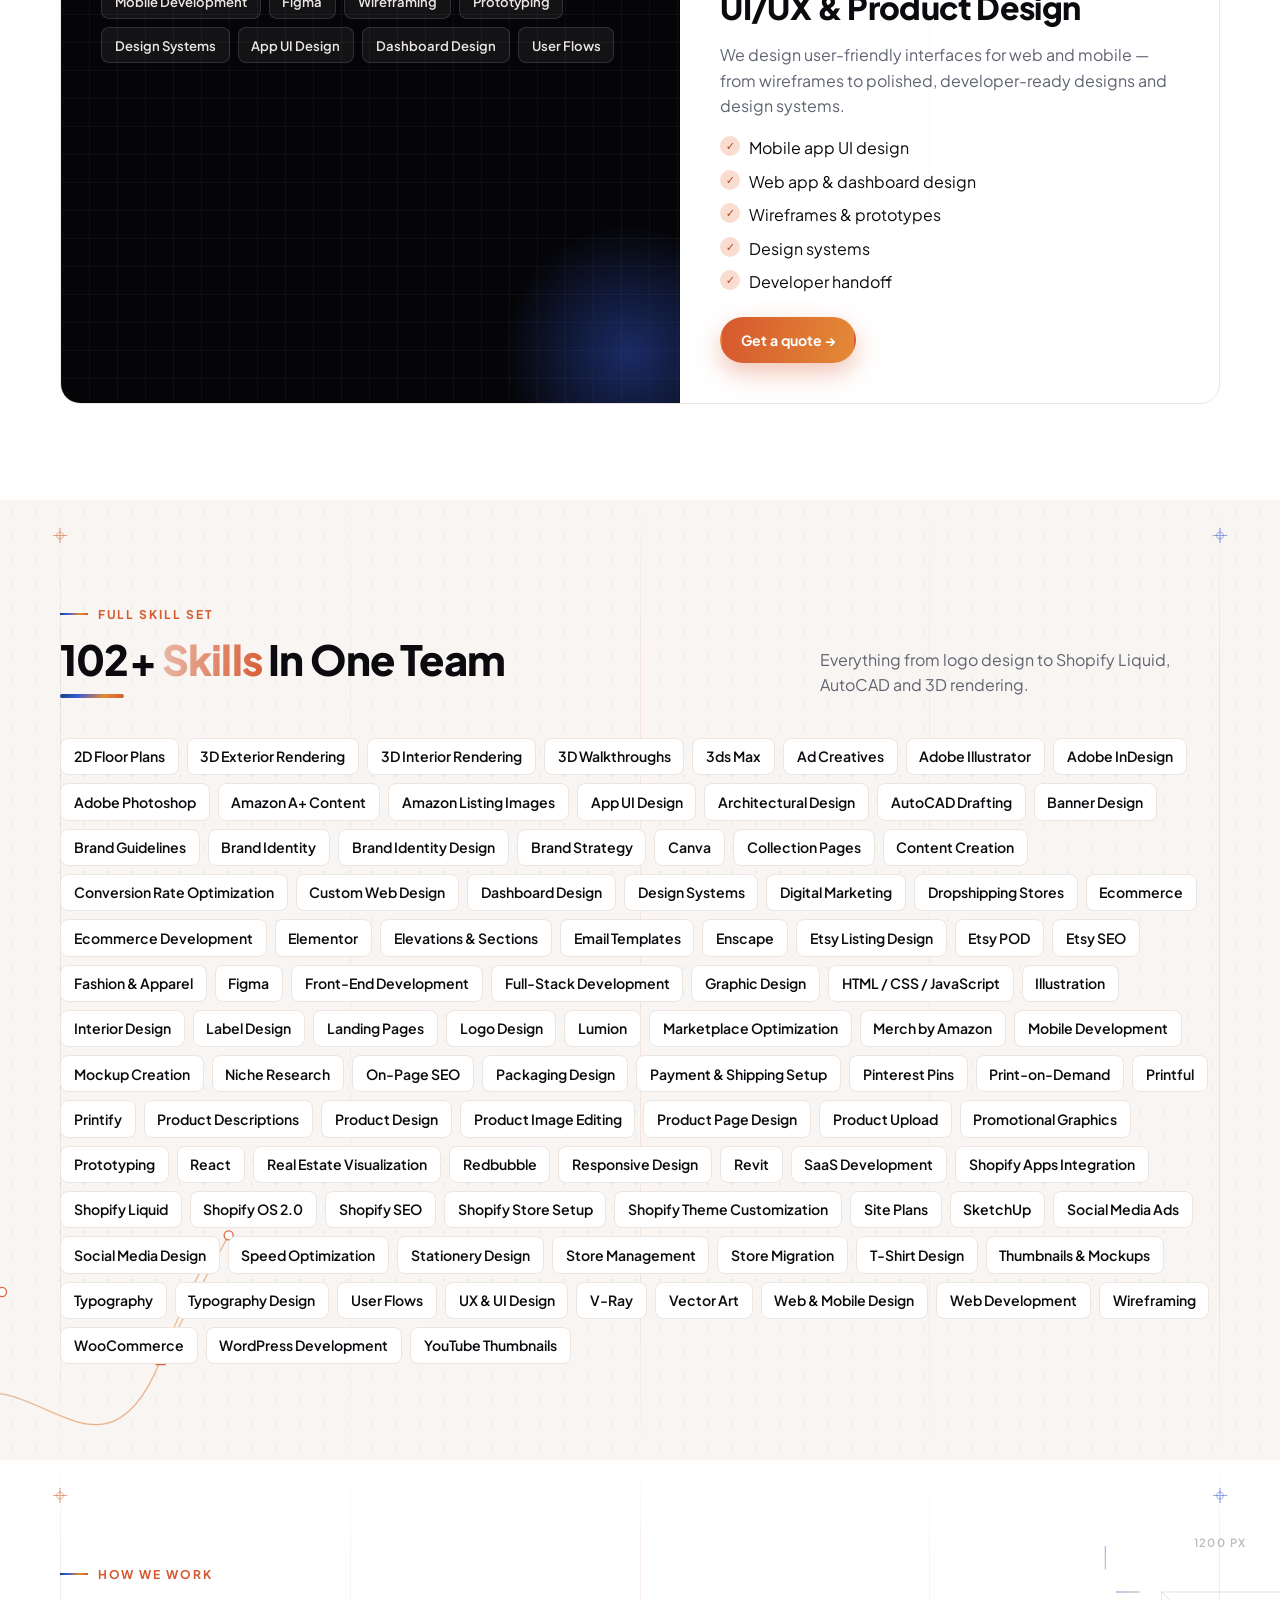
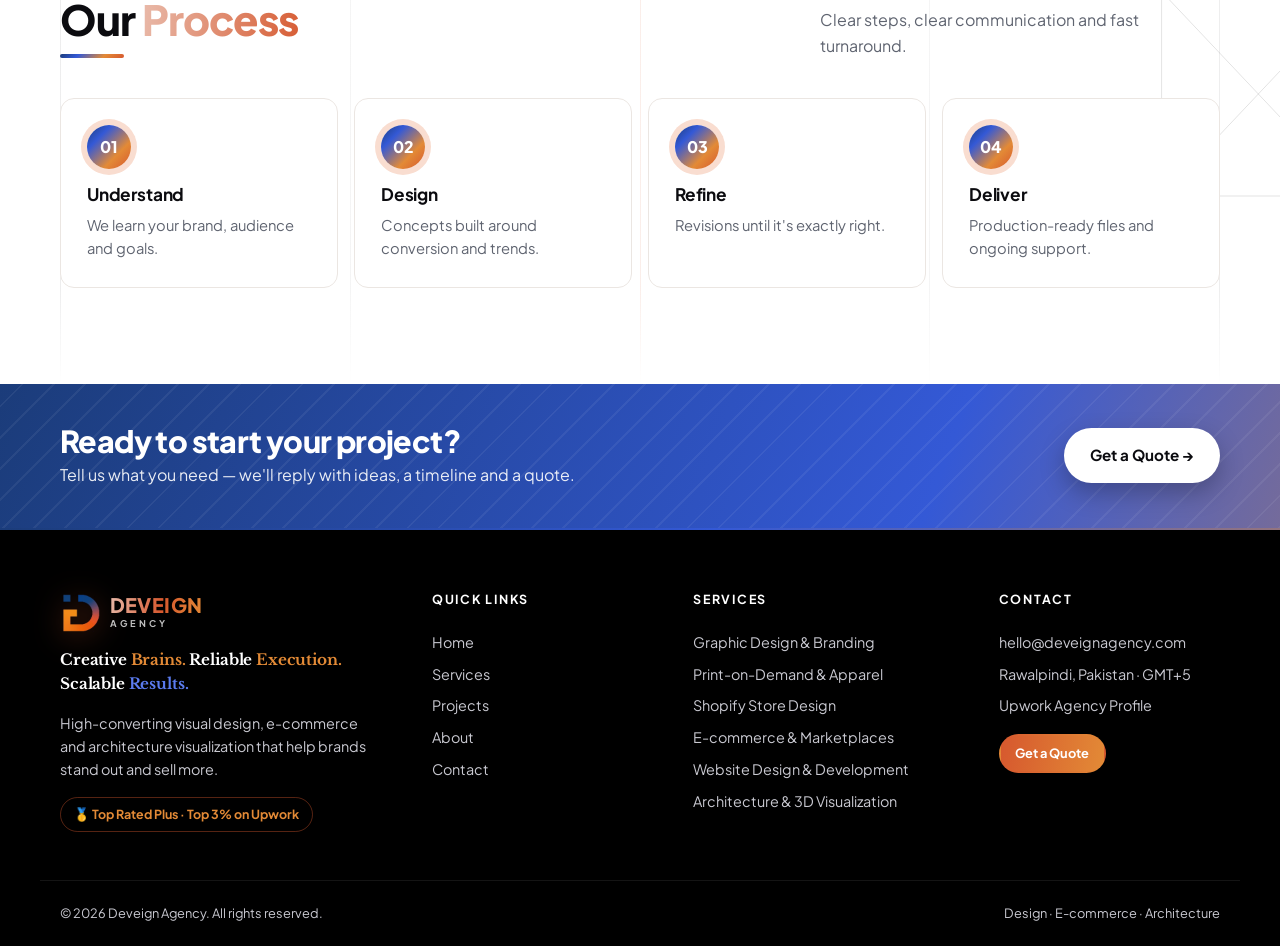
<file: services/index.html>
<!doctype html>
<html lang="en">
<head>
  <meta charset="utf-8">
  <meta name="viewport" content="width=device-width, initial-scale=1">
  <title>Services &amp; Skills — Deveign Agency</title>
  <meta name="description" content="Branding, print-on-demand, Shopify, Etsy & Amazon, WordPress websites, architecture & 3D visualization, digital marketing and UI/UX design.">
  <meta property="og:title" content="Services &amp; Skills — Deveign Agency">
  <meta property="og:description" content="Branding, print-on-demand, Shopify, Etsy & Amazon, WordPress websites, architecture & 3D visualization, digital marketing and UI/UX design.">
  <meta property="og:type" content="website">
  <link rel="canonical" href="https://deveignagency.com/services/">
  <meta property="og:url" content="https://deveignagency.com/services/">
  <meta property="og:site_name" content="Deveign Agency">
  <meta property="og:image" content="https://deveignagency.com/assets/img/brand/logo-mark.png">
  <meta name="theme-color" content="#000000">
  <link rel="preconnect" href="https://fonts.googleapis.com">
  <link rel="preconnect" href="https://fonts.gstatic.com" crossorigin>
  <link href="https://fonts.googleapis.com/css2?family=Plus+Jakarta+Sans:wght@400;500;600;700;800&family=Libre+Baskerville:wght@400;700&display=swap" rel="stylesheet">
  <link rel="stylesheet" href="/assets/css/styles.css?v=202611052007">
  <script>document.documentElement.classList.add('js')</script>
  <link rel="icon" type="image/png" href="/assets/img/brand/logo-mark.png">
  <script type="application/ld+json">
{
  "@context": "https://schema.org",
  "@type": "BreadcrumbList",
  "itemListElement": [
    {"@type": "ListItem", "position": 1, "name": "Home", "item": "https://deveignagency.com/"},
    {"@type": "ListItem", "position": 2, "name": "Services", "item": "https://deveignagency.com/services/"}
  ]
}
  </script>
</head><body data-page="services">
  <a class="skip" href="#main">Skip to content</a>
  <div class="progress" aria-hidden="true"><span id="progressBar"></span></div>
  <div class="topbar">
    <div class="container topbar__inner">
      <span>🥇 Top Rated Plus · Top 3% Talent on Upwork</span>
      <span class="topbar__right">
        <span>📍 Rawalpindi, Pakistan</span>
        <a href="https://www.upwork.com/agencies/1889365964050848512/" target="_blank" rel="noopener">💼 Hire us on Upwork</a>
      </span>
    </div>
  </div>
  <header class="header">
    <div class="container header__inner">
      <a href="/" class="logo" aria-label="Deveign Agency home"><img class="logo__mark" src="/assets/img/brand/logo-mark.png" alt="" width="40" height="40"><span class="logo__text">DEVEIGN<small>Agency</small></span></a>
      <nav class="nav" id="nav" aria-label="Main">
        <a href="/">Home</a>
        <a href="/services/" class="active" aria-current="page">Services</a>
        <a href="/portfolio/">Projects</a>
        <a href="/about/">About</a>
        <a href="/contact/">Contact</a>
        <a href="/contact/" class="btn btn--primary btn--sm">Get a Quote</a>
      </nav>
      <button class="nav-toggle" id="navToggle" aria-label="Open menu" aria-expanded="false" aria-controls="nav">
        <span></span><span></span><span></span>
      </button>
    </div>
  </header>
  <main id="main">
    <section class="page-hero">
      <canvas class="hero-canvas" aria-hidden="true"></canvas>
      <div class="page-hero__glow" aria-hidden="true"></div>
      <div class="container page-hero__inner">
        <nav class="crumbs" aria-label="Breadcrumb"><a href="/">Home</a><span>/</span><span>Services</span></nav>
        <h1>Our <span class="hl">Services</span> &amp; Skills</h1>
        <p>Design, e-commerce, web and architecture — eight specialist services and every skill your project needs.</p>
      </div>
    </section>
    <div class="subnav"><div class="container subnav__inner"><a href="#branding">🎨 Graphic Design &amp; Branding</a><a href="#pod">👕 Print-on-Demand &amp; Apparel</a><a href="#shopify">🛍️ Shopify Store Design</a><a href="#ecommerce">🛒 E-commerce &amp; Marketplaces</a><a href="#web">💻 Website Design &amp; Development</a><a href="#architecture">🏛️ Architecture &amp; 3D Visualization</a><a href="#marketing">📣 Digital Marketing Creatives</a><a href="#uiux">📱 UI/UX &amp; Product Design</a></div></div>

    <section class="section">
      <div class="container svc-list">
        <article class="svc" id="branding">
          <div class="svc__text">
            <span class="svc__num">01</span>
            <div class="svc__icon">🎨</div>
            <h2>Graphic Design &amp; Branding</h2>
            <p>A strong brand is the foundation of every sale. We create logos and complete visual identities that are memorable, consistent and built to work everywhere — from your Shopify store to your packaging.</p>
            <ul class="checks"><li>Logo design &amp; variations</li><li>Complete brand identity &amp; guidelines</li><li>Packaging &amp; label design</li><li>Business cards &amp; stationery</li><li>Marketing visuals</li></ul>
            <a href="/contact/" class="btn btn--primary btn--sm">Get a quote →</a>
          </div>
          <div class="svc__panel">
            <h4>Skills &amp; tools</h4>
            <div class="chips"><span>Logo Design</span><span>Brand Identity</span><span>Brand Identity Design</span><span>Brand Guidelines</span><span>Graphic Design</span><span>Packaging Design</span><span>Label Design</span><span>Stationery Design</span><span>Illustration</span><span>Typography</span><span>Adobe Illustrator</span><span>Adobe Photoshop</span><span>Adobe InDesign</span><span>Canva</span></div>
          </div>
        </article>
        <article class="svc svc--flip" id="pod">
          <div class="svc__text">
            <span class="svc__num">02</span>
            <div class="svc__icon">👕</div>
            <h2>Print-on-Demand &amp; Apparel</h2>
            <p>We design apparel that sells — trend-driven, niche-researched and delivered as print-ready files sized for each platform. Ideal for Merch by Amazon, Etsy and Shopify POD sellers.</p>
            <ul class="checks"><li>T-shirt &amp; hoodie designs</li><li>Niche &amp; trend research</li><li>Print-ready files for every platform</li><li>Product mockups</li><li>Full collection design</li></ul>
            <a href="/contact/" class="btn btn--primary btn--sm">Get a quote →</a>
          </div>
          <div class="svc__panel">
            <h4>Skills &amp; tools</h4>
            <div class="chips"><span>Print-on-Demand</span><span>T-Shirt Design</span><span>Fashion &amp; Apparel</span><span>Merch by Amazon</span><span>Etsy POD</span><span>Redbubble</span><span>Printful</span><span>Printify</span><span>Vector Art</span><span>Typography Design</span><span>Mockup Creation</span><span>Niche Research</span></div>
          </div>
        </article>
        <article class="svc" id="shopify">
          <div class="svc__text">
            <span class="svc__num">03</span>
            <div class="svc__icon">🛍️</div>
            <h2>Shopify Store Design</h2>
            <p>From a brand-new store to a full redesign, we build Shopify stores that look premium and convert. Every page is designed around the customer journey — from landing to checkout.</p>
            <ul class="checks"><li>Complete Shopify store setup</li><li>Theme customisation (OS 2.0)</li><li>Product &amp; collection page design</li><li>Apps, payments &amp; shipping setup</li><li>Product upload &amp; listings</li></ul>
            <a href="/contact/" class="btn btn--primary btn--sm">Get a quote →</a>
          </div>
          <div class="svc__panel">
            <h4>Skills &amp; tools</h4>
            <div class="chips"><span>Shopify Store Setup</span><span>Shopify Theme Customization</span><span>Shopify Liquid</span><span>Shopify OS 2.0</span><span>Product Page Design</span><span>Collection Pages</span><span>Shopify Apps Integration</span><span>Payment &amp; Shipping Setup</span><span>Product Upload</span><span>Conversion Rate Optimization</span><span>Shopify SEO</span><span>Dropshipping Stores</span><span>Store Migration</span></div>
          </div>
        </article>
        <article class="svc svc--flip" id="ecommerce">
          <div class="svc__text">
            <span class="svc__num">04</span>
            <div class="svc__icon">🛒</div>
            <h2>E-commerce &amp; Marketplaces</h2>
            <p>Selling on marketplaces means winning the click. We design listing images, write SEO-friendly titles and set up stores that rank higher and convert better on Etsy, Amazon and WooCommerce.</p>
            <ul class="checks"><li>Etsy listing images &amp; SEO</li><li>Amazon listing images &amp; A+ content</li><li>Thumbnails &amp; lifestyle mockups</li><li>Product titles &amp; descriptions</li><li>Store setup &amp; management</li></ul>
            <a href="/contact/" class="btn btn--primary btn--sm">Get a quote →</a>
          </div>
          <div class="svc__panel">
            <h4>Skills &amp; tools</h4>
            <div class="chips"><span>Ecommerce</span><span>Ecommerce Development</span><span>Etsy Listing Design</span><span>Etsy SEO</span><span>Amazon Listing Images</span><span>Amazon A+ Content</span><span>Marketplace Optimization</span><span>Product Image Editing</span><span>Thumbnails &amp; Mockups</span><span>Product Descriptions</span><span>WooCommerce</span><span>Store Management</span></div>
          </div>
        </article>
        <article class="svc" id="web">
          <div class="svc__text">
            <span class="svc__num">05</span>
            <div class="svc__icon">💻</div>
            <h2>Website Design &amp; Development</h2>
            <p>We design and develop websites that are easy to use, quick to load and simple to manage. From business sites to SaaS landing pages and full-stack web apps.</p>
            <ul class="checks"><li>Custom website design</li><li>WordPress &amp; Elementor development</li><li>WooCommerce stores</li><li>Landing pages &amp; SaaS sites</li><li>Speed &amp; on-page SEO optimisation</li></ul>
            <a href="/contact/" class="btn btn--primary btn--sm">Get a quote →</a>
          </div>
          <div class="svc__panel">
            <h4>Skills &amp; tools</h4>
            <div class="chips"><span>Web Development</span><span>Custom Web Design</span><span>WordPress Development</span><span>Elementor</span><span>WooCommerce</span><span>Front-End Development</span><span>Full-Stack Development</span><span>SaaS Development</span><span>HTML / CSS / JavaScript</span><span>React</span><span>Responsive Design</span><span>Landing Pages</span><span>Speed Optimization</span><span>On-Page SEO</span></div>
          </div>
        </article>
        <article class="svc svc--flip" id="architecture">
          <div class="svc__text">
            <span class="svc__num">06</span>
            <div class="svc__icon">🏛️</div>
            <h2>Architecture &amp; 3D Visualization</h2>
            <p>We turn ideas and sketches into clear technical drawings, landscape designs and realistic 3D visuals — perfect for homeowners, architects, builders and real-estate marketing.</p>
            <ul class="checks"><li>2D floor plans &amp; AutoCAD drafting</li><li>Elevations, sections &amp; site plans</li><li>3D exterior renders</li><li>3D interior design renders</li><li>3D walkthroughs for real estate</li><li>Landscape &amp; garden design with 3D renders</li></ul>
            <a href="/contact/" class="btn btn--primary btn--sm">Get a quote →</a>
          </div>
          <div class="svc__panel">
            <h4>Skills &amp; tools</h4>
            <div class="chips"><span>Architectural Design</span><span>2D Floor Plans</span><span>AutoCAD Drafting</span><span>Elevations &amp; Sections</span><span>Site Plans</span><span>3D Exterior Rendering</span><span>3D Interior Rendering</span><span>Interior Design</span><span>SketchUp</span><span>Revit</span><span>Lumion</span><span>3ds Max</span><span>V-Ray</span><span>Enscape</span><span>3D Walkthroughs</span><span>Real Estate Visualization</span><span>Landscape Design</span><span>Hardscape Design</span><span>Planting Design</span><span>Landscape Lighting</span><span>Xeriscape Design</span></div>
          </div>
        </article>
        <article class="svc" id="marketing">
          <div class="svc__text">
            <span class="svc__num">07</span>
            <div class="svc__icon">📣</div>
            <h2>Digital Marketing Creatives</h2>
            <p>Great products need great creatives. We design ad sets, social posts and promotional graphics that grab attention and drive clicks across every channel.</p>
            <ul class="checks"><li>Facebook &amp; Instagram ad creatives</li><li>Social media post designs</li><li>Web banners &amp; display ads</li><li>Email templates</li><li>YouTube thumbnails &amp; Pinterest pins</li></ul>
            <a href="/contact/" class="btn btn--primary btn--sm">Get a quote →</a>
          </div>
          <div class="svc__panel">
            <h4>Skills &amp; tools</h4>
            <div class="chips"><span>Digital Marketing</span><span>Social Media Design</span><span>Social Media Ads</span><span>Ad Creatives</span><span>Banner Design</span><span>Email Templates</span><span>Content Creation</span><span>Promotional Graphics</span><span>YouTube Thumbnails</span><span>Pinterest Pins</span><span>Brand Strategy</span></div>
          </div>
        </article>
        <article class="svc svc--flip" id="uiux">
          <div class="svc__text">
            <span class="svc__num">08</span>
            <div class="svc__icon">📱</div>
            <h2>UI/UX &amp; Product Design</h2>
            <p>We design user-friendly interfaces for web and mobile — from wireframes to polished, developer-ready designs and design systems.</p>
            <ul class="checks"><li>Mobile app UI design</li><li>Web app &amp; dashboard design</li><li>Wireframes &amp; prototypes</li><li>Design systems</li><li>Developer handoff</li></ul>
            <a href="/contact/" class="btn btn--primary btn--sm">Get a quote →</a>
          </div>
          <div class="svc__panel">
            <h4>Skills &amp; tools</h4>
            <div class="chips"><span>UX &amp; UI Design</span><span>Web &amp; Mobile Design</span><span>Product Design</span><span>Mobile Development</span><span>Figma</span><span>Wireframing</span><span>Prototyping</span><span>Design Systems</span><span>App UI Design</span><span>Dashboard Design</span><span>User Flows</span></div>
          </div>
        </article>
      </div>
    </section>

    <section class="section section--alt">
      <div class="container">
        <div class="head-row">
          <div>
            <span class="eyebrow">Full skill set</span>
            <h2>102+ <span class="hl">Skills</span> In One Team</h2>
          </div>
          <p>Everything from logo design to Shopify Liquid, AutoCAD and 3D rendering.</p>
        </div>
        <div class="chips chips--cloud"><span>2D Floor Plans</span><span>3D Exterior Rendering</span><span>3D Interior Rendering</span><span>3D Walkthroughs</span><span>3ds Max</span><span>Ad Creatives</span><span>Adobe Illustrator</span><span>Adobe InDesign</span><span>Adobe Photoshop</span><span>Amazon A+ Content</span><span>Amazon Listing Images</span><span>App UI Design</span><span>Architectural Design</span><span>AutoCAD Drafting</span><span>Banner Design</span><span>Brand Guidelines</span><span>Brand Identity</span><span>Brand Identity Design</span><span>Brand Strategy</span><span>Canva</span><span>Collection Pages</span><span>Content Creation</span><span>Conversion Rate Optimization</span><span>Custom Web Design</span><span>Dashboard Design</span><span>Design Systems</span><span>Digital Marketing</span><span>Dropshipping Stores</span><span>Ecommerce</span><span>Ecommerce Development</span><span>Elementor</span><span>Elevations &amp; Sections</span><span>Email Templates</span><span>Enscape</span><span>Etsy Listing Design</span><span>Etsy POD</span><span>Etsy SEO</span><span>Fashion &amp; Apparel</span><span>Figma</span><span>Front-End Development</span><span>Full-Stack Development</span><span>Graphic Design</span><span>HTML / CSS / JavaScript</span><span>Illustration</span><span>Interior Design</span><span>Label Design</span><span>Landing Pages</span><span>Logo Design</span><span>Lumion</span><span>Marketplace Optimization</span><span>Merch by Amazon</span><span>Mobile Development</span><span>Mockup Creation</span><span>Niche Research</span><span>On-Page SEO</span><span>Packaging Design</span><span>Payment &amp; Shipping Setup</span><span>Pinterest Pins</span><span>Print-on-Demand</span><span>Printful</span><span>Printify</span><span>Product Descriptions</span><span>Product Design</span><span>Product Image Editing</span><span>Product Page Design</span><span>Product Upload</span><span>Promotional Graphics</span><span>Prototyping</span><span>React</span><span>Real Estate Visualization</span><span>Redbubble</span><span>Responsive Design</span><span>Revit</span><span>SaaS Development</span><span>Shopify Apps Integration</span><span>Shopify Liquid</span><span>Shopify OS 2.0</span><span>Shopify SEO</span><span>Shopify Store Setup</span><span>Shopify Theme Customization</span><span>Site Plans</span><span>SketchUp</span><span>Social Media Ads</span><span>Social Media Design</span><span>Speed Optimization</span><span>Stationery Design</span><span>Store Management</span><span>Store Migration</span><span>T-Shirt Design</span><span>Thumbnails &amp; Mockups</span><span>Typography</span><span>Typography Design</span><span>User Flows</span><span>UX &amp; UI Design</span><span>V-Ray</span><span>Vector Art</span><span>Web &amp; Mobile Design</span><span>Web Development</span><span>Wireframing</span><span>WooCommerce</span><span>WordPress Development</span><span>YouTube Thumbnails</span></div>
      </div>
    </section>

    <section class="section">
      <div class="container">
        <div class="head-row">
          <div>
            <span class="eyebrow">How we work</span>
            <h2>Our <span class="hl">Process</span></h2>
          </div>
          <p>Clear steps, clear communication and fast turnaround.</p>
        </div>
        <ol class="steps">
          <li class="step"><span class="step__num">01</span><h3>Understand</h3><p>We learn your brand, audience and goals.</p></li>
          <li class="step"><span class="step__num">02</span><h3>Design</h3><p>Concepts built around conversion and trends.</p></li>
          <li class="step"><span class="step__num">03</span><h3>Refine</h3><p>Revisions until it's exactly right.</p></li>
          <li class="step"><span class="step__num">04</span><h3>Deliver</h3><p>Production-ready files and ongoing support.</p></li>
        </ol>
      </div>
    </section>

    <section class="cta-band">
      <div class="container cta-band__inner">
        <div>
          <h2>Ready to start your project?</h2>
          <p>Tell us what you need — we'll reply with ideas, a timeline and a quote.</p>
        </div>
        <a href="/contact/" class="btn btn--light">Get a Quote →</a>
      </div>
    </section>
  </main>
  <footer class="footer">
    <div class="container footer__grid">
      <div>
        <a href="/" class="logo" aria-label="Deveign Agency home"><img class="logo__mark" src="/assets/img/brand/logo-mark.png" alt="" width="40" height="40"><span class="logo__text">DEVEIGN<small>Agency</small></span></a>
        <p class="tagline">Creative <em class="t-amber">Brains.</em> Reliable <em class="t-amber">Execution.</em> Scalable <em class="t-blue">Results.</em></p>
        <p>High-converting visual design, e-commerce and architecture visualization that help brands stand out and sell more.</p>
        <a href="https://www.upwork.com/agencies/1889365964050848512/" target="_blank" rel="noopener" class="footer__badge">🥇 Top Rated Plus · Top 3% on Upwork</a>
      </div>
      <div>
        <h4>Quick Links</h4>
        <a href="/">Home</a><a href="/services/">Services</a><a href="/portfolio/">Projects</a><a href="/about/">About</a><a href="/contact/">Contact</a>
      </div>
      <div>
        <h4>Services</h4>
        <a href="/services/#branding">Graphic Design &amp; Branding</a><a href="/services/#pod">Print-on-Demand &amp; Apparel</a><a href="/services/#shopify">Shopify Store Design</a><a href="/services/#ecommerce">E-commerce &amp; Marketplaces</a><a href="/services/#web">Website Design &amp; Development</a><a href="/services/#architecture">Architecture &amp; 3D Visualization</a>
      </div>
      <div>
        <h4>Contact</h4>
        <a href="mailto:hello@deveignagency.com">hello@deveignagency.com</a>
        <span>Rawalpindi, Pakistan · GMT+5</span>
        <a href="https://www.upwork.com/agencies/1889365964050848512/" target="_blank" rel="noopener">Upwork Agency Profile</a>
        <a href="/contact/" class="btn btn--primary btn--xs">Get a Quote</a>
      </div>
    </div>
    <div class="container footer__bottom">
      <span>© <span id="year">2026</span> Deveign Agency. All rights reserved.</span>
      <span>Design · E-commerce · Architecture</span>
    </div>
  </footer>
  <button class="to-top" id="toTop" type="button" aria-label="Back to top">
    <svg viewBox="0 0 44 44" aria-hidden="true"><circle cx="22" cy="22" r="20"/><circle class="to-top__ring" id="toTopRing" cx="22" cy="22" r="20" pathLength="100"/></svg>
    <span aria-hidden="true">↑</span>
  </button>
  <script src="/assets/js/main.js?v=202611052007"></script>
</body>
</html>
</file>
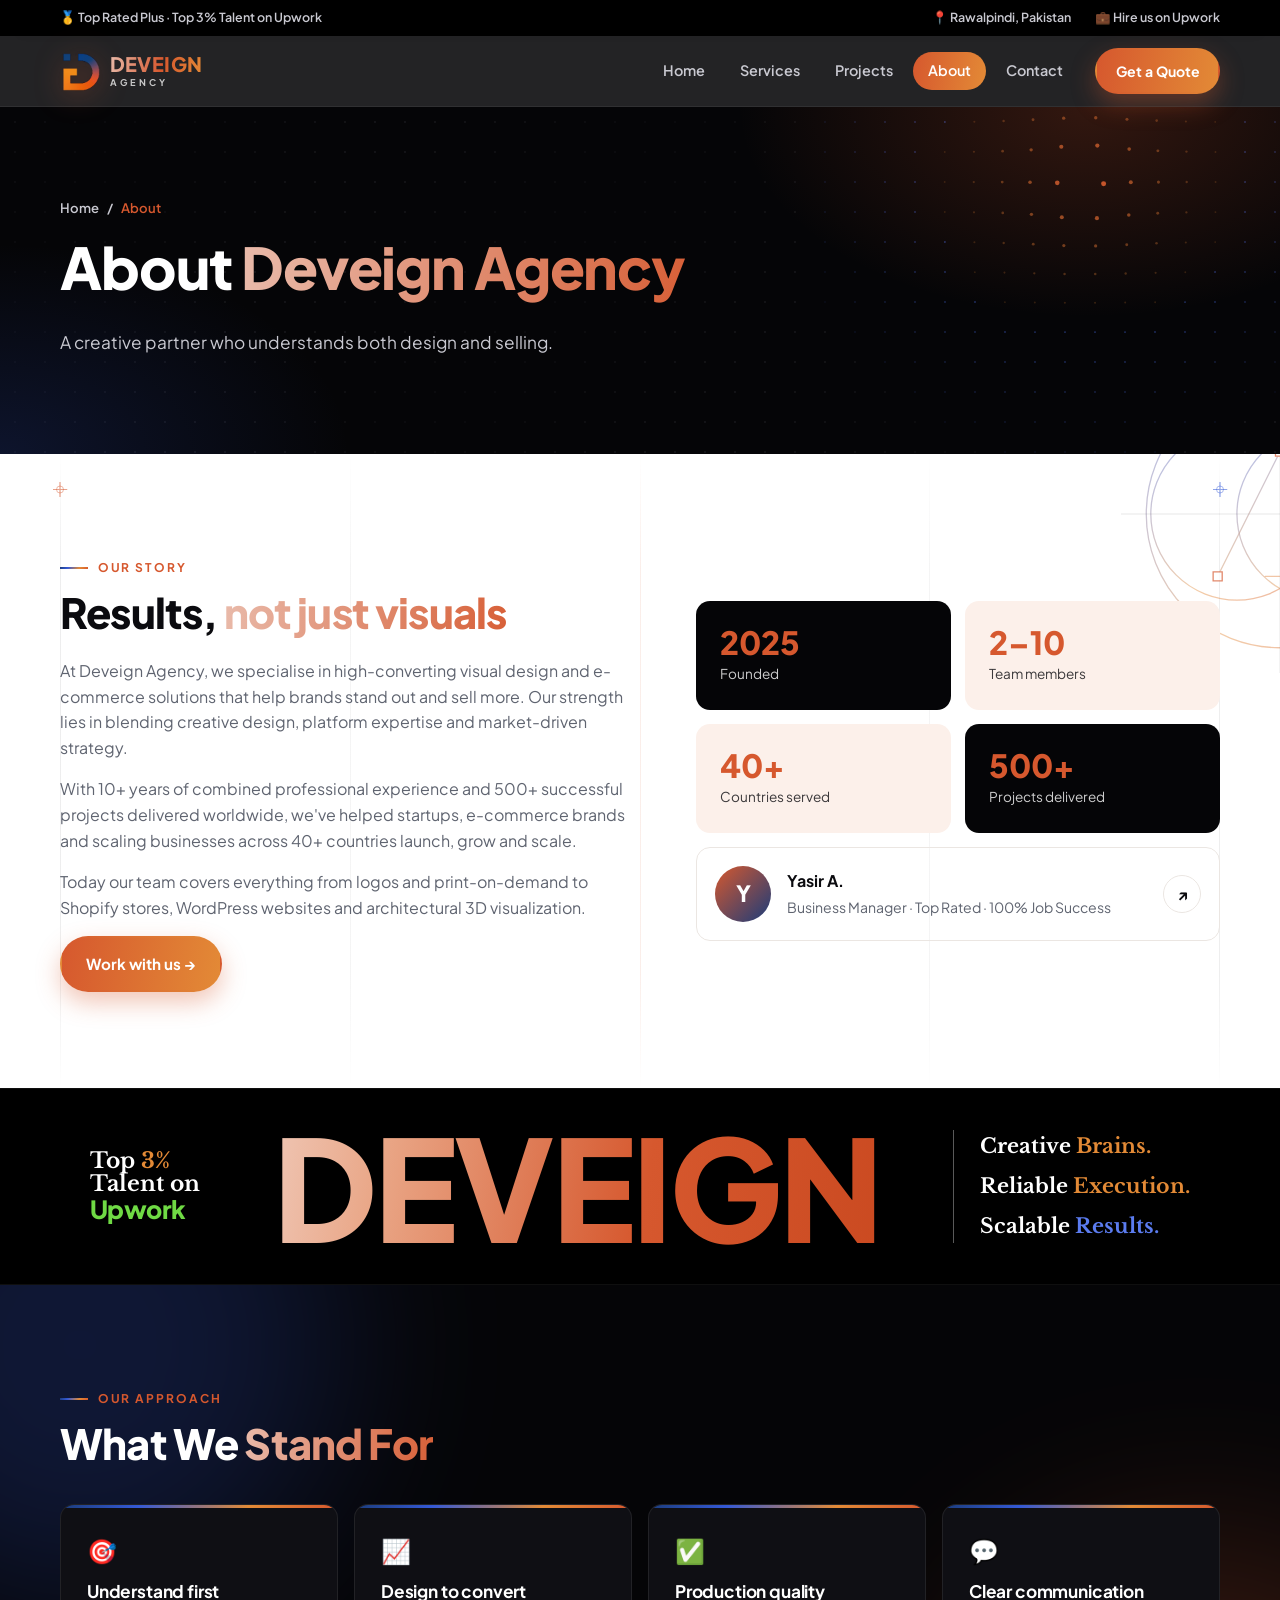
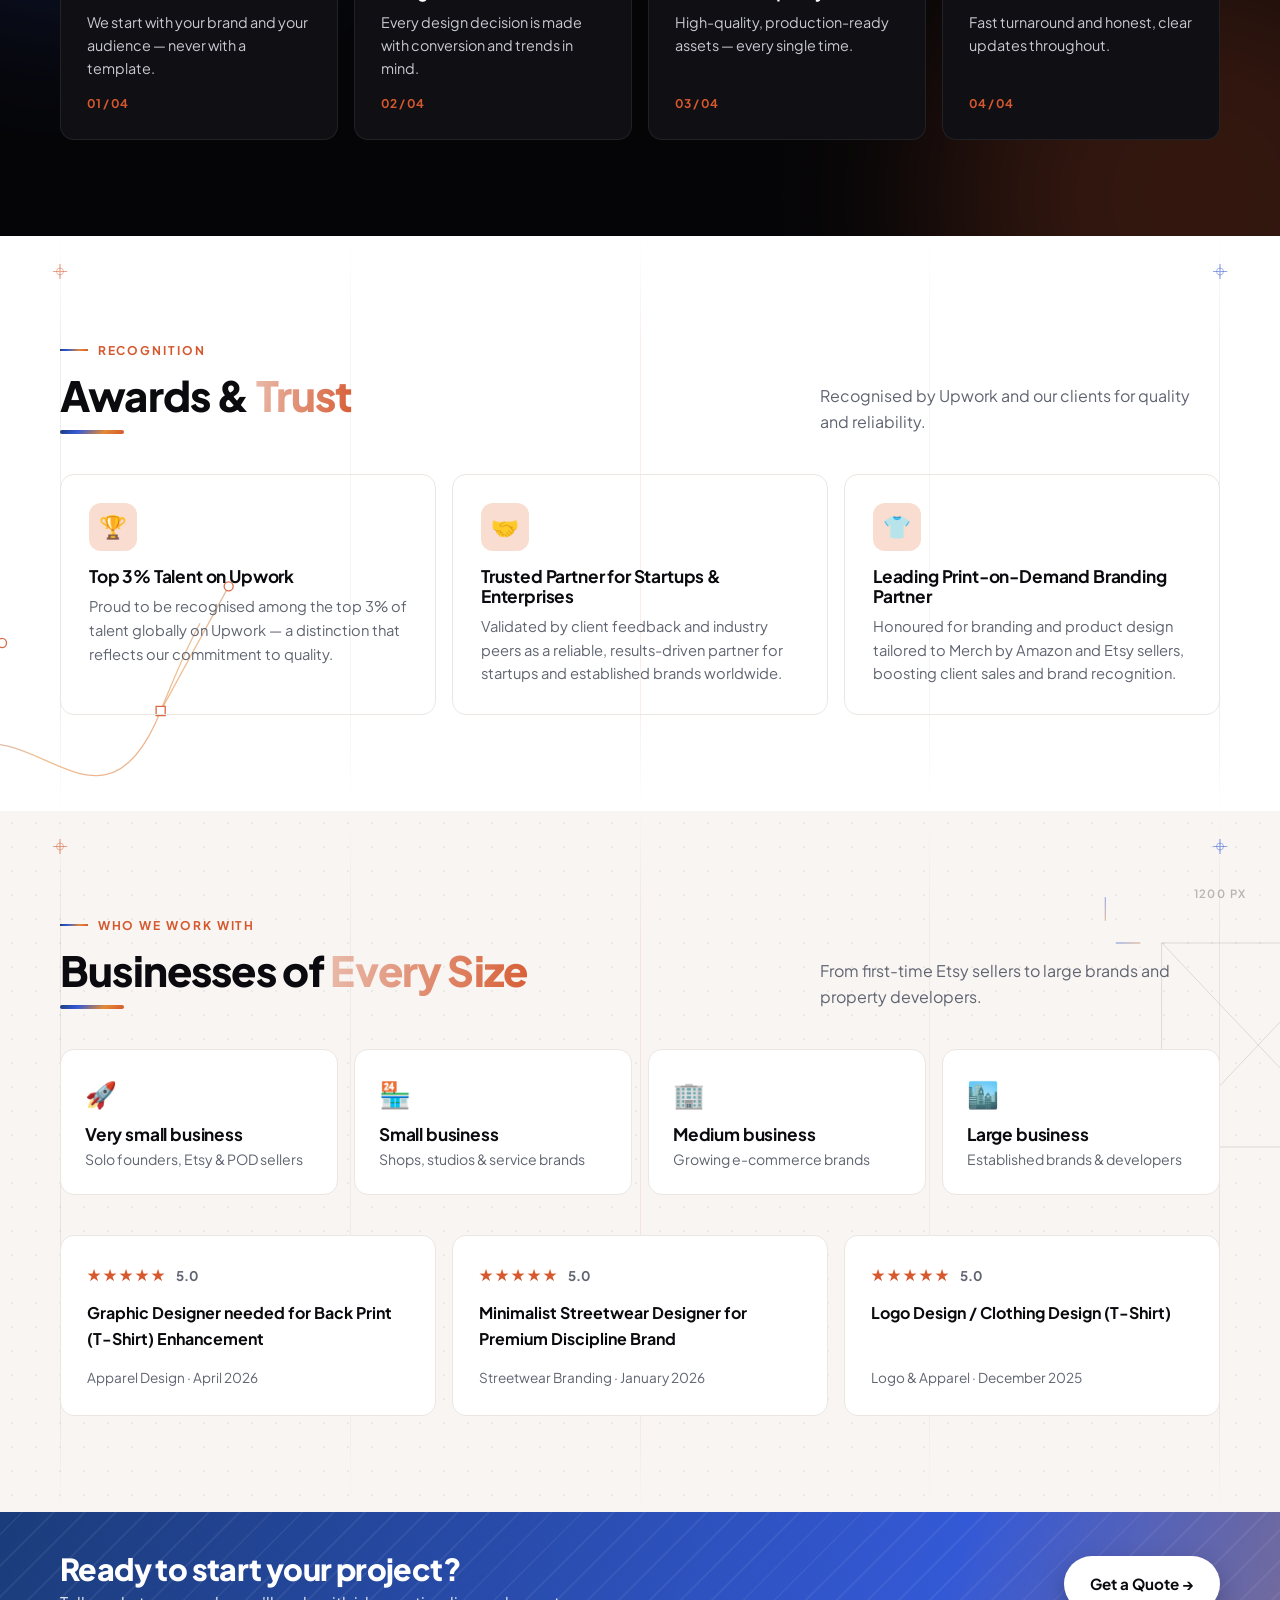
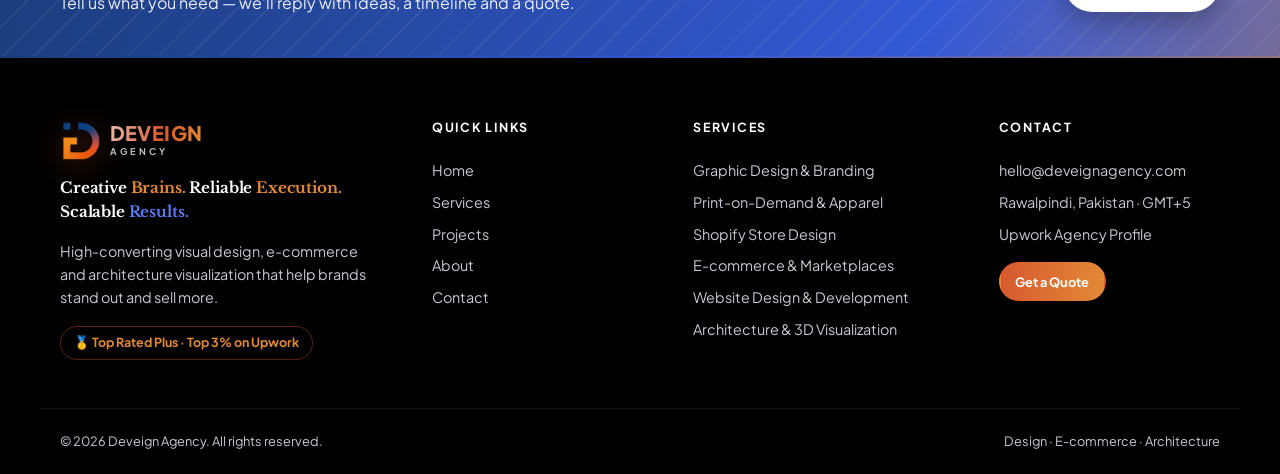
<file: about.html>
<!doctype html>
<html lang="en">
<head>
  <meta charset="utf-8">
  <title>Redirecting…</title>
  <link rel="canonical" href="https://deveignagency.com/about/">
  <meta name="robots" content="noindex">
  <meta http-equiv="refresh" content="0; url=/about/">
  <script>location.replace('/about/' + location.hash);</script>
</head>
<body><p>This page has moved to <a href="/about/">https://deveignagency.com/about/</a>.</p></body>
</html>
</file>
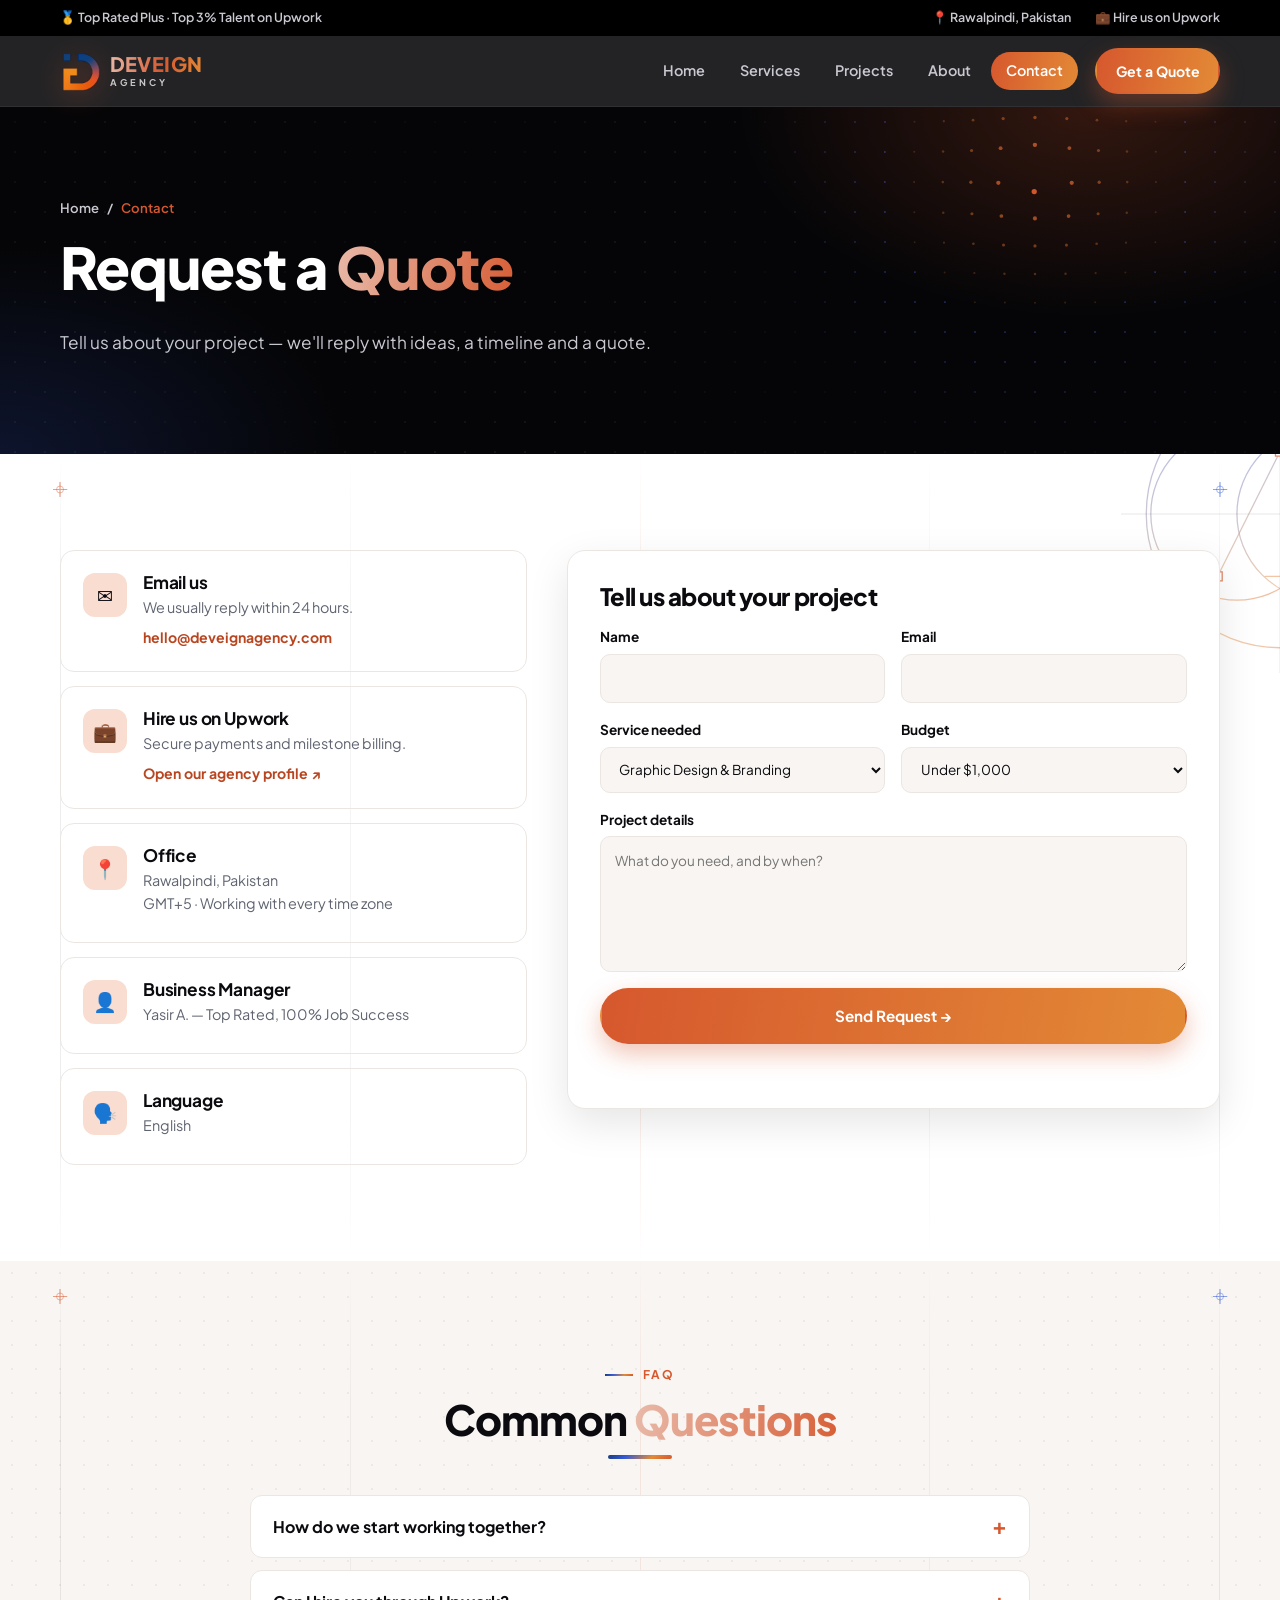
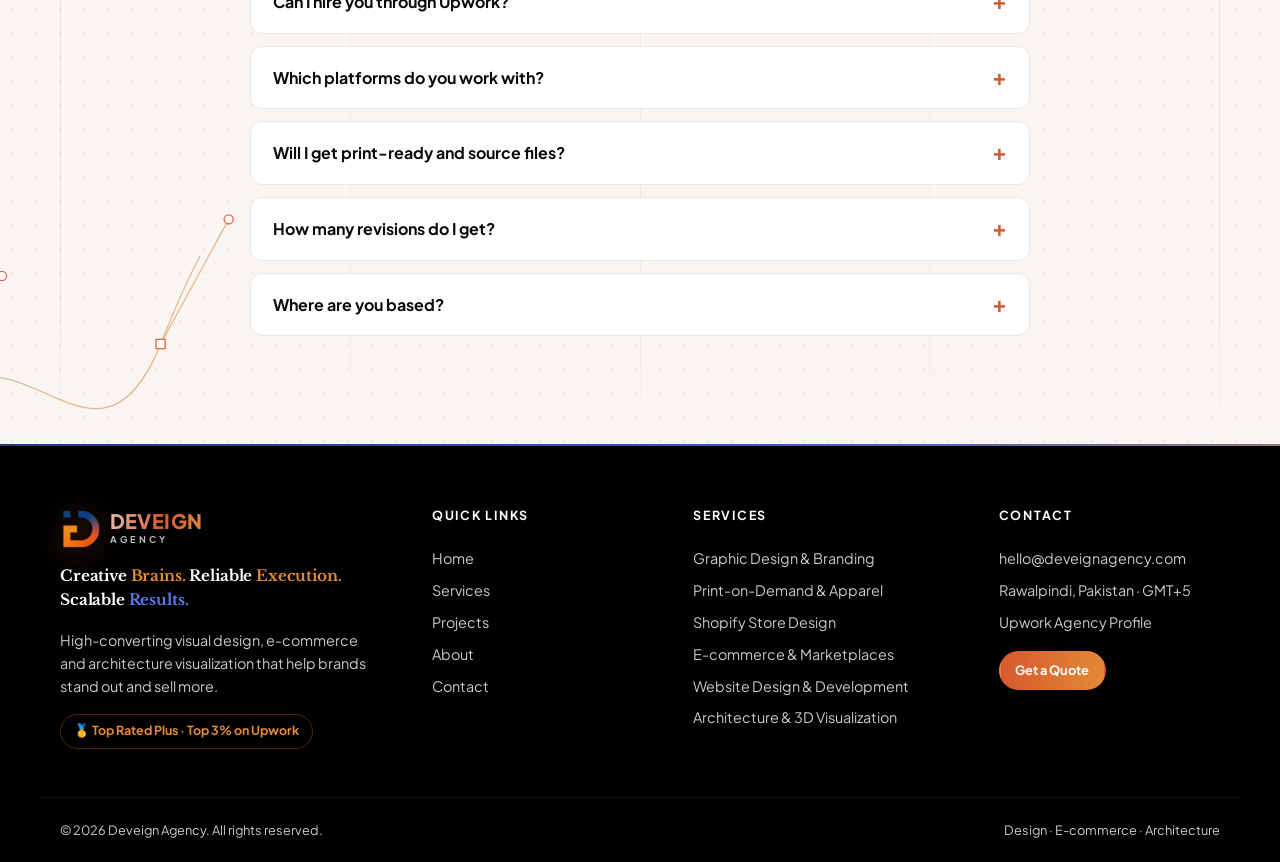
<file: contact.html>
<!doctype html>
<html lang="en">
<head>
  <meta charset="utf-8">
  <title>Redirecting…</title>
  <link rel="canonical" href="https://deveignagency.com/contact/">
  <meta name="robots" content="noindex">
  <meta http-equiv="refresh" content="0; url=/contact/">
  <script>location.replace('/contact/' + location.hash);</script>
</head>
<body><p>This page has moved to <a href="/contact/">https://deveignagency.com/contact/</a>.</p></body>
</html>
</file>
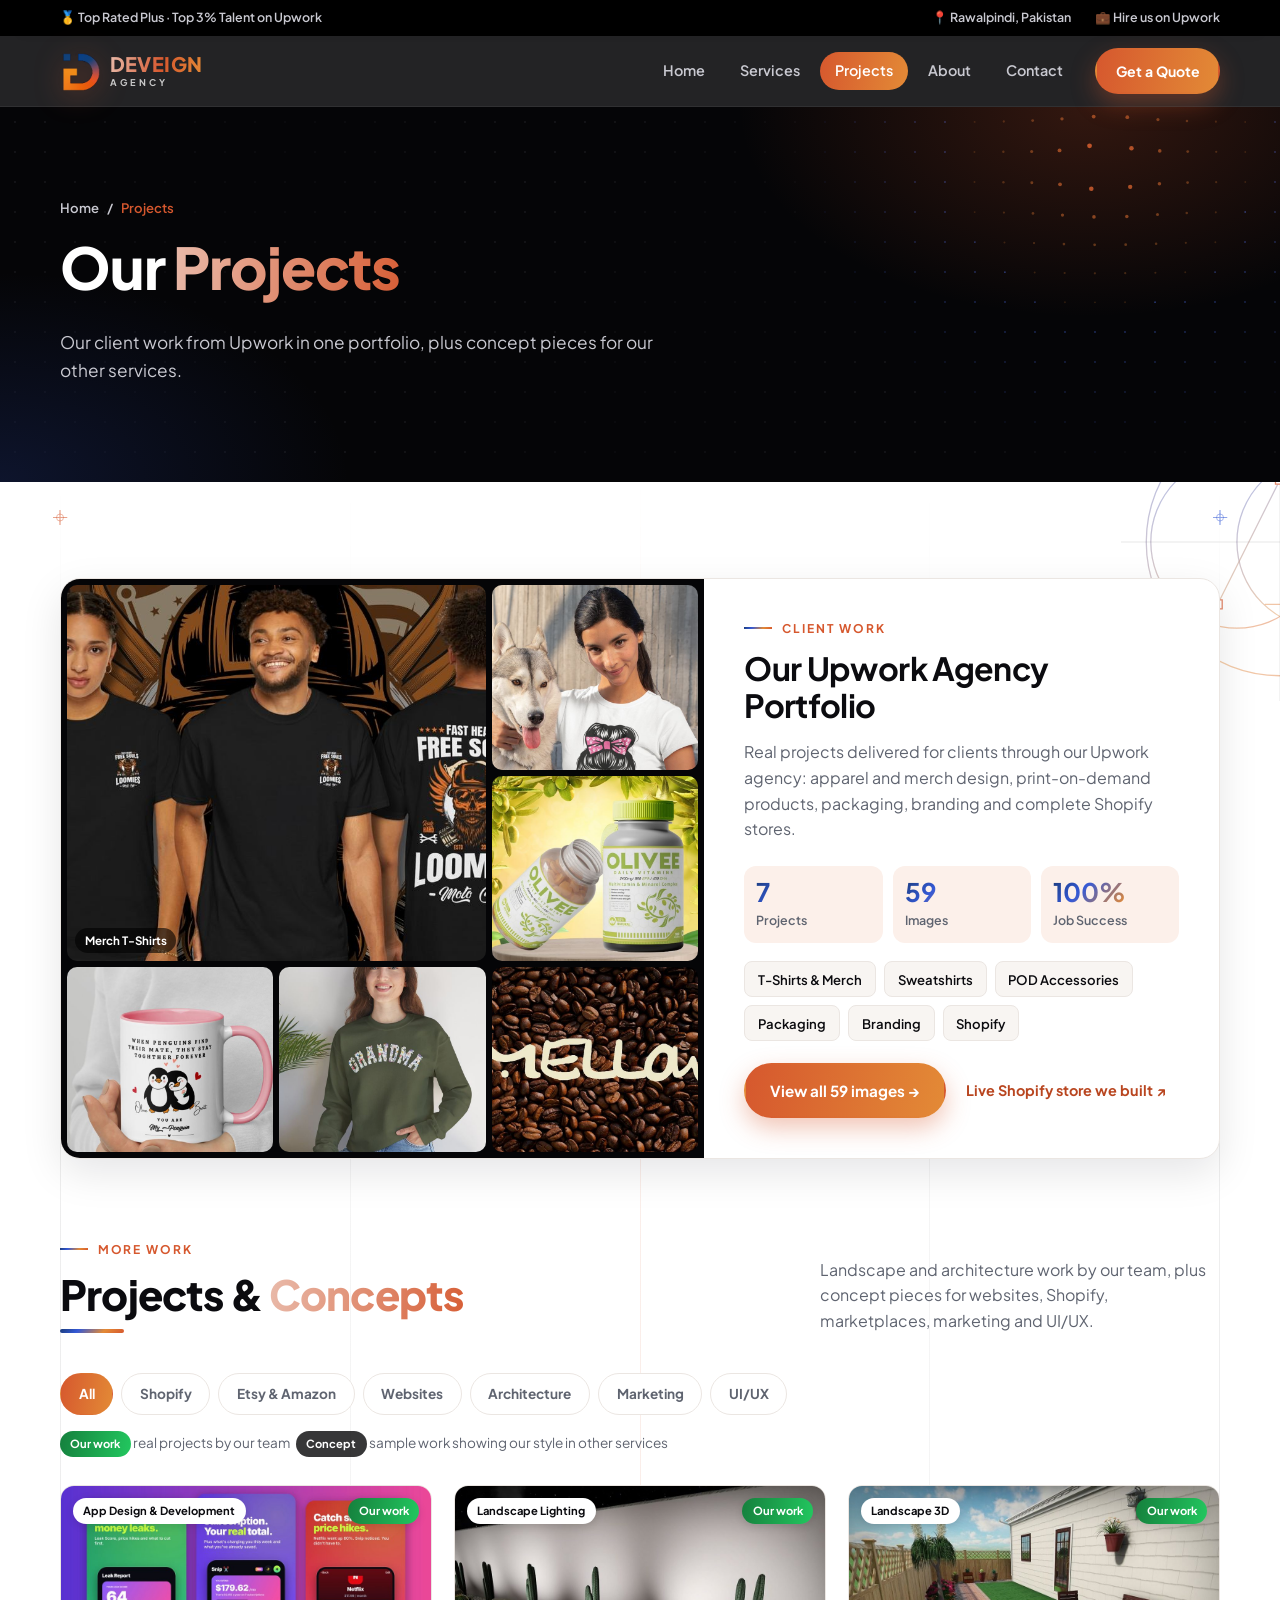
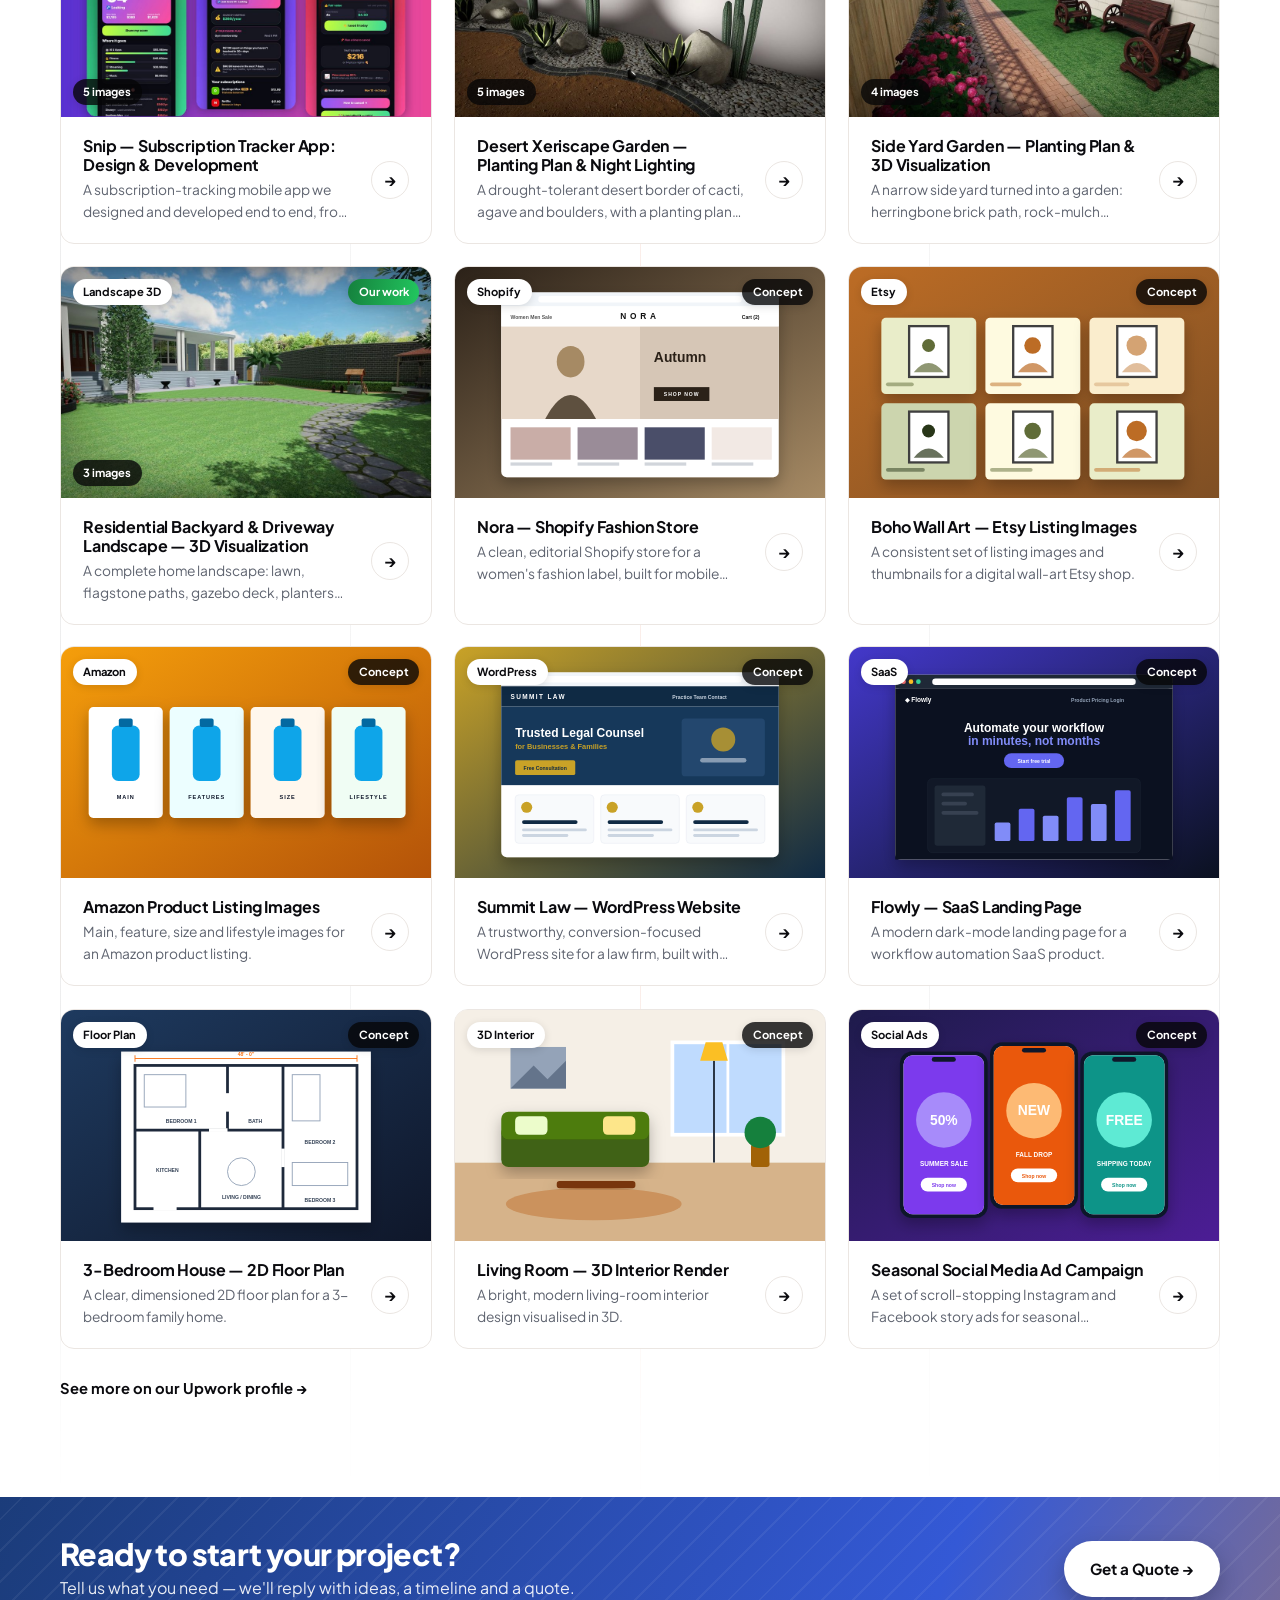
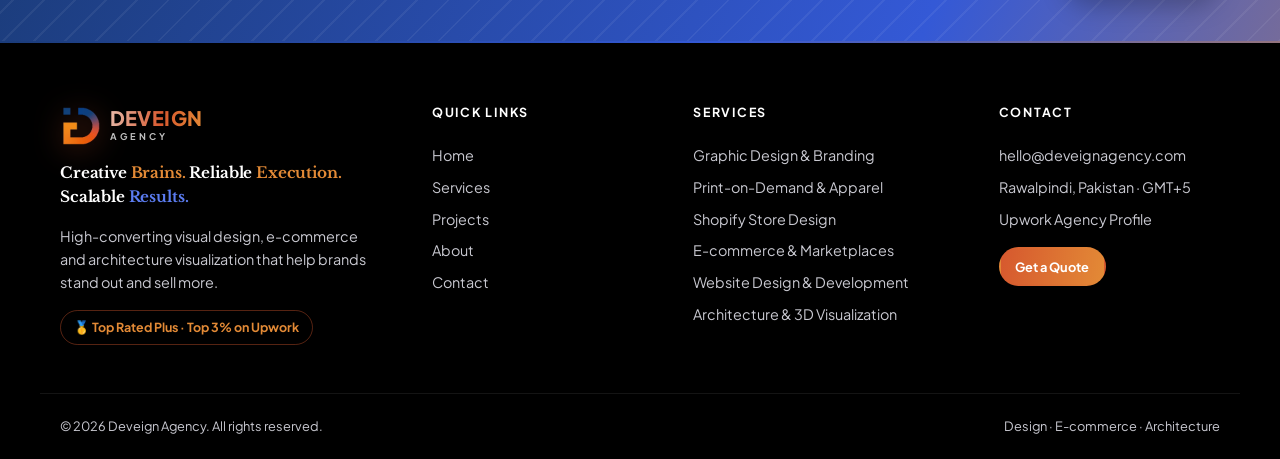
<file: portfolio.html>
<!doctype html>
<html lang="en">
<head>
  <meta charset="utf-8">
  <title>Redirecting…</title>
  <link rel="canonical" href="https://deveignagency.com/portfolio/">
  <meta name="robots" content="noindex">
  <meta http-equiv="refresh" content="0; url=/portfolio/">
  <script>location.replace('/portfolio/' + location.hash);</script>
</head>
<body><p>This page has moved to <a href="/portfolio/">https://deveignagency.com/portfolio/</a>.</p></body>
</html>
</file>
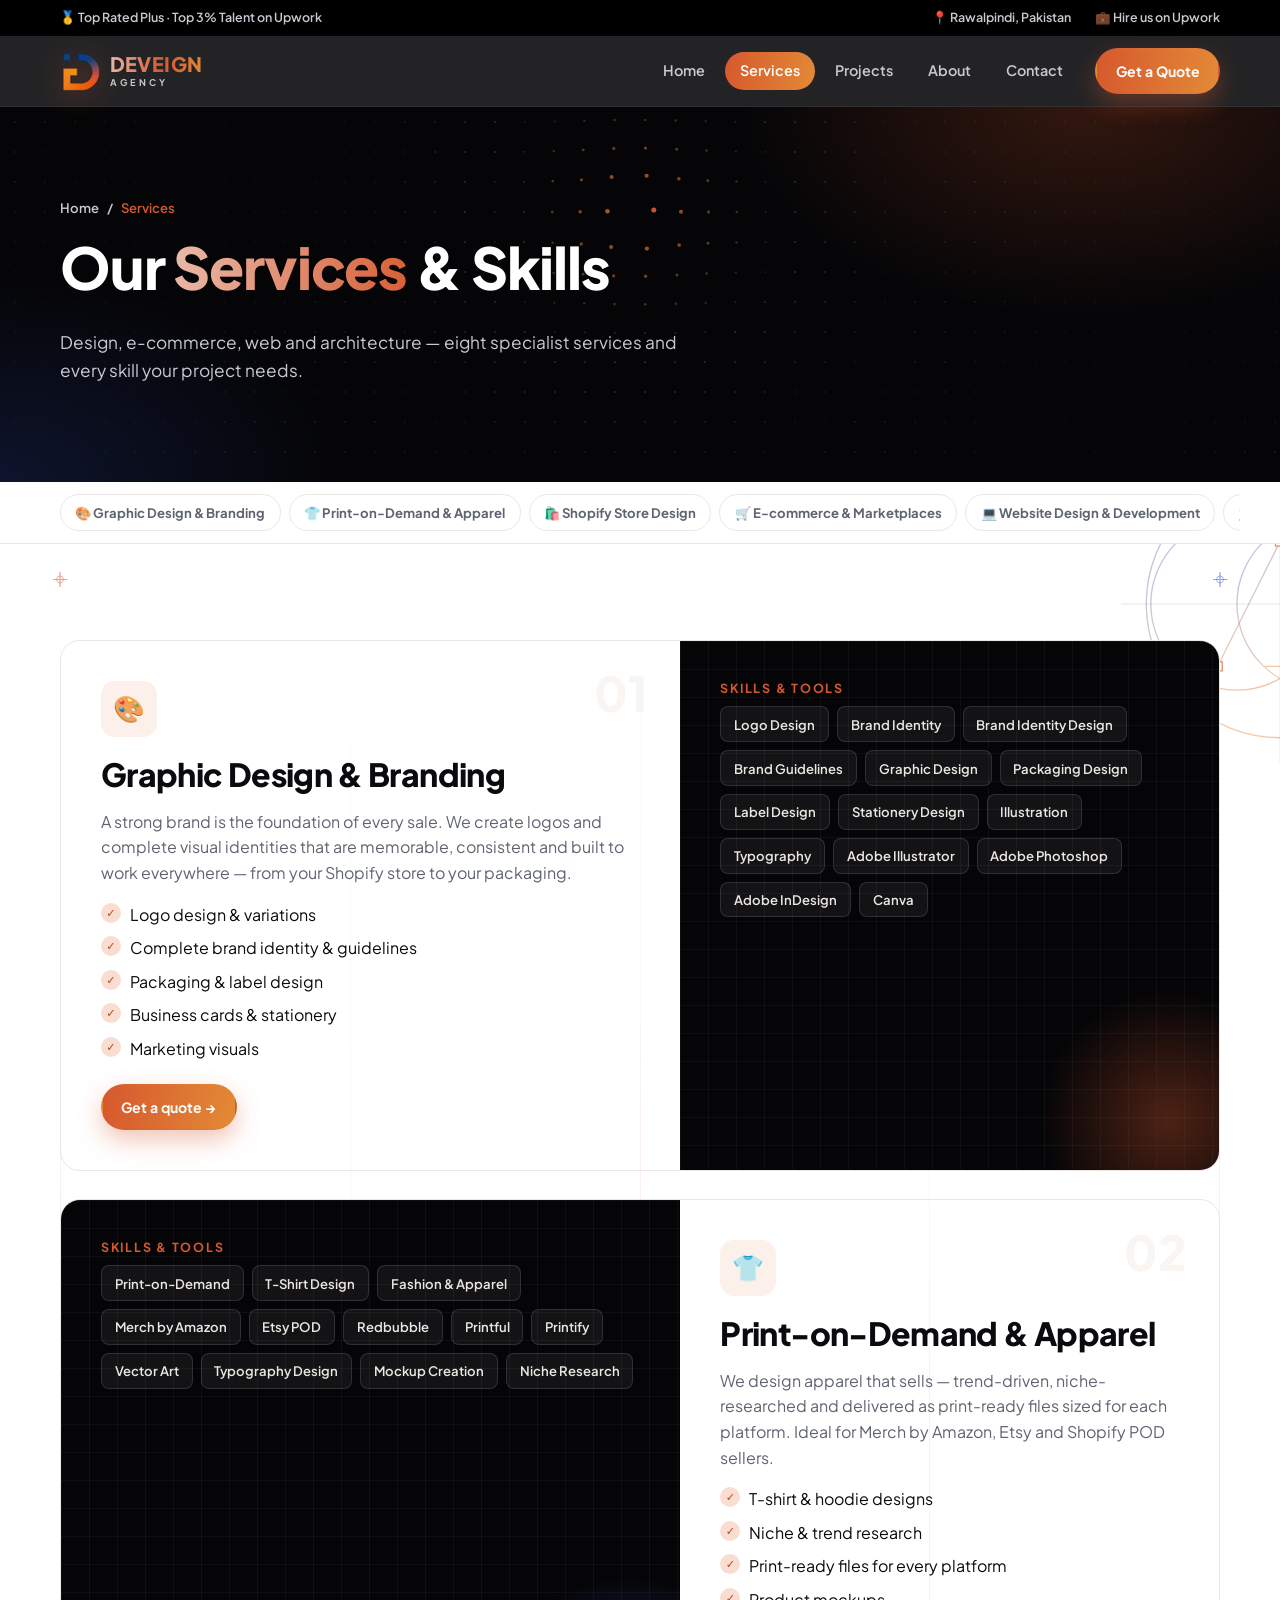
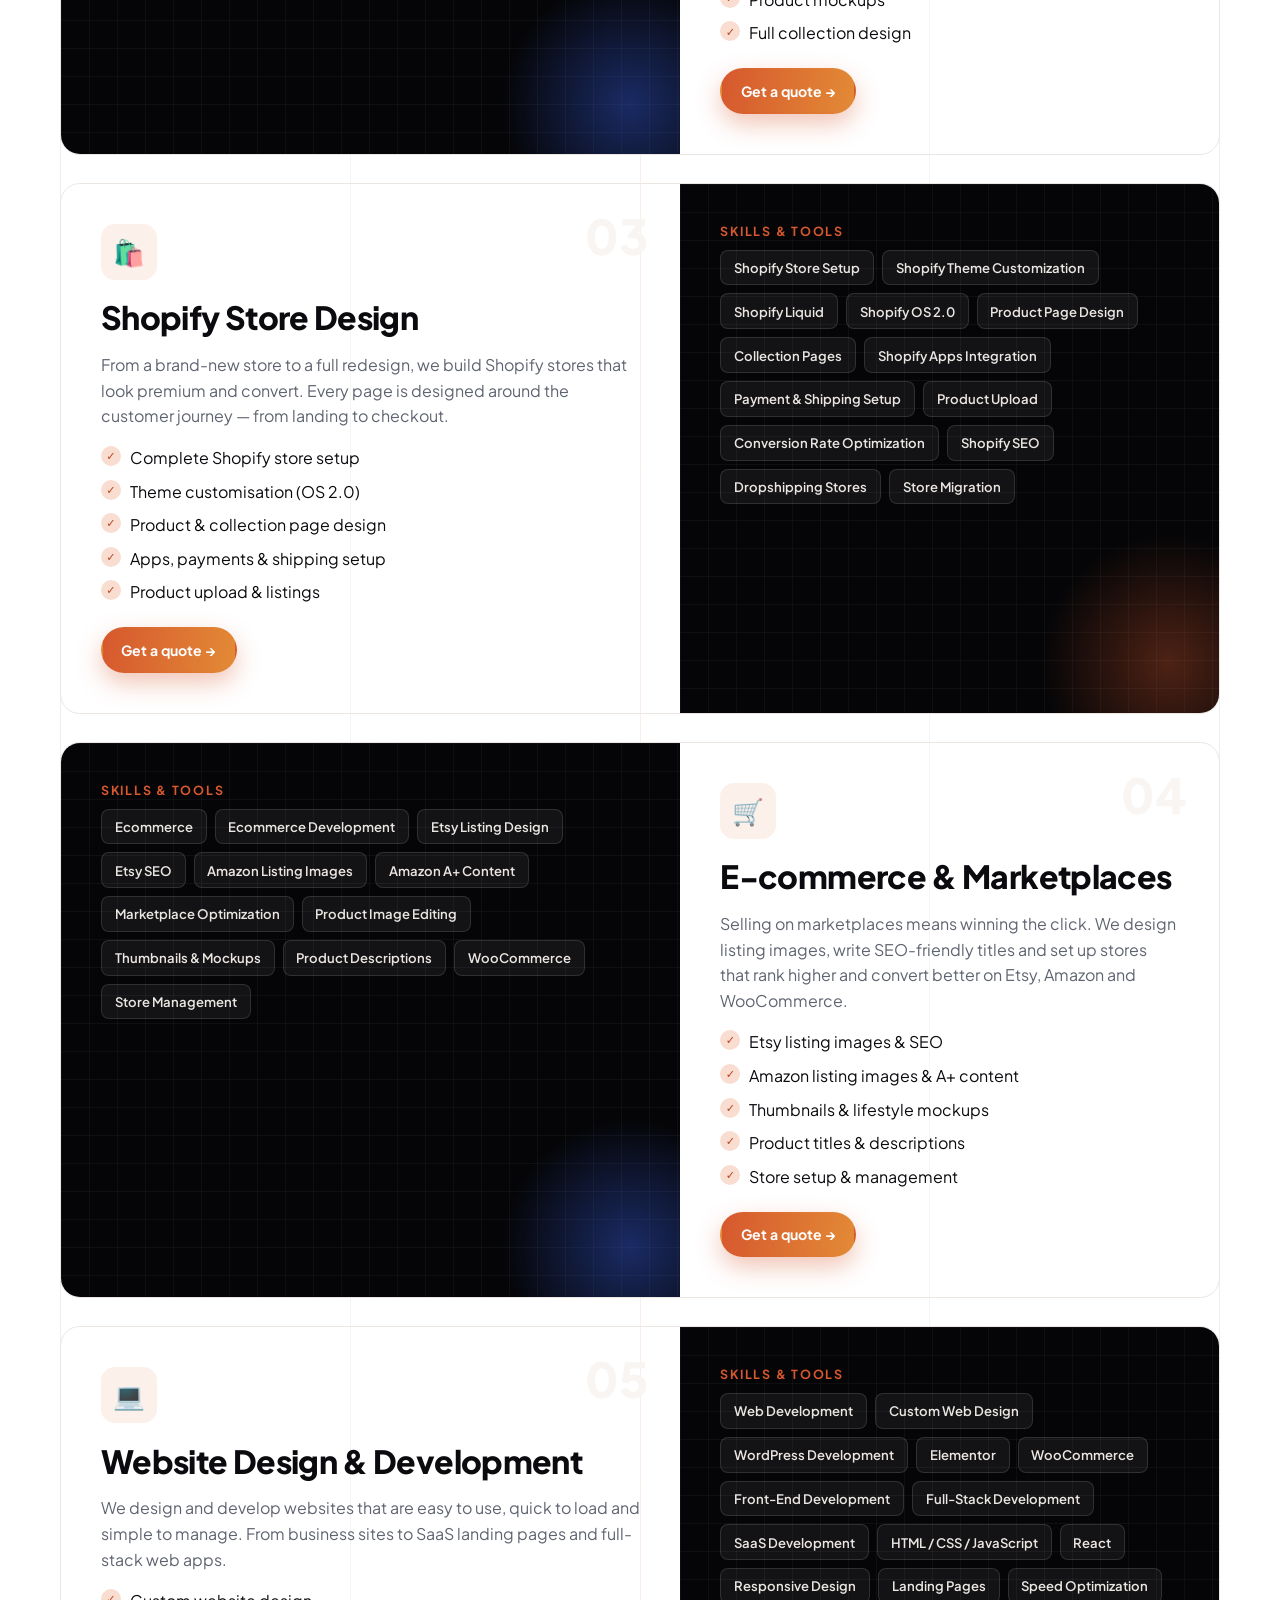
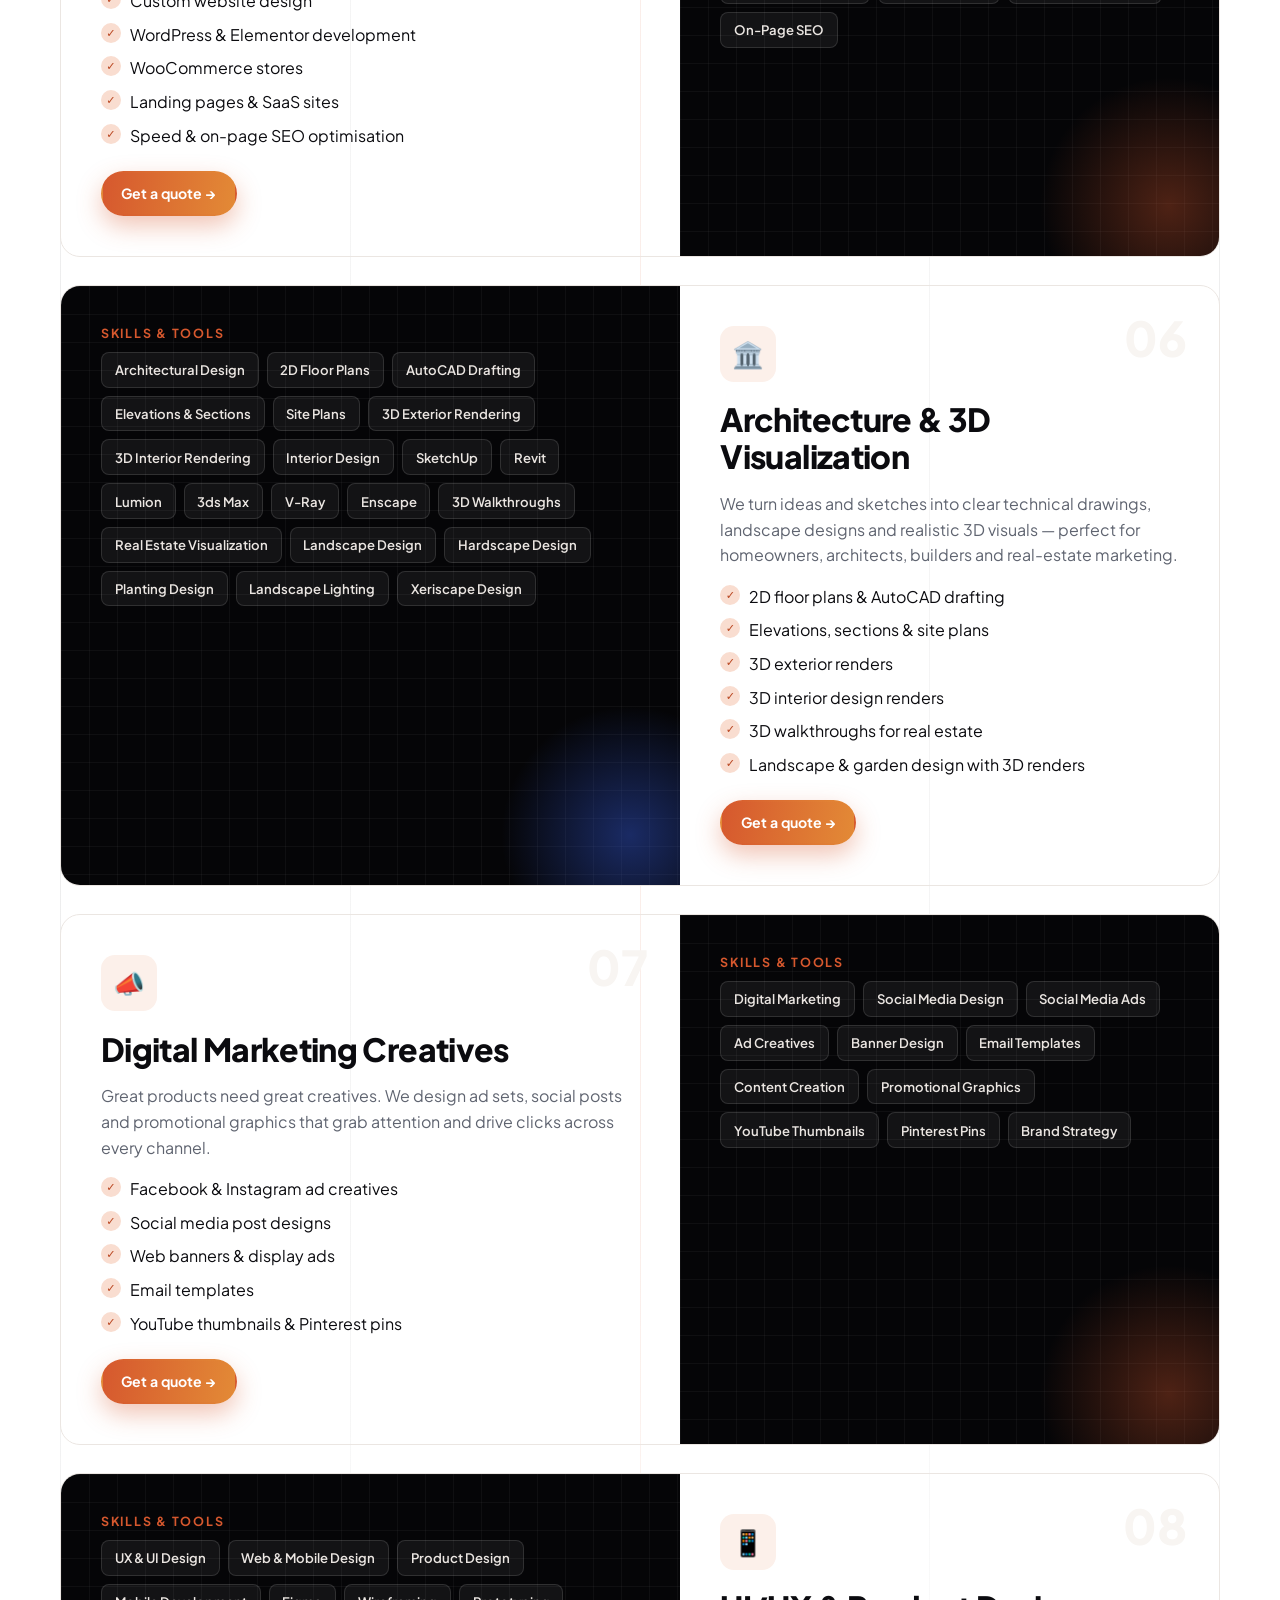
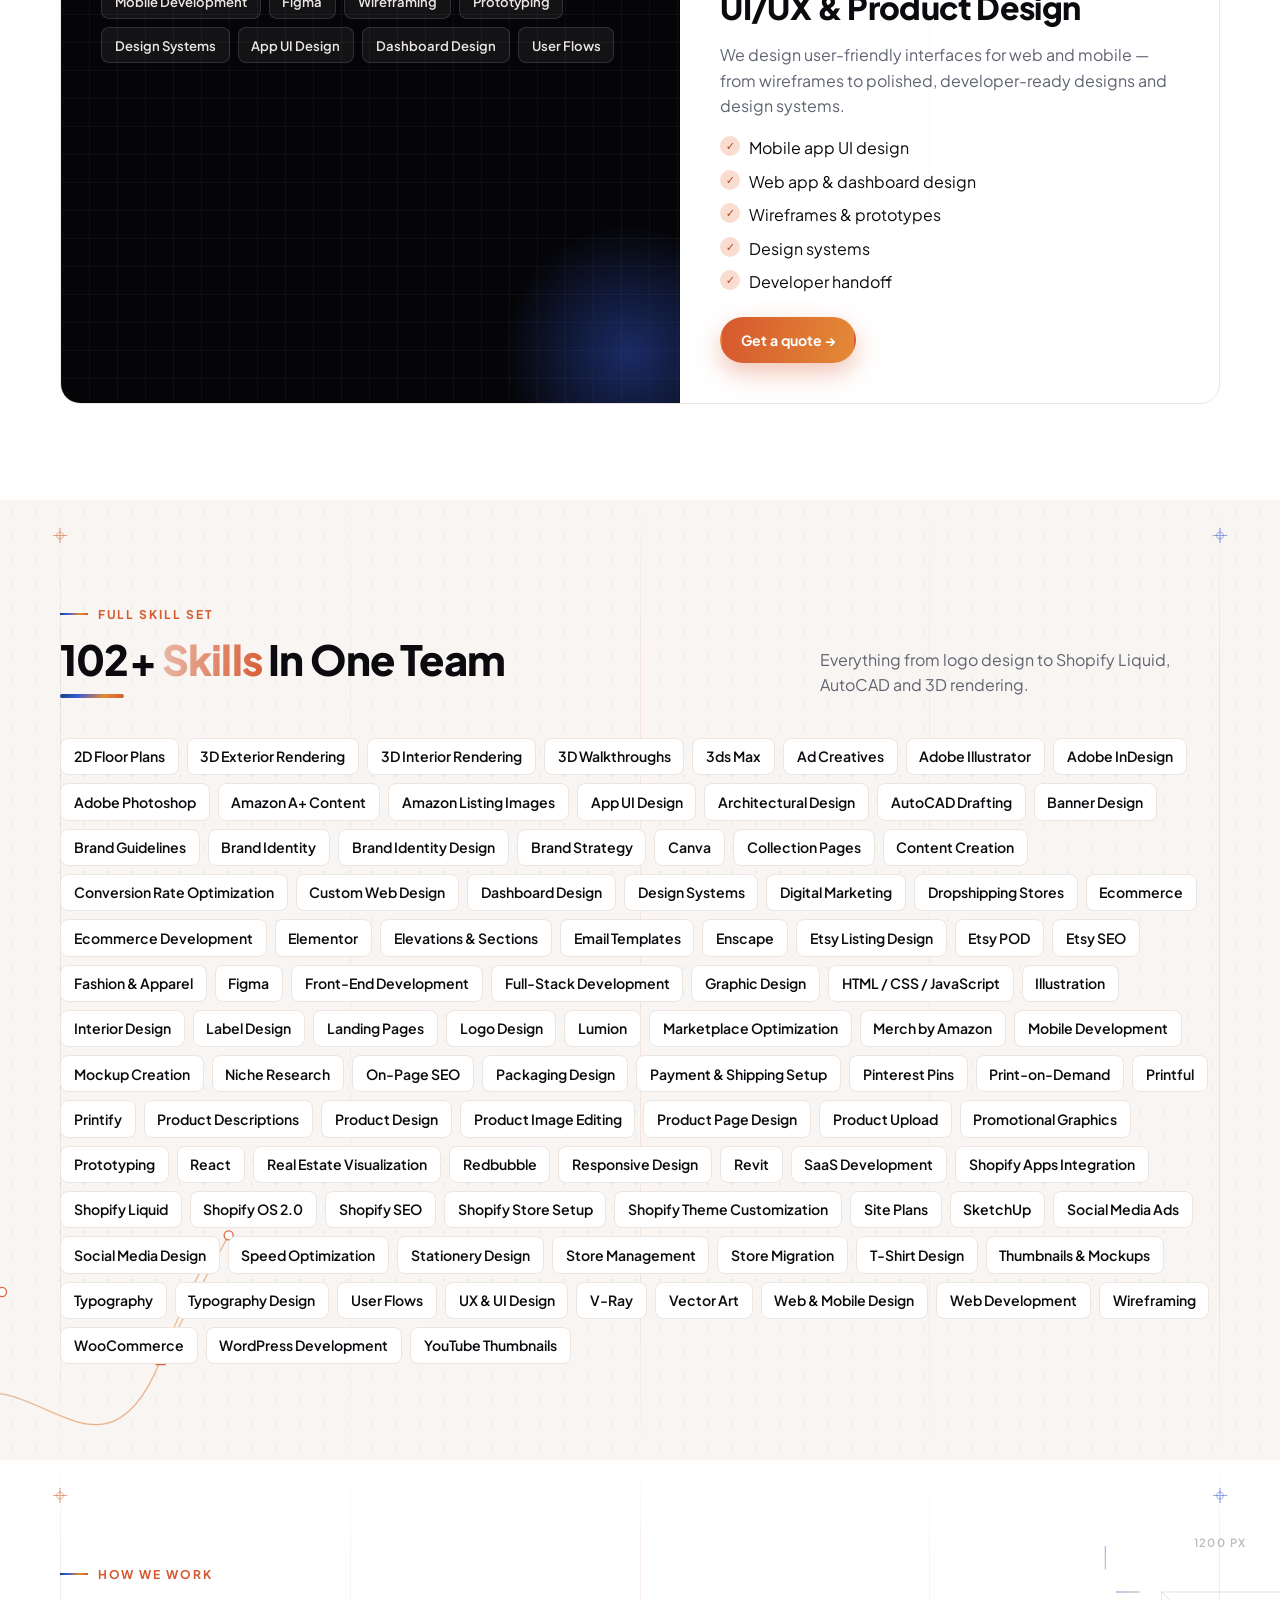
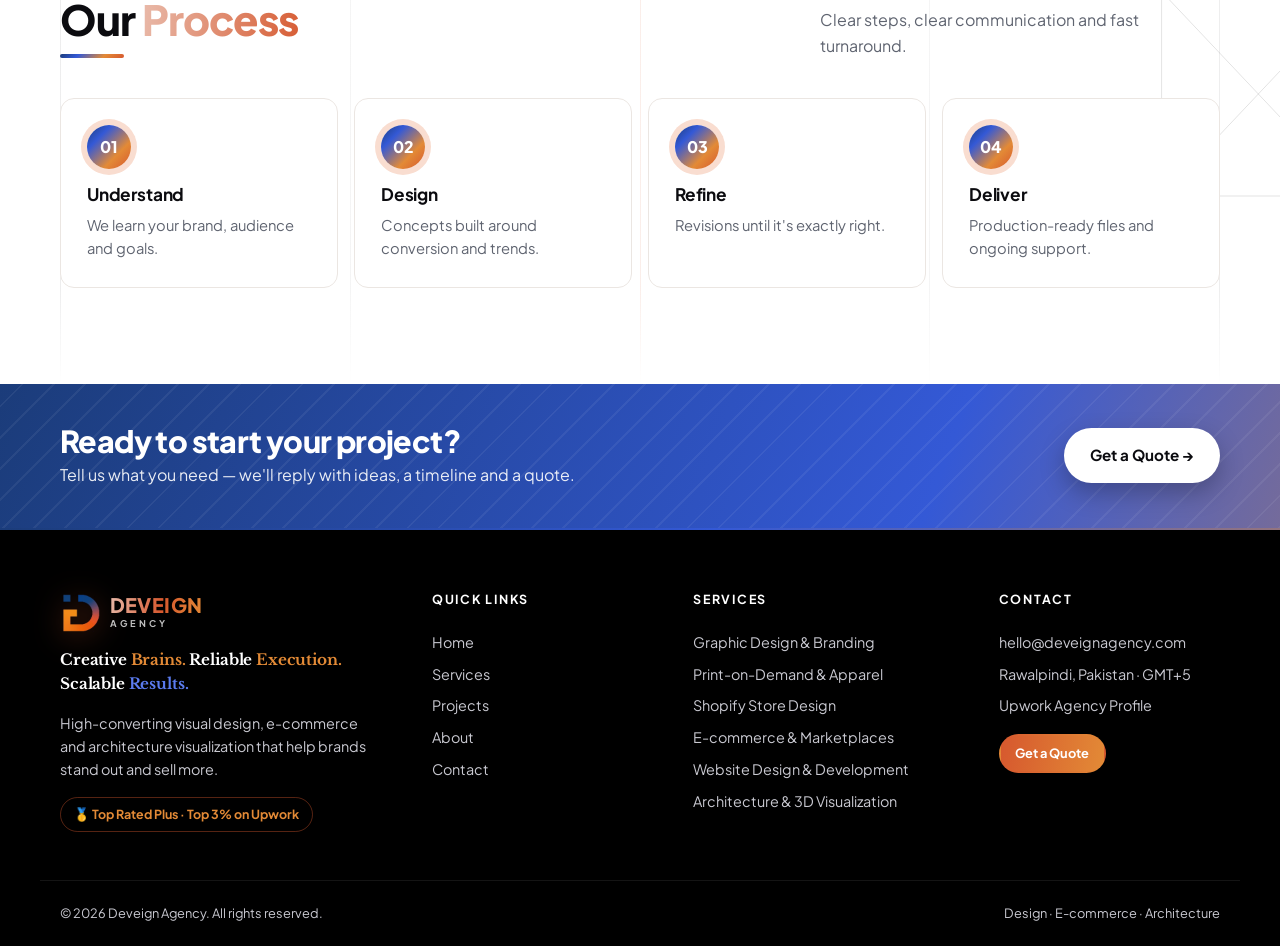
<file: services.html>
<!doctype html>
<html lang="en">
<head>
  <meta charset="utf-8">
  <title>Redirecting…</title>
  <link rel="canonical" href="https://deveignagency.com/services/">
  <meta name="robots" content="noindex">
  <meta http-equiv="refresh" content="0; url=/services/">
  <script>location.replace('/services/' + location.hash);</script>
</head>
<body><p>This page has moved to <a href="/services/">https://deveignagency.com/services/</a>.</p></body>
</html>
</file>
<file: assets/css/styles.css>
/* =========================================================
   Deveign Agency — styles
   Brand colours: change --orange / --navy to re-theme the site
   ========================================================= */
:root {
  /* Brand colours (from the Deveign logo) */
  --orange: #d6582e;
  --orange-2: #e38a36;      /* amber */
  --orange-dark: #b94620;
  --amber: #e38a36;
  --peach: #e9bbab;
  --blue: #3459d6;
  --blue-deep: #1b3c7a;
  --orange-rgb: 214, 88, 46;
  --blue-rgb: 52, 89, 214;
  --grad: linear-gradient(135deg, #1b3c7a 0%, #3459d6 28%, #e38a36 68%, #d6582e 100%);
  --grad-warm: linear-gradient(100deg, #e9bbab 0%, #d6582e 55%, #e38a36 100%);
  /* Surfaces */
  --navy: #050507;          /* brand black */
  --navy-2: #0f0f14;
  --navy-3: #18181f;
  --text: #0b0b0f;
  --muted: #5f6470;
  --light: #c9c9d1;
  --bg: #ffffff;
  --bg-alt: #f8f5f2;
  --tint: #fcf0ea;
  --tint-2: #f9ddd0;
  --border: #ebe6e2;
  --radius: 14px;
  --shadow: 0 14px 40px rgba(11, 11, 15, .10);
  --ease: cubic-bezier(.2, .8, .2, 1);
}

*, *::before, *::after { box-sizing: border-box; }
html { scroll-behavior: smooth; }
body {
  margin: 0; font-family: "Plus Jakarta Sans", system-ui, -apple-system, Segoe UI, Roboto, sans-serif;
  color: var(--text); background: var(--bg); line-height: 1.6; -webkit-font-smoothing: antialiased;
  overflow-x: hidden;
}
img { max-width: 100%; display: block; height: auto; }
a { color: inherit; text-decoration: none; }
button { font: inherit; color: inherit; }
h1, h2, h3, h4 { line-height: 1.15; margin: 0 0 .5em; letter-spacing: -.02em; }
h1 { font-size: clamp(2.3rem, 5.4vw, 4.1rem); font-weight: 800; }
h2 { font-size: clamp(1.8rem, 3.6vw, 2.6rem); font-weight: 800; }
h3 { font-size: 1.08rem; font-weight: 700; letter-spacing: -.01em; }
h4 { font-size: .78rem; text-transform: uppercase; letter-spacing: .14em; color: var(--muted); margin: 1.4rem 0 .7rem; }
p { margin: 0 0 1em; }
.hl { color: var(--orange); background: var(--grad-warm); background-size: 200% auto; -webkit-background-clip: text; background-clip: text; -webkit-text-fill-color: transparent; animation: shimmer 6s linear infinite; }
@keyframes shimmer { to { background-position: 200% center; } }
.container { width: 100%; max-width: 1200px; margin: 0 auto; padding: 0 20px; }
.container--narrow { max-width: 820px; }
.skip { position: absolute; left: -999px; top: 8px; z-index: 100; background: var(--orange); color: #fff; padding: .5rem 1rem; border-radius: 8px; }
.skip:focus { left: 8px; }
:focus-visible { outline: 2px solid var(--orange); outline-offset: 3px; }

/* ---------- Buttons ---------- */
.btn {
  display: inline-flex; align-items: center; justify-content: center; gap: .4rem;
  padding: .85rem 1.5rem; border-radius: 999px; font-weight: 700; font-size: .95rem;
  border: 2px solid transparent; cursor: pointer; transition: transform .2s var(--ease), background .2s, color .2s, border-color .2s, box-shadow .2s;
}
.btn:hover { transform: translateY(-2px); }
.btn--primary { position: relative; overflow: hidden; isolation: isolate; background: linear-gradient(100deg, var(--orange), var(--amber)); color: #fff; box-shadow: 0 10px 24px rgba(var(--orange-rgb),.35); }
.btn--primary::after { content: ""; position: absolute; inset: 0; z-index: -1; background: linear-gradient(110deg, transparent 30%, rgba(255,255,255,.35) 50%, transparent 70%); transform: translateX(-120%); transition: transform .7s var(--ease); }
.btn--primary:hover::after { transform: translateX(120%); }
.btn--primary:hover { box-shadow: 0 14px 34px rgba(var(--orange-rgb),.5), 0 0 0 4px rgba(var(--orange-rgb),.12); }
.btn--outline { border-color: rgba(255,255,255,.28); color: #fff; }
.btn--outline:hover { border-color: #fff; background: rgba(255,255,255,.06); }
.btn--dark { background: var(--navy); color: #fff; }
.btn--light { background: #fff; color: var(--text); box-shadow: 0 10px 24px rgba(0,0,0,.25); }
.btn--light:hover { background: var(--navy); color: #fff; }
.btn--lg { padding: 1rem 1.8rem; font-size: 1rem; }
.btn--sm { padding: .6rem 1.15rem; font-size: .88rem; }
.btn--xs { padding: .45rem .9rem; font-size: .8rem; box-shadow: none; }
.btn--block { width: 100%; }

/* ---------- Top bar + header ---------- */
.topbar { background: #000; color: var(--light); font-size: .78rem; font-weight: 600; }
.topbar__inner { display: flex; justify-content: space-between; gap: 1rem; padding: 8px 20px; }
.topbar__right { display: flex; gap: 1.5rem; }
.topbar a:hover { color: var(--orange); }

.header { position: sticky; top: 0; z-index: 50; background: rgba(5,5,7,.88); backdrop-filter: blur(12px); -webkit-backdrop-filter: blur(12px); border-bottom: 1px solid rgba(255,255,255,.06); }
.header__inner { display: flex; align-items: center; justify-content: space-between; height: 70px; }
.logo { display: flex; align-items: center; gap: .6rem; color: #fff; }
.logo__mark { width: 40px; height: 40px; object-fit: contain; transition: transform .5s var(--ease); filter: drop-shadow(0 4px 14px rgba(var(--orange-rgb),.35)); }
.logo:hover .logo__mark { transform: rotate(-8deg) scale(1.08); }
.logo__text { font-weight: 800; font-size: 1.25rem; line-height: 1; display: grid; letter-spacing: .02em; background: var(--grad-warm); -webkit-background-clip: text; background-clip: text; -webkit-text-fill-color: transparent; }
.logo__text small { font-size: .58rem; font-weight: 700; letter-spacing: .34em; text-transform: uppercase; -webkit-text-fill-color: #fff; opacity: .75; margin-top: 4px; }
.nav { display: flex; align-items: center; gap: .3rem; }
.nav a:not(.btn) { color: var(--light); font-weight: 600; font-size: .9rem; padding: .45rem .95rem; border-radius: 999px; transition: color .15s, background .15s; }
.nav a:not(.btn):hover { color: #fff; background: rgba(255,255,255,.06); }
.nav a.active { background: linear-gradient(100deg, var(--orange), var(--amber)); color: #fff; }
.nav .btn { margin-left: .75rem; }
.nav-toggle { display: none; background: none; border: 0; padding: 8px; cursor: pointer; }
.nav-toggle span { display: block; width: 24px; height: 2px; background: #fff; margin: 5px 0; transition: .2s; }

/* ---------- Shared hero background ---------- */
.hero-canvas { position: absolute; inset: 0; width: 100%; height: 100%; z-index: -2; display: block; }

/* ---------- Home hero ---------- */
.hero { position: relative; overflow: hidden; background: var(--navy); color: #fff; padding: 72px 0 96px; isolation: isolate; min-height: calc(100vh - 106px); display: flex; align-items: center; }
.hero__aurora { position: absolute; inset: 0; z-index: -1; pointer-events: none; overflow: hidden; }
.hero__aurora span { position: absolute; border-radius: 50%; filter: blur(80px); opacity: .55; }
.hero__aurora span:nth-child(1) { width: 520px; height: 520px; background: var(--orange); right: -120px; top: -160px; opacity: .28; animation: drift1 18s ease-in-out infinite alternate; }
.hero__aurora span:nth-child(2) { width: 460px; height: 460px; background: var(--blue); left: -160px; bottom: -200px; opacity: .25; animation: drift2 22s ease-in-out infinite alternate; }
.hero__aurora span:nth-child(3) { width: 300px; height: 300px; background: var(--amber); right: 30%; bottom: -120px; opacity: .14; animation: drift1 26s ease-in-out infinite alternate-reverse; }
@keyframes drift1 { to { transform: translate(-120px, 120px) scale(1.15); } }
@keyframes drift2 { to { transform: translate(160px, -80px) scale(1.1); } }

.hero__inner { display: grid; grid-template-columns: 1.05fr 1fr; gap: 48px; align-items: center; }
.kicker { display: inline-flex; align-items: center; gap: .6rem; color: var(--light); font-size: .78rem; font-weight: 700; text-transform: uppercase; letter-spacing: .16em; margin-bottom: 1.3rem; }
.kicker::before, .eyebrow::before { content: ""; width: 28px; height: 2px; background: var(--orange); }
.hero h1 { margin-bottom: .45em; }
.typed { color: var(--orange); background: var(--grad-warm); -webkit-background-clip: text; background-clip: text; -webkit-text-fill-color: transparent; }
.caret { display: inline-block; width: 4px; height: .9em; background: var(--orange); margin-left: 6px; vertical-align: -.08em; border-radius: 2px; animation: blink 1s steps(1) infinite; }
@keyframes blink { 50% { opacity: 0; } }
.hero__lead { color: var(--light); max-width: 560px; font-size: 1.06rem; }
.hero__cta { display: flex; flex-wrap: wrap; gap: .8rem; margin-top: 1.8rem; }
.hero__trust { list-style: none; padding: 0; margin: 2.2rem 0 0; display: flex; flex-wrap: wrap; gap: 0; }
.hero__trust li { color: var(--light); font-size: .88rem; padding: 0 1.3rem; border-left: 1px solid rgba(255,255,255,.14); }
.hero__trust li:first-child { padding-left: 0; border-left: 0; }
.hero__trust strong { display: block; color: #fff; font-size: 1.3rem; }

.js .hero__content > * { opacity: 0; transform: translateY(26px); animation: rise .9s var(--ease) forwards; }
.js .hero__content > *:nth-child(2) { animation-delay: .1s; }
.js .hero__content > *:nth-child(3) { animation-delay: .2s; }
.js .hero__content > *:nth-child(4) { animation-delay: .3s; }
.js .hero__content > *:nth-child(5) { animation-delay: .4s; }
@keyframes rise { to { opacity: 1; transform: none; } }

.hero__scroll { position: absolute; left: 50%; bottom: 22px; translate: -50% 0; width: 26px; height: 42px; border: 2px solid rgba(255,255,255,.3); border-radius: 14px; }
.hero__scroll span { position: absolute; left: 50%; top: 8px; width: 4px; height: 8px; margin-left: -2px; border-radius: 2px; background: var(--orange); animation: scrolldot 1.8s ease-in-out infinite; }
@keyframes scrolldot { 0% { opacity: 0; transform: translateY(0); } 30% { opacity: 1; } 100% { opacity: 0; transform: translateY(14px); } }

/* ---------- Service orbit (home hero, right side) ---------- */
.orbit { position: relative; width: min(100%, 540px); aspect-ratio: 1; margin: 0 auto; }
.orbit [data-depth] { transition: translate .3s ease-out; }
.orbit__ring { position: absolute; border-radius: 50%; pointer-events: none; }
.orbit__ring--outer { inset: 3%; border: 1px dashed rgba(255,255,255,.16); animation: spin 90s linear infinite; }
.orbit__ring--outer::after { content: ""; position: absolute; top: 50%; left: -5px; width: 10px; height: 10px; border-radius: 50%; background: var(--orange); box-shadow: 0 0 16px 4px rgba(var(--orange-rgb),.6); }
.orbit__ring--inner { inset: 21%; border: 1px solid rgba(var(--blue-rgb),.35); animation: spin 40s linear infinite reverse; }
.orbit__ring--inner::after { content: ""; position: absolute; bottom: -4px; left: 50%; width: 8px; height: 8px; border-radius: 50%; background: var(--blue); box-shadow: 0 0 14px 4px rgba(var(--blue-rgb),.7); }
.orbit__chips { position: absolute; inset: 0; }
.orbit__spin { position: absolute; inset: 0; animation: spin 70s linear infinite; }
.chip {
  position: absolute; left: calc(50% + cos(var(--a) * 45deg - 90deg) * var(--rad, 46%)); top: calc(50% + sin(var(--a) * 45deg - 90deg) * var(--rad, 46%));
  translate: -50% -50%; white-space: nowrap;
  font-size: .8rem; font-weight: 700; color: var(--light);
  padding: .45rem .85rem; border-radius: 999px;
  background: rgba(15,15,20,.85); border: 1px solid rgba(255,255,255,.12);
  backdrop-filter: blur(8px); -webkit-backdrop-filter: blur(8px);
  animation: spin 70s linear infinite reverse;
  transition: background .4s, color .4s, border-color .4s, box-shadow .4s, scale .4s var(--ease);
}
.chip.active { background: linear-gradient(100deg, var(--orange), var(--amber)); border-color: var(--orange); color: #fff; scale: 1.12; box-shadow: 0 10px 30px rgba(var(--orange-rgb),.45); }
@keyframes spin { to { transform: rotate(360deg); } }

.stage {
  position: absolute; inset: 25%; border-radius: 50%;
  display: grid; place-items: center; align-content: center; gap: 4px;
  background: radial-gradient(circle at 50% 35%, rgba(var(--orange-rgb),.14), rgba(15,15,20,.92) 65%);
  border: 1px solid rgba(var(--orange-rgb),.3);
  box-shadow: 0 0 0 10px rgba(var(--orange-rgb),.04), 0 30px 80px rgba(0,0,0,.45), inset 0 0 40px rgba(var(--orange-rgb),.08);
}
.stage::before { content: ""; position: absolute; inset: -14px; border-radius: 50%; border: 1px solid rgba(var(--orange-rgb),.25); animation: pulse 3.2s ease-out infinite; }
@keyframes pulse { 0% { transform: scale(.94); opacity: .9; } 100% { transform: scale(1.18); opacity: 0; } }
.art { width: 64%; height: auto; overflow: visible; }
.art__set { opacity: 0; transition: opacity .45s ease; }
.art__set.on { opacity: 1; }
.art__set > * { fill: none; stroke: url(#artGrad); stroke-width: 2.4; stroke-linecap: round; stroke-linejoin: round; stroke-dasharray: 1; stroke-dashoffset: 1; }
.art__set > .soft { stroke: rgba(255,255,255,.6); stroke-width: 1.7; }
.art__set.on > * { animation: draw 1.5s var(--ease) forwards; }
.art__set.on > *:nth-child(2) { animation-delay: .18s; }
.art__set.on > *:nth-child(3) { animation-delay: .36s; }
.art__set.on > *:nth-child(4) { animation-delay: .54s; }
.art__set.on > *:nth-child(5) { animation-delay: .72s; }
.art__set.on > *:nth-child(6) { animation-delay: .9s; }
@keyframes draw { to { stroke-dashoffset: 0; } }
html:not(.js) .art__set:first-child { opacity: 1; }
html:not(.js) .art__set > * { stroke-dashoffset: 0; }
.stage__label { text-align: center; line-height: 1.3; }
.stage__label strong { display: block; color: #fff; font-size: 1rem; }
.stage__label span { color: var(--light); font-size: .74rem; }
.stage__label.swap { animation: labelIn .5s var(--ease); }
@keyframes labelIn { from { opacity: 0; transform: translateY(8px); } }
@keyframes bandflow { to { background-position: 100% 0; } }
@keyframes bPop { from { opacity: 0; transform: translateY(16px) scale(.96); } }
@keyframes riseIn { from { opacity: 0; transform: translateY(24px); } }

/* ---------- Inner page hero ---------- */
.page-hero { position: relative; overflow: hidden; isolation: isolate; background: var(--navy); color: #fff; padding: 90px 0 80px; }
.page-hero__glow { position: absolute; inset: 0; z-index: -1; pointer-events: none; background: radial-gradient(500px 300px at 85% 0%, rgba(var(--orange-rgb),.22), transparent 70%), radial-gradient(500px 300px at 0% 100%, rgba(var(--blue-rgb),.18), transparent 70%); }
.page-hero h1 { font-size: clamp(2.2rem, 5vw, 3.6rem); animation: riseIn .8s var(--ease) both; }
.page-hero p { color: var(--light); max-width: 620px; font-size: 1.08rem; animation: riseIn .8s .12s var(--ease) both; }
.crumbs { display: flex; gap: .5rem; color: var(--light); font-size: .82rem; font-weight: 600; margin-bottom: 1rem; }
.crumbs a:hover { color: var(--orange); }
.crumbs span:last-child { color: var(--orange); }

/* ---------- Ticker ---------- */
.ticker { background: #000; border-top: 1px solid rgba(255,255,255,.06); overflow: hidden; padding: 14px 0; }
.ticker__track { display: flex; width: max-content; animation: marquee 40s linear infinite; }
.ticker span { color: var(--light); font-size: .78rem; font-weight: 700; letter-spacing: .14em; text-transform: uppercase; padding: 0 1.5rem; white-space: nowrap; display: inline-flex; align-items: center; gap: 3rem; }
.ticker span::after { content: "◆"; color: var(--orange); font-size: .6rem; }
.ticker span:nth-child(even)::after { color: var(--blue); }
@keyframes marquee { to { transform: translateX(-50%); } }

/* ---------- Stats ---------- */
.stats { position: relative; z-index: 2; margin-top: 56px; }
.stats__grid { display: grid; grid-template-columns: repeat(4, 1fr); gap: 16px; }
.stat { background: #fff; border: 1px solid var(--border); border-radius: var(--radius); padding: 22px 24px; box-shadow: var(--shadow); }
.stat { position: relative; overflow: hidden; }
.stat::before { content: ""; position: absolute; left: 0; top: 0; bottom: 0; width: 4px; background: var(--grad); }
.stat strong { display: block; font-size: 2.3rem; font-weight: 800; line-height: 1.1; letter-spacing: -.03em; }
.stat em { font-style: normal; color: var(--orange); }
.stat > span { color: var(--muted); font-size: .85rem; }

/* ---------- Sections ---------- */
.section { padding: 96px 0; }
.section--alt { background: var(--bg-alt); }
.eyebrow { display: inline-flex; align-items: center; gap: .6rem; text-transform: uppercase; letter-spacing: .16em; font-size: .75rem; font-weight: 700; color: var(--orange); margin-bottom: .75rem; }
.head-row { display: flex; justify-content: space-between; align-items: flex-end; gap: 40px; margin-bottom: 40px; }
.head-row h2 { margin: 0; }
.head-row p { max-width: 400px; color: var(--muted); margin: 0; }
.center-head { text-align: center; margin-bottom: 36px; }
.link-more { display: inline-block; margin-top: 28px; font-weight: 700; font-size: .92rem; }
.link-more:hover { color: var(--orange); }

/* ---------- Service cards ---------- */
.cards { display: grid; grid-template-columns: repeat(3, 1fr); gap: 16px; }
.cards--4 { grid-template-columns: repeat(4, 1fr); }
.card { position: relative; display: flex; flex-direction: column; padding: 28px 24px; background: #fff; border: 1px solid var(--border); border-radius: var(--radius); transition: transform .25s var(--ease), box-shadow .25s, border-color .25s; overflow: hidden; }
.card::after { content: ""; position: absolute; left: 0; right: 0; bottom: 0; height: 3px; background: var(--grad); transform: scaleX(0); transform-origin: left; transition: transform .35s var(--ease); }
.card:hover { transform: translateY(-5px); box-shadow: var(--shadow); border-color: transparent; }
.card:hover::after { transform: scaleX(1); }
.card__num { position: absolute; top: 18px; right: 20px; font-size: .75rem; font-weight: 700; color: #d6d0cb; }
.card__icon { width: 50px; height: 50px; border-radius: 12px; display: grid; place-items: center; font-size: 1.4rem; background: var(--tint); margin-bottom: 1.2rem; transition: transform .3s var(--ease); }
.card:hover .card__icon { transform: rotate(-8deg) scale(1.08); }
.card p { color: var(--muted); font-size: .9rem; margin: 0 0 1rem; flex: 1; }
.card__more { font-size: .85rem; font-weight: 700; color: var(--orange); }

/* ---------- Portfolio ---------- */
.work { display: grid; grid-template-columns: repeat(3, 1fr); gap: 22px; }
.work__item { background: #fff; border: 1px solid var(--border); border-radius: var(--radius); overflow: hidden; transition: transform .25s var(--ease), box-shadow .25s; }
.work__item:hover { transform: translateY(-5px); box-shadow: var(--shadow); }
.work__item[hidden] { display: none; }
.work__open { display: block; width: 100%; text-align: left; background: none; border: 0; padding: 0; cursor: pointer; }
.work__thumb { position: relative; aspect-ratio: 16 / 10; overflow: hidden; background: var(--bg-alt); }
.work__thumb img { width: 100%; height: 100%; object-fit: cover; transition: transform .6s var(--ease); }
.work__item:hover .work__thumb img { transform: scale(1.06); }
.work__thumb .pill { position: absolute; top: 12px; left: 12px; }
.work__thumb .pill + .pill { left: auto; right: 12px; }
.pill { display: inline-block; font-size: .7rem; font-weight: 700; background: #fff; color: var(--text); padding: .25rem .65rem; border-radius: 999px; box-shadow: 0 2px 8px rgba(0,0,0,.12); }
.pill--dark { background: rgba(5,5,7,.8); color: #fff; }
.pill--ok { background: #16a34a; color: #fff; }
.work__info { display: flex; justify-content: space-between; align-items: center; gap: 14px; padding: 20px 22px; }
.work__info h3 { margin-bottom: .3rem; font-size: 1rem; }
.work__info p { margin: 0; color: var(--muted); font-size: .86rem; display: -webkit-box; -webkit-line-clamp: 2; -webkit-box-orient: vertical; overflow: hidden; }
.arrow { flex: none; width: 38px; height: 38px; border-radius: 50%; border: 1px solid var(--border); display: grid; place-items: center; font-weight: 700; transition: background .2s, color .2s, transform .2s; }
.work__item:hover .arrow { background: var(--orange); color: #fff; border-color: var(--orange); transform: rotate(-45deg); }

.filters { display: flex; flex-wrap: wrap; gap: 8px; margin-bottom: 16px; }
.filter { border: 1px solid var(--border); background: #fff; padding: .55rem 1.1rem; border-radius: 999px; font-weight: 700; font-size: .85rem; cursor: pointer; color: var(--muted); transition: all .2s; }
.filter:hover { color: var(--text); border-color: var(--text); }
.filter.active { background: var(--navy); border-color: var(--navy); color: #fff; }
.legend { color: var(--muted); font-size: .85rem; margin-bottom: 28px; }
.legend .pill { box-shadow: none; }
.empty { color: var(--muted); }
.work__item.show { animation: bPop .45s var(--ease) both; }

.modal { width: min(920px, calc(100% - 32px)); max-height: calc(100vh - 48px); padding: 0; border: 0; border-radius: 18px; overflow: auto; box-shadow: 0 40px 100px rgba(0,0,0,.5); }
.modal::backdrop { background: rgba(0,0,0,.75); backdrop-filter: blur(4px); }
.modal[open] { animation: bPop .35s var(--ease); }
.modal__content { display: grid; grid-template-columns: 1.2fr 1fr; }
.modal__content > img { width: 100%; height: auto; align-self: center; }
.modal__body { padding: 32px; }
.modal__body h3 { font-size: 1.35rem; margin-top: .8rem; }
.modal__body p { color: var(--muted); }
.modal__body .btn { margin-top: 1.4rem; }
.modal__tags { display: flex; gap: 6px; }
.modal__tags .pill { box-shadow: none; border: 1px solid var(--border); }
.modal__close { position: absolute; top: 12px; right: 12px; z-index: 2; width: 38px; height: 38px; border-radius: 50%; border: 0; background: #fff; box-shadow: 0 4px 14px rgba(0,0,0,.2); cursor: pointer; font-weight: 700; }

/* ---------- Chips + check lists ---------- */
.chips { display: flex; flex-wrap: wrap; gap: 8px; }
.chips span { font-size: .82rem; font-weight: 600; padding: .4rem .8rem; border-radius: 8px; background: var(--bg-alt); border: 1px solid var(--border); transition: all .2s; }
.chips span:hover { border-color: var(--orange); color: var(--orange-dark); background: var(--tint); }
.chips--cloud span { background: #fff; font-size: .88rem; }
.checks { list-style: none; padding: 0; margin: 0 0 1.4rem; display: grid; gap: .5rem; }
.checks li { position: relative; padding-left: 1.8rem; }
.checks li::before { content: "✓"; position: absolute; left: 0; top: 1px; width: 20px; height: 20px; border-radius: 50%; background: var(--tint-2); color: var(--orange-dark); display: grid; place-items: center; font-size: .7rem; font-weight: 800; }

/* ---------- Services page ---------- */
.subnav { position: sticky; top: 70px; z-index: 40; background: rgba(255,255,255,.92); backdrop-filter: blur(10px); -webkit-backdrop-filter: blur(10px); border-bottom: 1px solid var(--border); }
.subnav__inner { display: flex; gap: 8px; overflow-x: auto; padding-top: 12px; padding-bottom: 12px; scrollbar-width: none; }
.subnav__inner::-webkit-scrollbar { display: none; }
.subnav a { flex: none; font-size: .82rem; font-weight: 700; padding: .45rem .9rem; border-radius: 999px; border: 1px solid var(--border); color: var(--muted); white-space: nowrap; transition: all .2s; }
.subnav a:hover, .subnav a.active { background: var(--navy); border-color: var(--navy); color: #fff; }
.svc-list { display: grid; gap: 28px; }
.svc { display: grid; grid-template-columns: 1.15fr 1fr; gap: 0; border: 1px solid var(--border); border-radius: 20px; overflow: hidden; scroll-margin-top: 140px; }
.svc__text { position: relative; padding: 40px; }
.svc__num { position: absolute; top: 28px; right: 32px; font-size: 3rem; font-weight: 800; color: var(--bg-alt); line-height: 1; }
.svc__icon { width: 56px; height: 56px; border-radius: 14px; display: grid; place-items: center; font-size: 1.6rem; background: var(--tint); margin-bottom: 1.2rem; }
.svc__text h2 { font-size: clamp(1.5rem, 2.6vw, 2rem); }
.svc__text > p { color: var(--muted); }
.svc__panel { background: var(--navy); color: #fff; padding: 40px; position: relative; overflow: hidden; }
.svc__panel::before { content: ""; position: absolute; inset: 0; background-image: linear-gradient(rgba(255,255,255,.04) 1px, transparent 1px), linear-gradient(90deg, rgba(255,255,255,.04) 1px, transparent 1px); background-size: 28px 28px; pointer-events: none; }
.svc__panel h4 { color: var(--orange); margin-top: 0; position: relative; }
.svc__panel .chips { position: relative; }
.svc__panel .chips span { background: rgba(255,255,255,.06); border-color: rgba(255,255,255,.12); color: var(--border); }
.svc__panel .chips span:hover { background: var(--orange); border-color: var(--orange); color: #fff; }
.svc--flip .svc__text { order: 2; }

/* ---------- Dark section / why ---------- */
.dark { background: var(--navy); color: #fff; position: relative; overflow: hidden; }
.dark p { color: var(--light); }
.why { display: grid; grid-template-columns: repeat(4, 1fr); gap: 16px; margin-top: 36px; }
.why__item { display: flex; flex-direction: column; background: var(--navy-2); border: 1px solid rgba(255,255,255,.08); border-radius: var(--radius); padding: 26px; border-top: 3px solid transparent; border-image: var(--grad) 1; border-image-slice: 1; border-left: 0; border-right: 0; border-bottom: 0; transition: transform .25s var(--ease), background .25s; }
.why__item:hover { transform: translateY(-5px); background: var(--navy-3); }
.why__ico { font-size: 1.5rem; margin-bottom: .8rem; }
.why__item p { font-size: .9rem; flex: 1; }
.why__item span { font-size: .75rem; font-weight: 700; color: var(--orange); }

/* ---------- Process ---------- */
.steps { list-style: none; padding: 0; margin: 0; display: grid; grid-template-columns: repeat(4, 1fr); gap: 16px; position: relative; }
.step { position: relative; padding: 26px; border: 1px solid var(--border); border-radius: var(--radius); background: #fff; }
.step__num { display: inline-grid; place-items: center; width: 44px; height: 44px; border-radius: 50%; background: var(--grad); color: #fff; font-weight: 800; margin-bottom: 1rem; box-shadow: 0 0 0 6px var(--tint-2); }
.step p { color: var(--muted); font-size: .92rem; margin: 0; }

/* ---------- Reviews + platforms ---------- */
.reviews { display: grid; grid-template-columns: repeat(3, 1fr); gap: 16px; }
.reviews--mt { margin-top: 40px; }
.review { margin: 0; background: #fff; border: 1px solid var(--border); border-radius: var(--radius); padding: 26px; display: flex; flex-direction: column; }
.stars { color: var(--orange); letter-spacing: 2px; margin-bottom: .75rem; }
.stars small { color: var(--muted); font-weight: 700; letter-spacing: 0; margin-left: .25rem; }
.review blockquote { margin: 0 0 1rem; font-weight: 700; flex: 1; }
.review figcaption { color: var(--muted); font-size: .85rem; }
.platforms { margin-top: 44px; padding-top: 28px; border-top: 1px solid var(--border); }
.platforms__label { display: block; font-size: .75rem; font-weight: 700; letter-spacing: .14em; text-transform: uppercase; color: var(--muted); margin-bottom: 14px; }
.platforms ul { list-style: none; padding: 0; margin: 0; display: flex; flex-wrap: wrap; gap: 10px; }
.platforms li { font-weight: 700; font-size: .88rem; border: 1px solid var(--border); background: #fff; padding: .45rem 1rem; border-radius: 8px; }

/* ---------- About ---------- */
.about { display: grid; grid-template-columns: 1.1fr 1fr; gap: 60px; align-items: center; }
.about__text p { color: var(--muted); }
.facts { display: grid; grid-template-columns: 1fr 1fr; gap: 14px; }
.facts div { padding: 24px; border-radius: var(--radius); background: var(--navy); color: #fff; }
.facts div:nth-child(2), .facts div:nth-child(3) { background: var(--tint); color: var(--text); }
.facts strong { display: block; font-size: 2rem; font-weight: 800; line-height: 1.1; color: var(--orange); }
.facts span { font-size: .85rem; opacity: .8; }
.person { display: flex; align-items: center; gap: 1rem; margin-top: 14px; padding: 18px; border: 1px solid var(--border); border-radius: var(--radius); }
.person__avatar { flex: none; width: 56px; height: 56px; border-radius: 50%; display: grid; place-items: center; color: #fff; font-weight: 800; font-size: 1.4rem; background: linear-gradient(135deg, var(--orange), var(--blue-deep)); }
.person strong { display: block; }
.person span { color: var(--muted); font-size: .88rem; }
.person__link { margin-left: auto; width: 38px; height: 38px; border-radius: 50%; display: grid; place-items: center; border: 1px solid var(--border); font-weight: 700; }
.person__link:hover { background: var(--orange); color: #fff; border-color: var(--orange); }
.focus { display: grid; grid-template-columns: repeat(4, 1fr); gap: 16px; }
.focus div { background: #fff; border: 1px solid var(--border); border-radius: var(--radius); padding: 24px; }
.focus span { font-size: 1.6rem; }
.focus h3 { margin: .6rem 0 .2rem; }
.focus p { color: var(--muted); font-size: .88rem; margin: 0; }
.awards { display: grid; grid-template-columns: repeat(3, 1fr); gap: 16px; }
.award { padding: 28px; border: 1px solid var(--border); border-radius: var(--radius); transition: border-color .2s, transform .25s var(--ease); }
.award:hover { border-color: var(--orange); transform: translateY(-4px); }
.award__icon { width: 48px; height: 48px; border-radius: 12px; display: grid; place-items: center; font-size: 1.4rem; background: var(--tint-2); margin-bottom: 1rem; }
.award p { color: var(--muted); font-size: .92rem; margin: 0; }

/* ---------- Contact ---------- */
.contact { display: grid; grid-template-columns: 1fr 1.4fr; gap: 40px; align-items: start; }
.contact__info { display: grid; gap: 14px; }
.info-card { display: flex; gap: 1rem; padding: 22px; border: 1px solid var(--border); border-radius: var(--radius); transition: border-color .2s; }
.info-card:hover { border-color: var(--orange); }
.info-card__ico { flex: none; width: 44px; height: 44px; border-radius: 12px; display: grid; place-items: center; background: var(--tint-2); font-size: 1.2rem; }
.info-card h3 { margin-bottom: .2rem; }
.info-card p { color: var(--muted); font-size: .9rem; margin: 0 0 .3rem; }
.info-card a { font-weight: 700; font-size: .88rem; color: var(--orange-dark); }
.form { background: #fff; color: var(--text); padding: 32px; border-radius: 18px; display: grid; gap: 16px; border: 1px solid var(--border); box-shadow: var(--shadow); }
.form h2 { font-size: 1.5rem; margin: 0; }
.form__row { display: grid; grid-template-columns: 1fr 1fr; gap: 16px; }
.form label { display: grid; gap: 6px; font-weight: 700; font-size: .85rem; }
.form input, .form select, .form textarea { font: inherit; font-weight: 400; padding: .78rem .9rem; border: 1px solid var(--border); border-radius: 10px; background: var(--bg-alt); color: var(--text); width: 100%; }
.form input:focus, .form select:focus, .form textarea:focus { outline: 2px solid var(--orange); outline-offset: 1px; border-color: transparent; background: #fff; }
.form__status { margin: 0; font-size: .88rem; min-height: 1.2em; }
.form__status.ok { color: #059669; }
.form__status.err { color: #dc2626; }
.form__status a { text-decoration: underline; }

/* ---------- FAQ ---------- */
.faq details { background: #fff; border: 1px solid var(--border); border-radius: 12px; margin-bottom: 12px; transition: border-color .2s; }
.faq details[open] { border-color: var(--orange); }
.faq summary { cursor: pointer; padding: 18px 22px; font-weight: 700; list-style: none; display: flex; justify-content: space-between; gap: 1rem; }
.faq summary::-webkit-details-marker { display: none; }
.faq summary::after { content: "+"; color: var(--orange); font-size: 1.4rem; line-height: 1; transition: transform .2s; }
.faq details[open] summary::after { transform: rotate(45deg); }
.faq details p { padding: 0 22px 18px; margin: 0; color: var(--muted); }

/* ---------- CTA band + footer ---------- */
.cta-band { background: linear-gradient(110deg, var(--blue-deep), var(--blue), var(--amber), var(--orange), var(--blue-deep)); background-size: 300% 100%; animation: bandflow 14s ease-in-out infinite alternate; color: #fff; padding: 40px 0; position: relative; overflow: hidden; }
.cta-band::before { content: ""; position: absolute; inset: 0; background: repeating-linear-gradient(-45deg, rgba(255,255,255,.06) 0 2px, transparent 2px 22px); }
.cta-band__inner { position: relative; display: flex; justify-content: space-between; align-items: center; gap: 20px; flex-wrap: wrap; }
.cta-band h2 { margin: 0 0 .2rem; font-size: clamp(1.4rem, 2.6vw, 1.9rem); }
.cta-band p { margin: 0; opacity: .9; }

.footer { background: #000; color: var(--light); padding: 64px 0 0; font-size: .9rem; }
.footer__grid { display: grid; grid-template-columns: 1.5fr 1fr 1.2fr 1fr; gap: 40px; }
.footer__grid p { margin: 1rem 0; max-width: 320px; }
.footer__badge { display: inline-block; font-size: .78rem; font-weight: 700; padding: .4rem .8rem; border-radius: 999px; border: 1px solid rgba(var(--orange-rgb),.4); color: var(--orange-2); }
.footer h4 { color: #fff; margin: 0 0 1rem; }
.footer__grid > div:not(:first-child) { display: flex; flex-direction: column; align-items: flex-start; gap: .55rem; }
.footer__grid a:not(.btn):not(.logo):not(.footer__badge):hover { color: var(--orange); }
.footer__grid .btn { margin-top: .5rem; }
.footer__bottom { display: flex; justify-content: space-between; flex-wrap: wrap; gap: 1rem; border-top: 1px solid rgba(255,255,255,.08); margin-top: 48px; padding: 22px 20px; font-size: .8rem; }

/* ---------- Scroll reveal ---------- */
.reveal { opacity: 0; transform: translateY(24px); transition: opacity .7s var(--ease), transform .7s var(--ease); }
.reveal.visible { opacity: 1; transform: none; }

@media (prefers-reduced-motion: reduce) {
  html { scroll-behavior: auto; }
  *, *::before, *::after { animation: none !important; transition: none !important; }
  .js .hero__content > * { opacity: 1; transform: none; }
  .art__set > * { stroke-dashoffset: 0; }
  .reveal { opacity: 1; transform: none; }
}

/* ---------- Responsive ---------- */
@media (max-width: 1100px) {
  .cards--4 { grid-template-columns: repeat(2, 1fr); }
  .hero__inner { grid-template-columns: 1fr; gap: 20px; }
  .hero { min-height: 0; }
  .orbit { width: min(100%, 480px); }
}
@media (max-width: 1000px) {
  .stats__grid, .why, .steps, .focus { grid-template-columns: repeat(2, 1fr); }
  .work, .work--3 { grid-template-columns: repeat(2, 1fr); }
  .reviews, .awards, .cards { grid-template-columns: 1fr; }
  .cards--4 { grid-template-columns: repeat(2, 1fr); }
  .about, .contact { grid-template-columns: 1fr; gap: 40px; }
  .svc { grid-template-columns: 1fr; }
  .svc--flip .svc__text { order: 0; }
  .footer__grid { grid-template-columns: 1fr 1fr; }
  .modal__content { grid-template-columns: 1fr; }
}
@media (max-width: 860px) {
  .nav-toggle { display: block; }
  .nav { position: absolute; top: 70px; left: 0; right: 0; flex-direction: column; align-items: stretch; gap: 4px; background: var(--navy); border-bottom: 1px solid rgba(255,255,255,.08); padding: 12px 20px 20px; display: none; }
  .nav.open { display: flex; }
  .nav .btn { margin: 8px 0 0; }
  .nav-toggle[aria-expanded="true"] span:nth-child(1) { transform: translateY(7px) rotate(45deg); }
  .nav-toggle[aria-expanded="true"] span:nth-child(2) { opacity: 0; }
  .nav-toggle[aria-expanded="true"] span:nth-child(3) { transform: translateY(-7px) rotate(-45deg); }
  .head-row { flex-direction: column; align-items: flex-start; gap: 12px; }
  .hero__scroll { display: none; }
}
@media (max-width: 600px) {
  .topbar__inner > span:first-child { display: none; }
  .topbar__right { width: 100%; justify-content: space-between; gap: 1rem; }
  .hero { padding: 48px 0 56px; }
  .hero__trust li { padding: 0 .9rem; }
  .hero__trust strong { font-size: 1.1rem; }
  .orbit { width: min(100%, 360px); margin-top: 12px; --rad: 40%; }
  .orbit__ring--outer { inset: 9%; }
  .chip { font-size: .62rem; padding: .3rem .55rem; }
  .stage { inset: 27%; }
  .stage__label strong { font-size: .82rem; }
  .stage__label span { font-size: .62rem; }
  .page-hero { padding: 64px 0 56px; }
  .section { padding: 68px 0; }
  .stats__grid, .why, .steps, .focus, .work, .work--3, .cards--4 { grid-template-columns: 1fr; }
  .stat strong { font-size: 1.9rem; }
  .svc__text, .svc__panel { padding: 28px 22px; }
  .svc__num { font-size: 2.2rem; top: 22px; right: 22px; }
  .form__row { grid-template-columns: 1fr; }
  .form { padding: 22px; }
  .footer__grid { grid-template-columns: 1fr; }
  .modal__body { padding: 24px; }
}

/* =========================================================
   Brand layer + site-wide animations
   ========================================================= */

/* Tagline (serif, like the brand banner) */
.tagline { font-family: "Libre Baskerville", Georgia, serif; font-weight: 700; font-size: 1.02rem; color: #fff; letter-spacing: -.01em; margin: 1.6rem 0 0; }
.tagline em { font-style: normal; }
.t-amber { color: var(--amber); }
.t-blue { color: #5b7cf0; }
.footer .tagline { font-size: .95rem; margin: 1rem 0 0; }

/* Scroll progress bar */
.progress { position: fixed; top: 0; left: 0; right: 0; height: 3px; z-index: 100; pointer-events: none; }
.progress span { display: block; height: 100%; width: 100%; background: var(--grad); transform-origin: left; transform: scaleX(0); box-shadow: 0 0 10px rgba(var(--orange-rgb), .6); }

/* Back to top with progress ring */
.to-top { position: fixed; right: 20px; bottom: 20px; z-index: 60; width: 48px; height: 48px; border-radius: 50%; border: 0; padding: 0; background: var(--navy); color: #fff; cursor: pointer; box-shadow: 0 10px 30px rgba(0,0,0,.35); opacity: 0; transform: translateY(20px) scale(.8); pointer-events: none; transition: opacity .35s, transform .35s var(--ease); }
.to-top.show { opacity: 1; transform: none; pointer-events: auto; }
.to-top:hover { transform: translateY(-3px); }
.to-top svg { position: absolute; inset: 2px; width: 44px; height: 44px; transform: rotate(-90deg); }
.to-top circle { fill: none; stroke: rgba(255,255,255,.12); stroke-width: 3; }
.to-top .to-top__ring { stroke: var(--orange); stroke-dasharray: 100; stroke-dashoffset: 100; stroke-linecap: round; }
.to-top span { position: relative; font-weight: 800; font-size: 1.1rem; }

/* Header gains depth once you scroll */
.header { transition: background .3s, box-shadow .3s; }
.header.scrolled { background: rgba(5,5,7,.94); box-shadow: 0 10px 30px rgba(0,0,0,.35); }
.header::after { content: ""; position: absolute; left: 0; right: 0; bottom: -1px; height: 1px; background: var(--grad); opacity: 0; transition: opacity .3s; }
.header.scrolled::after { opacity: .7; }

/* Page fade in / out */
.js body { animation: pageIn .6s var(--ease) both; }
body.leaving { opacity: 0; transition: opacity .25s ease; }
@keyframes pageIn { from { opacity: 0; } }

/* Eyebrow line grows in */
.eyebrow::before, .kicker::before { background: var(--grad); }
.js .reveal .eyebrow::before { width: 0; transition: width .8s .25s var(--ease); }
.js .reveal.visible .eyebrow::before { width: 28px; }

/* Heading underline sweep */
.head-row h2, .center-head h2 { position: relative; padding-bottom: .35em; }
.head-row h2::after, .center-head h2::after { content: ""; position: absolute; left: 0; bottom: 0; width: 64px; height: 4px; border-radius: 2px; background: var(--grad); transform: scaleX(0); transform-origin: left; transition: transform .9s .3s var(--ease); }
.center-head h2::after { left: 50%; margin-left: -32px; transform-origin: center; }
.head-row.visible h2::after, .center-head h2::after { transform: scaleX(1); }
html:not(.js) .head-row h2::after { transform: scaleX(1); }

/* Mouse spotlight on cards (JS sets --mx / --my) */
.card, .work__item, .award, .info-card, .step, .review, .focus > div {
  background-image: radial-gradient(320px circle at var(--mx, -500px) var(--my, -500px), rgba(var(--orange-rgb), .09), transparent 60%);
}
.why__item { background-image: radial-gradient(320px circle at var(--mx, -500px) var(--my, -500px), rgba(var(--blue-rgb), .22), transparent 60%); }
.card:hover, .work__item:hover, .award:hover, .info-card:hover { box-shadow: 0 18px 44px rgba(11,11,15,.12), 0 0 0 1px rgba(var(--orange-rgb), .25); }

/* Why cards: gradient top bar (replaces border-image) */
.why__item { position: relative; overflow: hidden; border: 1px solid rgba(255,255,255,.08); border-image: none; }
.why__item::before { content: ""; position: absolute; left: 0; right: 0; top: 0; height: 3px; background: var(--grad); }

/* 3D tilt helper */
.tilt { transform-style: preserve-3d; will-change: transform; }

/* Portfolio image wipe-in */
.js .work__item.reveal .work__thumb img { clip-path: inset(0 0 100% 0); transition: clip-path 1s .15s var(--ease), transform .6s var(--ease); }
.js .work__item.reveal.visible .work__thumb img { clip-path: inset(0 0 0 0); }

/* Stats numbers in brand gradient */
.stat strong span { background: var(--grad); -webkit-background-clip: text; background-clip: text; -webkit-text-fill-color: transparent; }

/* Dark sections: slow moving brand glows */
.dark::before, .dark::after { content: ""; position: absolute; width: 520px; height: 520px; border-radius: 50%; filter: blur(90px); opacity: .22; pointer-events: none; z-index: 0; }
.dark::before { background: var(--blue); left: -180px; top: -200px; animation: drift2 20s ease-in-out infinite alternate; }
.dark::after { background: var(--orange); right: -180px; bottom: -220px; animation: drift1 24s ease-in-out infinite alternate; }
.dark > .container { position: relative; z-index: 1; }
.page-hero__glow { animation: glowShift 14s ease-in-out infinite alternate; }
@keyframes glowShift { to { transform: translate(-40px, 20px) scale(1.08); } }

/* Filters, tabs, sub-nav in brand gradient */
.filter.active, .subnav a.active { background: linear-gradient(100deg, var(--orange), var(--amber)); border-color: transparent; color: #fff; }
.subnav a:hover { background: var(--navy); border-color: var(--navy); color: #fff; }
.chips span { transition: transform .2s var(--ease), background .2s, border-color .2s, color .2s; }
.chips span:hover { transform: translateY(-2px); }

/* Services panel glow */
.svc__panel::after { content: ""; position: absolute; width: 260px; height: 260px; right: -80px; bottom: -80px; border-radius: 50%; background: radial-gradient(circle, rgba(var(--orange-rgb), .35), transparent 70%); animation: drift1 16s ease-in-out infinite alternate; pointer-events: none; }
.svc:nth-child(even) .svc__panel::after { background: radial-gradient(circle, rgba(var(--blue-rgb), .45), transparent 70%); }

/* Brand banner (about page) */
.brandband { background: #000; padding: 34px 0; border-top: 1px solid rgba(255,255,255,.06); border-bottom: 1px solid rgba(255,255,255,.06); overflow: hidden; }
.brandband img { width: 100%; max-width: 1100px; margin: 0 auto; }
.js .brandband.reveal img { opacity: 0; transform: scale(.96); transition: opacity 1s var(--ease), transform 1s var(--ease); }
.js .brandband.reveal.visible img { opacity: 1; transform: none; }

/* Footer top gradient line */
.footer { position: relative; }
.footer::before { content: ""; position: absolute; left: 0; right: 0; top: 0; height: 2px; background: var(--grad); background-size: 200% 100%; animation: bandflow 8s linear infinite alternate; }

/* Pill shimmer for "Client project" */
.pill--ok { background: linear-gradient(100deg, #15803d, #22c55e, #15803d); background-size: 200% auto; animation: shimmer 4s linear infinite; }

/* Magnetic buttons use the translate property (JS) */
.btn--lg, .hero__cta .btn, .cta-band .btn { transition: transform .2s var(--ease), translate .25s var(--ease), background .2s, color .2s, border-color .2s, box-shadow .2s; }

@media (prefers-reduced-motion: reduce) {
  .hl, .pill--ok, .cta-band, .footer::before { animation: none !important; }
  .js .work__item.reveal .work__thumb img { clip-path: none; }
  .js .reveal .eyebrow::before { width: 28px; }
  .head-row h2::after { transform: scaleX(1); }
  .js body { animation: none; }
}
@media (max-width: 600px) {
  .tagline { font-size: .9rem; }
  .to-top { right: 14px; bottom: 14px; }
  .dark::before, .dark::after { width: 320px; height: 320px; }
}
.tilt.settled, html:not(.js) .tilt { transition: transform .18s ease-out, box-shadow .25s, border-color .25s, background .25s; }

/* =========================================================
   Blueprint layer for white sections (premium structure lines)
   JS adds .lined plus one .deco motif and a margin label
   ========================================================= */
.lined { position: relative; overflow: hidden; isolation: isolate; }
.lined > .container { position: relative; z-index: 1; }

/* vertical layout guides aligned to the content grid */
.lined::before {
  content: ""; position: absolute; z-index: -1; top: 0; bottom: 0; left: 50%;
  width: min(1160px, calc(100% - 40px)); transform: translateX(-50%); pointer-events: none;
  background:
    linear-gradient(rgba(11,11,15,.07), rgba(11,11,15,.07)) 0 0 / 1px 100% no-repeat,
    linear-gradient(rgba(11,11,15,.045), rgba(11,11,15,.045)) 25% 0 / 1px 100% no-repeat,
    linear-gradient(rgba(var(--orange-rgb),.10), rgba(var(--orange-rgb),.10)) 50% 0 / 1px 100% no-repeat,
    linear-gradient(rgba(11,11,15,.045), rgba(11,11,15,.045)) 75% 0 / 1px 100% no-repeat,
    linear-gradient(rgba(11,11,15,.07), rgba(11,11,15,.07)) 100% 0 / 1px 100% no-repeat;
  -webkit-mask-image: linear-gradient(transparent, #000 18%, #000 82%, transparent);
  mask-image: linear-gradient(transparent, #000 18%, #000 82%, transparent);
}
/* registration crosshairs on the outer guides */
.lined::after {
  content: ""; position: absolute; z-index: -1; top: 28px; left: 50%; height: 15px; pointer-events: none;
  width: calc(min(1160px, calc(100% - 40px)) + 15px); transform: translateX(-50%);
  background:
    url("data:image/svg+xml,%3Csvg xmlns='http://www.w3.org/2000/svg' width='15' height='15'%3E%3Cpath d='M7.5 0v15M0 7.5h15' stroke='%23d6582e' stroke-opacity='.55' stroke-width='1.2'/%3E%3Ccircle cx='7.5' cy='7.5' r='3.5' fill='none' stroke='%23d6582e' stroke-opacity='.4'/%3E%3C/svg%3E") 0 0 / 15px 15px no-repeat,
    url("data:image/svg+xml,%3Csvg xmlns='http://www.w3.org/2000/svg' width='15' height='15'%3E%3Cpath d='M7.5 0v15M0 7.5h15' stroke='%233459d6' stroke-opacity='.55' stroke-width='1.2'/%3E%3Ccircle cx='7.5' cy='7.5' r='3.5' fill='none' stroke='%233459d6' stroke-opacity='.4'/%3E%3C/svg%3E") 100% 0 / 15px 15px no-repeat;
}
.section--alt.lined { background-image: radial-gradient(rgba(11,11,15,.05) 1px, transparent 1.2px); background-size: 24px 24px; }

/* line-art motifs */
.deco { position: absolute; z-index: 0; width: 340px; height: 340px; pointer-events: none; opacity: .9; }
.deco--tr { top: -110px; right: -170px; opacity: .7; }
.deco--tr2 { top: 30px; right: -120px; opacity: .8; }
.deco--bl { bottom: -70px; left: -100px; }
.deco--tl { top: 40px; left: -70px; }
.deco--br { bottom: -60px; right: -80px; }
.deco * { fill: none; stroke: url(#decoGrad); stroke-width: 1.3; stroke-linecap: round; vector-effect: non-scaling-stroke; }
.deco .g { stroke: rgba(11,11,15,.14); stroke-width: 1; }
.deco .dot { fill: #fff; stroke: var(--orange); stroke-width: 1.3; }
.deco text { fill: rgba(11,11,15,.35); stroke: none; font: 600 10px "Plus Jakarta Sans", sans-serif; letter-spacing: .12em; }
.js .deco .d { stroke-dasharray: 1; stroke-dashoffset: 1; transition: stroke-dashoffset 2.4s var(--ease); }
.js .deco .d:nth-child(2) { transition-delay: .2s; } .js .deco .d:nth-child(3) { transition-delay: .4s; }
.js .deco .d:nth-child(4) { transition-delay: .6s; } .js .deco .d:nth-child(5) { transition-delay: .8s; }
.js .deco .dot, .js .deco text { opacity: 0; transition: opacity .8s 1.4s; }
.lined.deco-on .deco .d { stroke-dashoffset: 0; }
.lined.deco-on .deco .dot, .lined.deco-on .deco text { opacity: 1; }
.deco--spin { animation: spin 140s linear infinite; }
.deco--float { animation: decoFloat 12s ease-in-out infinite alternate; }
@keyframes decoFloat { to { transform: translate(14px, -16px) rotate(3deg); } }

/* editorial margin label */
.side-label {
  position: absolute; z-index: 1; top: 96px; left: max(14px, calc((100% - 1160px) / 2 - 52px));
  transform: rotate(180deg); writing-mode: vertical-rl;
  font-size: .68rem; font-weight: 700; letter-spacing: .32em; text-transform: uppercase; color: rgba(11,11,15,.32);
  display: none; align-items: center; gap: 14px;
}
.side-label b { color: var(--orange); font-weight: 800; }
.side-label::before { content: ""; width: 1px; height: 54px; background: var(--grad); }
@media (min-width: 1360px) { .side-label { display: flex; } }

@media (max-width: 860px) {
  .deco { width: 230px; height: 230px; opacity: .6; }
  .lined::before {
    background:
      linear-gradient(rgba(11,11,15,.07), rgba(11,11,15,.07)) 0 0 / 1px 100% no-repeat,
      linear-gradient(rgba(var(--orange-rgb),.10), rgba(var(--orange-rgb),.10)) 50% 0 / 1px 100% no-repeat,
      linear-gradient(rgba(11,11,15,.07), rgba(11,11,15,.07)) 100% 0 / 1px 100% no-repeat;
  }
}
@media (prefers-reduced-motion: reduce) {
  .js .deco .d { stroke-dashoffset: 0; transition: none; }
  .js .deco .dot, .js .deco text { opacity: 1; }
  .deco--spin, .deco--float { animation: none; }
}

/* Brand banner rebuilt in HTML (about page) */
.brandmark { display: grid; grid-template-columns: auto 1fr auto; align-items: center; gap: clamp(16px, 3vw, 40px); max-width: 1100px; margin: 0 auto; color: #fff; }
.brandmark__badge { display: grid; font-family: "Libre Baskerville", Georgia, serif; font-weight: 700; line-height: 1.05; font-size: clamp(.9rem, 1.7vw, 1.5rem); }
.brandmark__badge em { font-style: normal; color: var(--amber); }
.brandmark__badge strong { font-family: "Plus Jakarta Sans", sans-serif; font-weight: 800; color: #6fda44; letter-spacing: -.02em; font-size: 1.15em; }
.brandmark__word { font-weight: 800; font-size: clamp(3rem, 11vw, 9rem); line-height: .9; letter-spacing: -.02em; text-align: center; background: linear-gradient(100deg, #f1cfc1 0%, #e9a585 22%, #d6582e 60%, #c9481f 100%); -webkit-background-clip: text; background-clip: text; -webkit-text-fill-color: transparent; }
.brandmark__tag { display: grid; gap: .35em; padding-left: clamp(14px, 2vw, 28px); border-left: 1px solid rgba(255,255,255,.35); font-family: "Libre Baskerville", Georgia, serif; font-weight: 700; font-size: clamp(.85rem, 1.6vw, 1.4rem); white-space: nowrap; }
.brandmark__tag em { font-style: normal; }
.js .brandband.reveal .brandmark { opacity: 0; transform: scale(.96); transition: opacity 1s var(--ease), transform 1s var(--ease); }
.js .brandband.reveal.visible .brandmark { opacity: 1; transform: none; }
@media (max-width: 760px) {
  .brandmark { grid-template-columns: 1fr; text-align: center; justify-items: center; }
  .brandmark__badge { grid-auto-flow: column; gap: .4em; align-items: baseline; }
  .brandmark__tag { border-left: 0; padding-left: 0; border-top: 1px solid rgba(255,255,255,.3); padding-top: 12px; }
}
.hp { position: absolute !important; left: -9999px; width: 1px; height: 1px; opacity: 0; }

/* Project gallery (pop-up) */
.modal { width: min(1080px, calc(100% - 32px)); }
.gallery { display: grid; grid-template-rows: 1fr auto; min-width: 0; height: 100%; background: #0f0f14; }
.gallery__stage { position: relative; display: grid; place-items: center; min-height: 320px; overflow: hidden; isolation: isolate; background: #0b0b0f; }
/* blurred copy of the current image fills the empty space instead of black bars */
.gallery__stage::before { content: ""; position: absolute; inset: -60px; z-index: -1; background: var(--stage-bg, none) center / cover no-repeat; filter: blur(34px) brightness(.62) saturate(1.25); transform: scale(1.08); transition: background-image .35s ease; }
.gallery__stage::after { content: ""; position: absolute; inset: 0; z-index: -1; background: radial-gradient(ellipse at center, transparent 55%, rgba(0,0,0,.35)); pointer-events: none; }
.gallery__main { width: 100%; height: 100%; max-height: 72vh; object-fit: contain; display: block; filter: drop-shadow(0 18px 40px rgba(0,0,0,.45)); }
.gallery__main.is-in { animation: galIn .35s var(--ease); }
@keyframes galIn { from { opacity: .2; transform: scale(.985); } }
.gallery__nav { position: absolute; top: 50%; translate: 0 -50%; width: 44px; height: 44px; border-radius: 50%; border: 0; cursor: pointer; background: rgba(255,255,255,.92); color: var(--text); font-size: 1.6rem; line-height: 1; display: grid; place-items: center; box-shadow: 0 6px 18px rgba(0,0,0,.3); transition: background .2s, color .2s, scale .2s; }
.gallery__nav:hover { background: var(--orange); color: #fff; scale: 1.06; }
.gallery__nav--prev { left: 12px; } .gallery__nav--next { right: 12px; }
.gallery__count { position: absolute; left: 12px; bottom: 12px; padding: .2rem .6rem; border-radius: 999px; background: rgba(0,0,0,.6); color: #fff; font-size: .75rem; font-weight: 700; }
.gallery__thumbs { display: flex; gap: 8px; padding: 10px; overflow-x: auto; scrollbar-width: thin; background: #0b0b0f; }
.gallery__thumb { flex: none; width: 64px; height: 64px; padding: 0; border: 2px solid transparent; border-radius: 8px; overflow: hidden; cursor: pointer; background: #1b1b22; opacity: .6; transition: opacity .2s, border-color .2s; }
.gallery__thumb img { width: 100%; height: 100%; object-fit: cover; }
.gallery__thumb:hover { opacity: .9; }
.gallery__thumb.is-active { opacity: 1; border-color: var(--orange); }
.modal__link { display: inline-block; margin: -.2rem 0 .4rem; font-weight: 700; color: var(--orange-dark); }
.modal__link:hover { text-decoration: underline; }
.work__thumb .pill.work__count { position: absolute; left: 12px; bottom: 12px; top: auto; right: auto; }
@media (max-width: 1000px) {
  .gallery__stage { max-height: 52vh; min-height: 240px; }
  .gallery__main { max-height: 52vh; }
}

/* Client work: one broad Upwork portfolio */
.cw { display: grid; grid-template-columns: 1.25fr 1fr; gap: 0; border: 1px solid var(--border); border-radius: 20px; overflow: hidden; background: #fff; box-shadow: var(--shadow); margin-bottom: 72px; }
.cw__mosaic { display: grid; grid-template-columns: repeat(3, 1fr); grid-template-rows: repeat(3, 1fr); min-height: 460px; gap: 6px; padding: 6px; background: var(--navy); }
.cw__tile { position: relative; padding: 0; border: 0; border-radius: 10px; overflow: hidden; cursor: pointer; background: #1b1b22; }
.cw__tile--big { grid-column: span 2; grid-row: span 2; }
.cw__tile img { width: 100%; height: 100%; object-fit: cover; transition: transform .6s var(--ease), filter .4s; }
.cw__tile span { position: absolute; left: 8px; bottom: 8px; padding: .2rem .6rem; border-radius: 999px; background: rgba(0,0,0,.6); color: #fff; font-size: .72rem; font-weight: 700; opacity: 0; transform: translateY(6px); transition: opacity .3s, transform .3s var(--ease); }
.cw__tile:hover img { transform: scale(1.07); }
.cw__tile:hover span, .cw__tile:focus-visible span { opacity: 1; transform: none; }
.cw__tile--big span { opacity: 1; transform: none; }
.cw__text { padding: 40px; display: flex; flex-direction: column; justify-content: center; }
.cw__text h3 { font-size: clamp(1.5rem, 2.6vw, 2rem); letter-spacing: -.02em; }
.cw__text > p { color: var(--muted); }
.cw__stats { display: grid; grid-template-columns: repeat(3, 1fr); gap: 10px; margin: 8px 0 18px; }
.cw__stats div { padding: 12px; border-radius: 12px; background: var(--tint); }
.cw__stats strong { display: block; font-size: 1.6rem; line-height: 1.1; background: var(--grad); -webkit-background-clip: text; background-clip: text; -webkit-text-fill-color: transparent; }
.cw__stats span { font-size: .78rem; color: var(--muted); font-weight: 600; }
.cw__chips { margin-bottom: 22px; }
.cw__cta { display: flex; flex-wrap: wrap; align-items: center; gap: 14px 20px; }
.cw__live { font-weight: 700; font-size: .9rem; color: var(--orange-dark); }
.cw__live:hover { text-decoration: underline; }
.cw__next { margin-top: 8px; }
/* inside the pop-up */
.gallery__caption { position: absolute; right: 12px; bottom: 12px; max-width: 60%; padding: .25rem .7rem; border-radius: 999px; background: rgba(0,0,0,.6); color: #fff; font-size: .75rem; font-weight: 700; white-space: nowrap; overflow: hidden; text-overflow: ellipsis; }
.cw__jumps { list-style: none; padding: 0; margin: 0 0 1rem; display: grid; gap: 6px; }
.cw__jump { width: 100%; display: flex; justify-content: space-between; align-items: center; gap: 10px; padding: .6rem .85rem; border: 1px solid var(--border); border-radius: 10px; background: #fff; font-weight: 700; font-size: .9rem; text-align: left; cursor: pointer; transition: border-color .2s, background .2s; }
.cw__jump:hover { border-color: var(--orange); background: var(--tint); }
.cw__jump small { font-weight: 700; color: var(--muted); background: var(--bg-alt); border-radius: 999px; padding: .05rem .5rem; }
.cw__shopify { font-size: .9rem; }
.cw__shopify a { font-weight: 700; color: var(--orange-dark); }
@media (max-width: 1000px) {
  .cw { grid-template-columns: 1fr; }
  .cw__mosaic { grid-template-rows: repeat(3, 160px); min-height: 0; }
  .cw__text { padding: 28px 22px; }
}
@media (max-width: 600px) {
  .cw__mosaic { grid-template-rows: repeat(3, 100px); }
  .cw { margin-bottom: 56px; }
}

/* Wide layout for landscape images: full-width image on top, details below */
@media (min-width: 1001px) {
  .modal--wide { width: min(1100px, calc(100% - 32px)); }
  .modal--wide .modal__content { grid-template-columns: 1fr; }
  .modal--wide .gallery { height: auto; }
  .modal--wide .gallery__stage { width: 100%; height: min(64vh, 600px); min-height: 0; max-height: none; }
  .modal--wide .gallery__main { max-height: 100%; }
  .modal--wide .modal__body { display: grid; grid-template-columns: 1.15fr 1fr; gap: 0 40px; padding: 30px 36px 34px; }
  .modal--wide .modal__body > .modal__tags, .modal--wide .modal__body > h3, .modal--wide .modal__body > p { grid-column: 1; }
  .modal--wide .modal__body > h4, .modal--wide .modal__body > ul, .modal--wide .modal__body > .chips, .modal--wide .modal__body > .btn { grid-column: 2; }
  .modal--wide .modal__body > .modal__tags { grid-row: 1; }
  .modal--wide .modal__body > h3 { grid-row: 2; }
  .modal--wide .modal__body > p { grid-row: 3 / span 6; }
  .modal--wide .modal__body > h4:first-of-type { grid-row: 1; margin-top: 0; }
  .modal--wide .modal__body > ul { grid-row: 2 / span 2; }
  .modal--wide .modal__body > h4:last-of-type { grid-row: 4; }
  .modal--wide .modal__body > .chips { grid-row: 5; }
  .modal--wide .modal__body > .btn { grid-row: 6; justify-self: start; }
}
</file>
